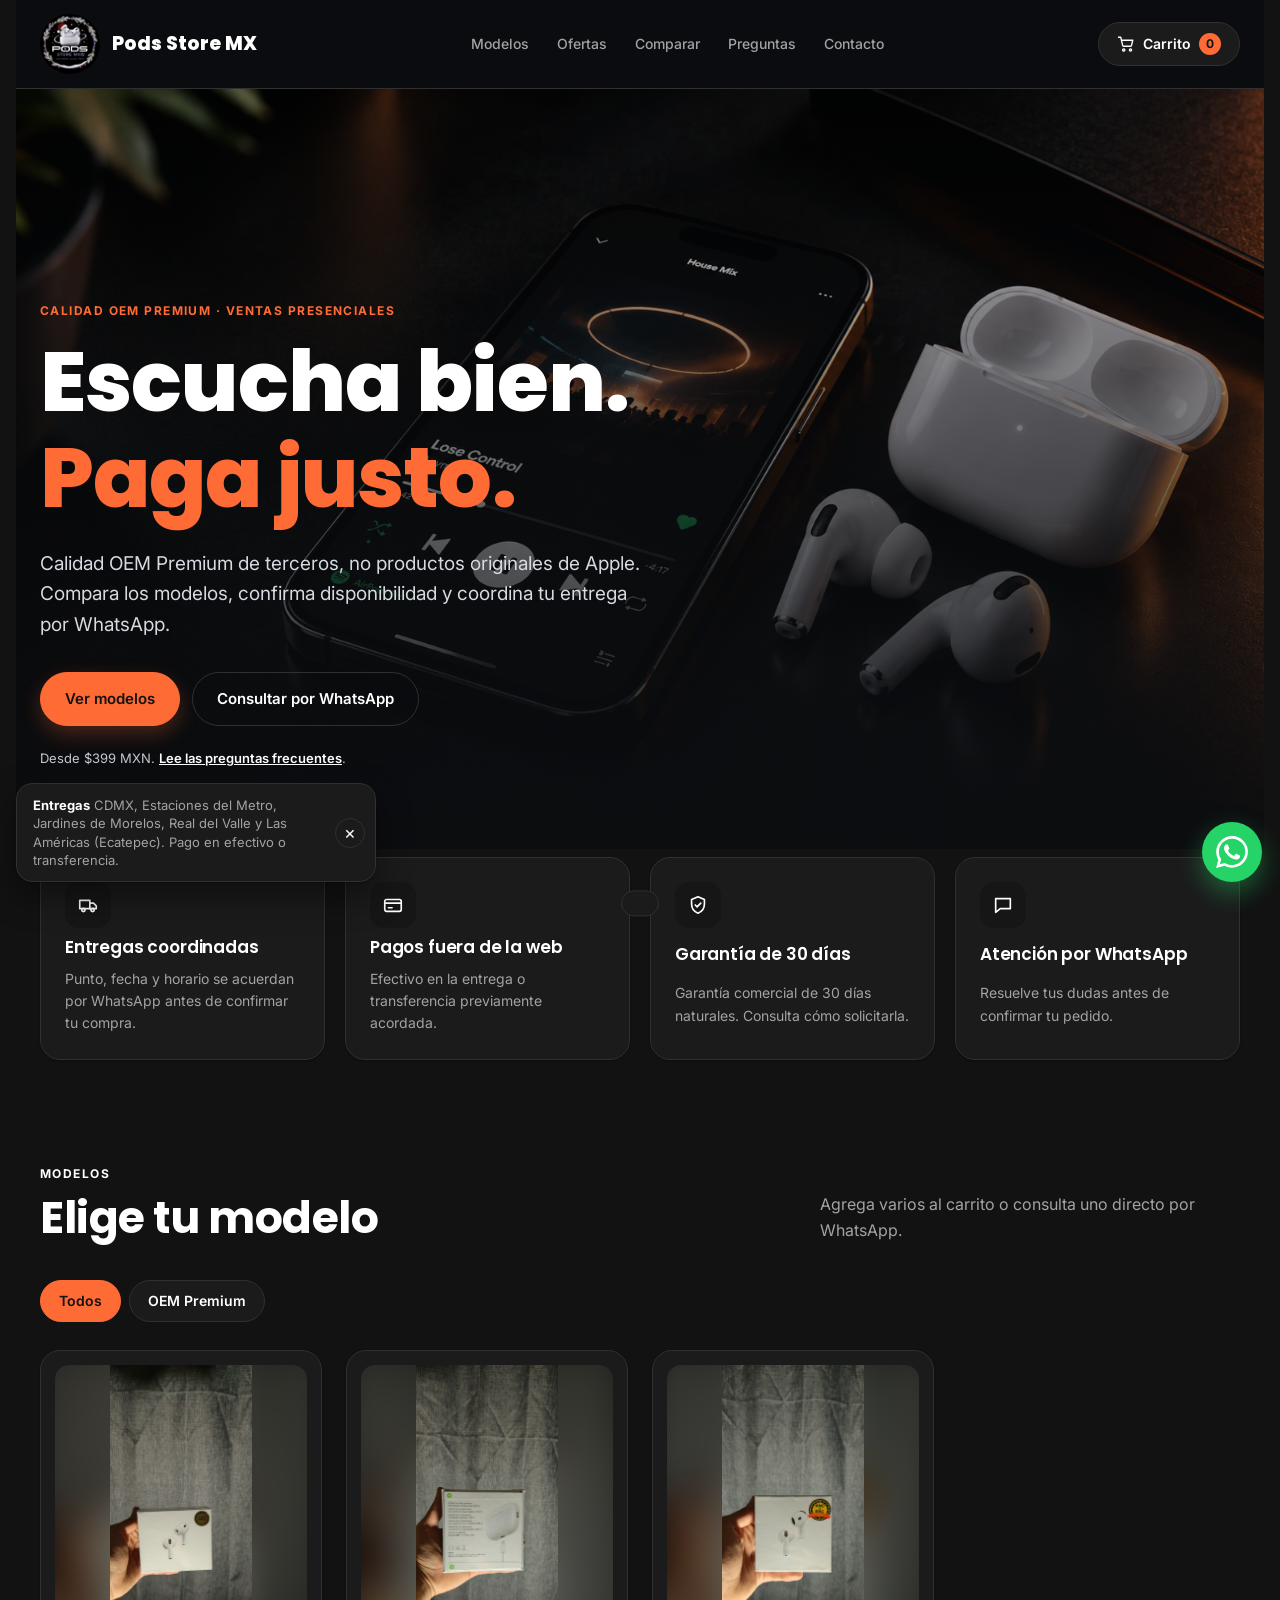
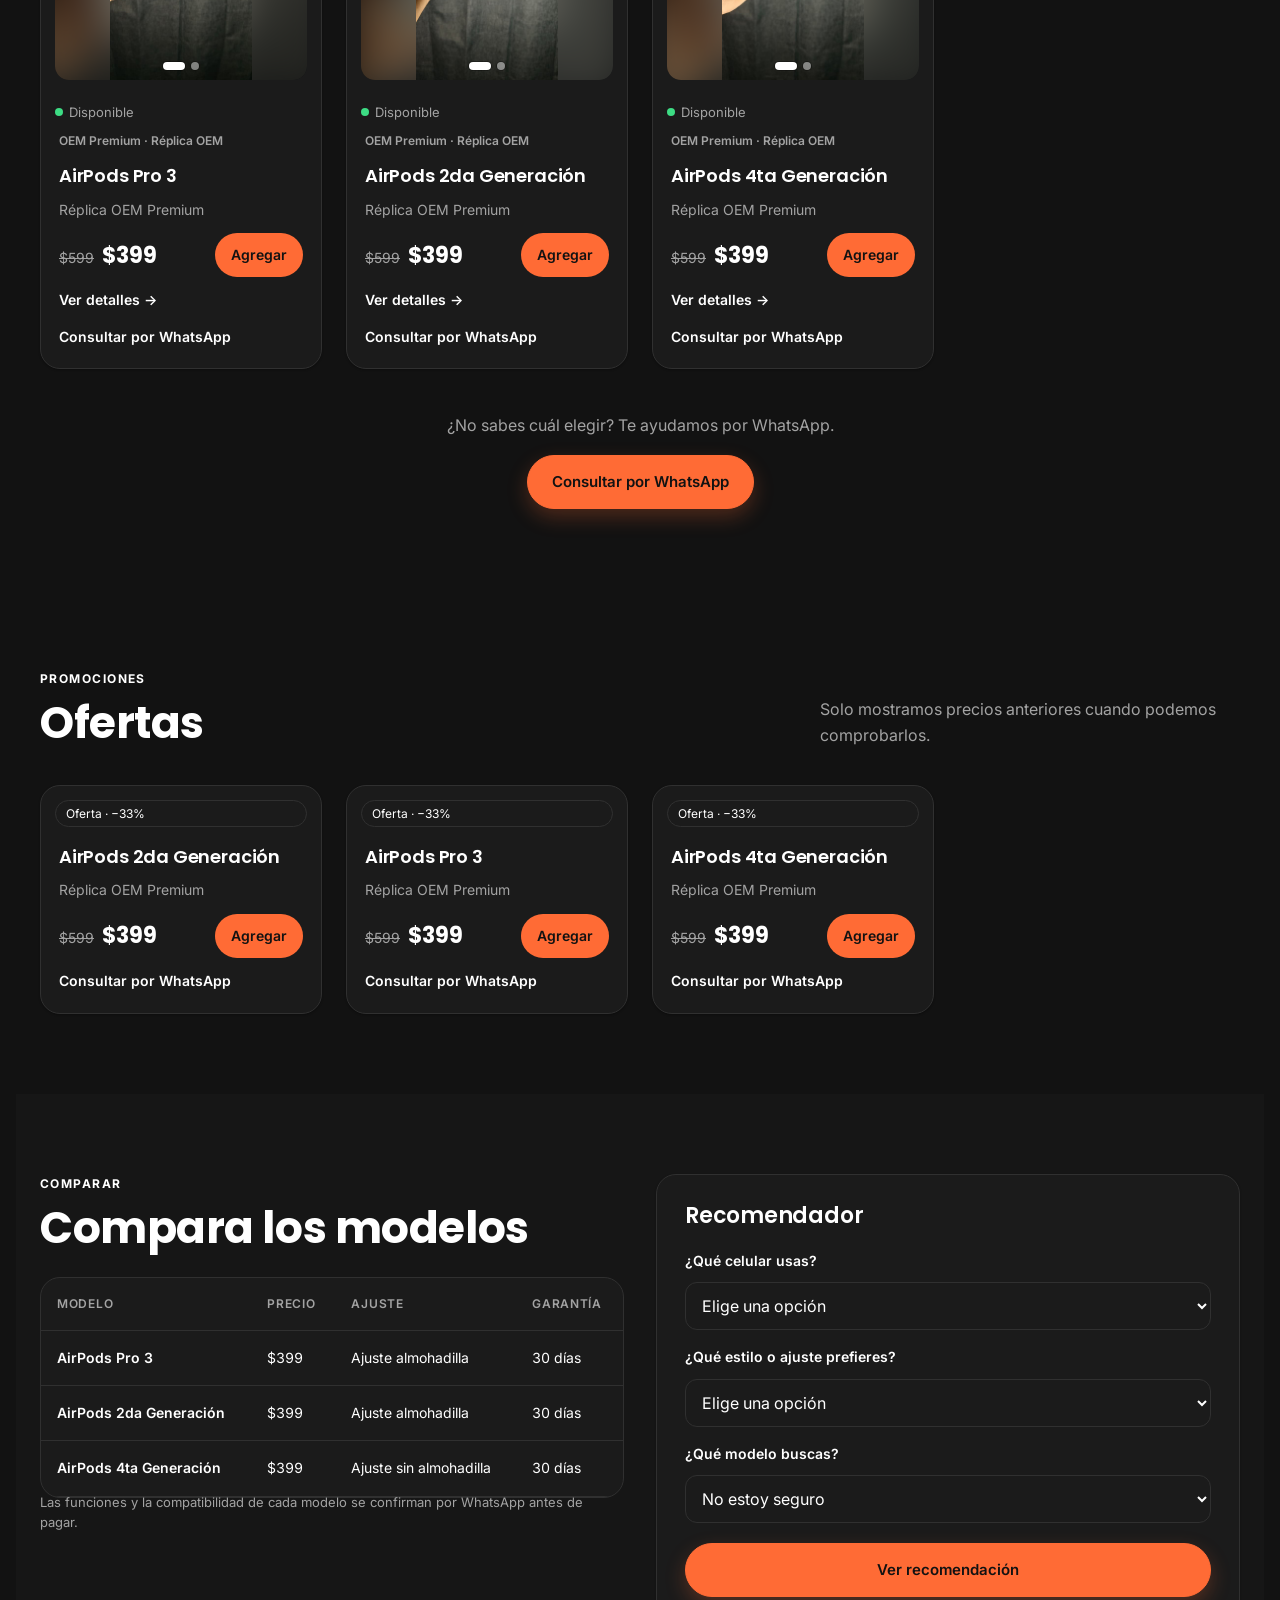
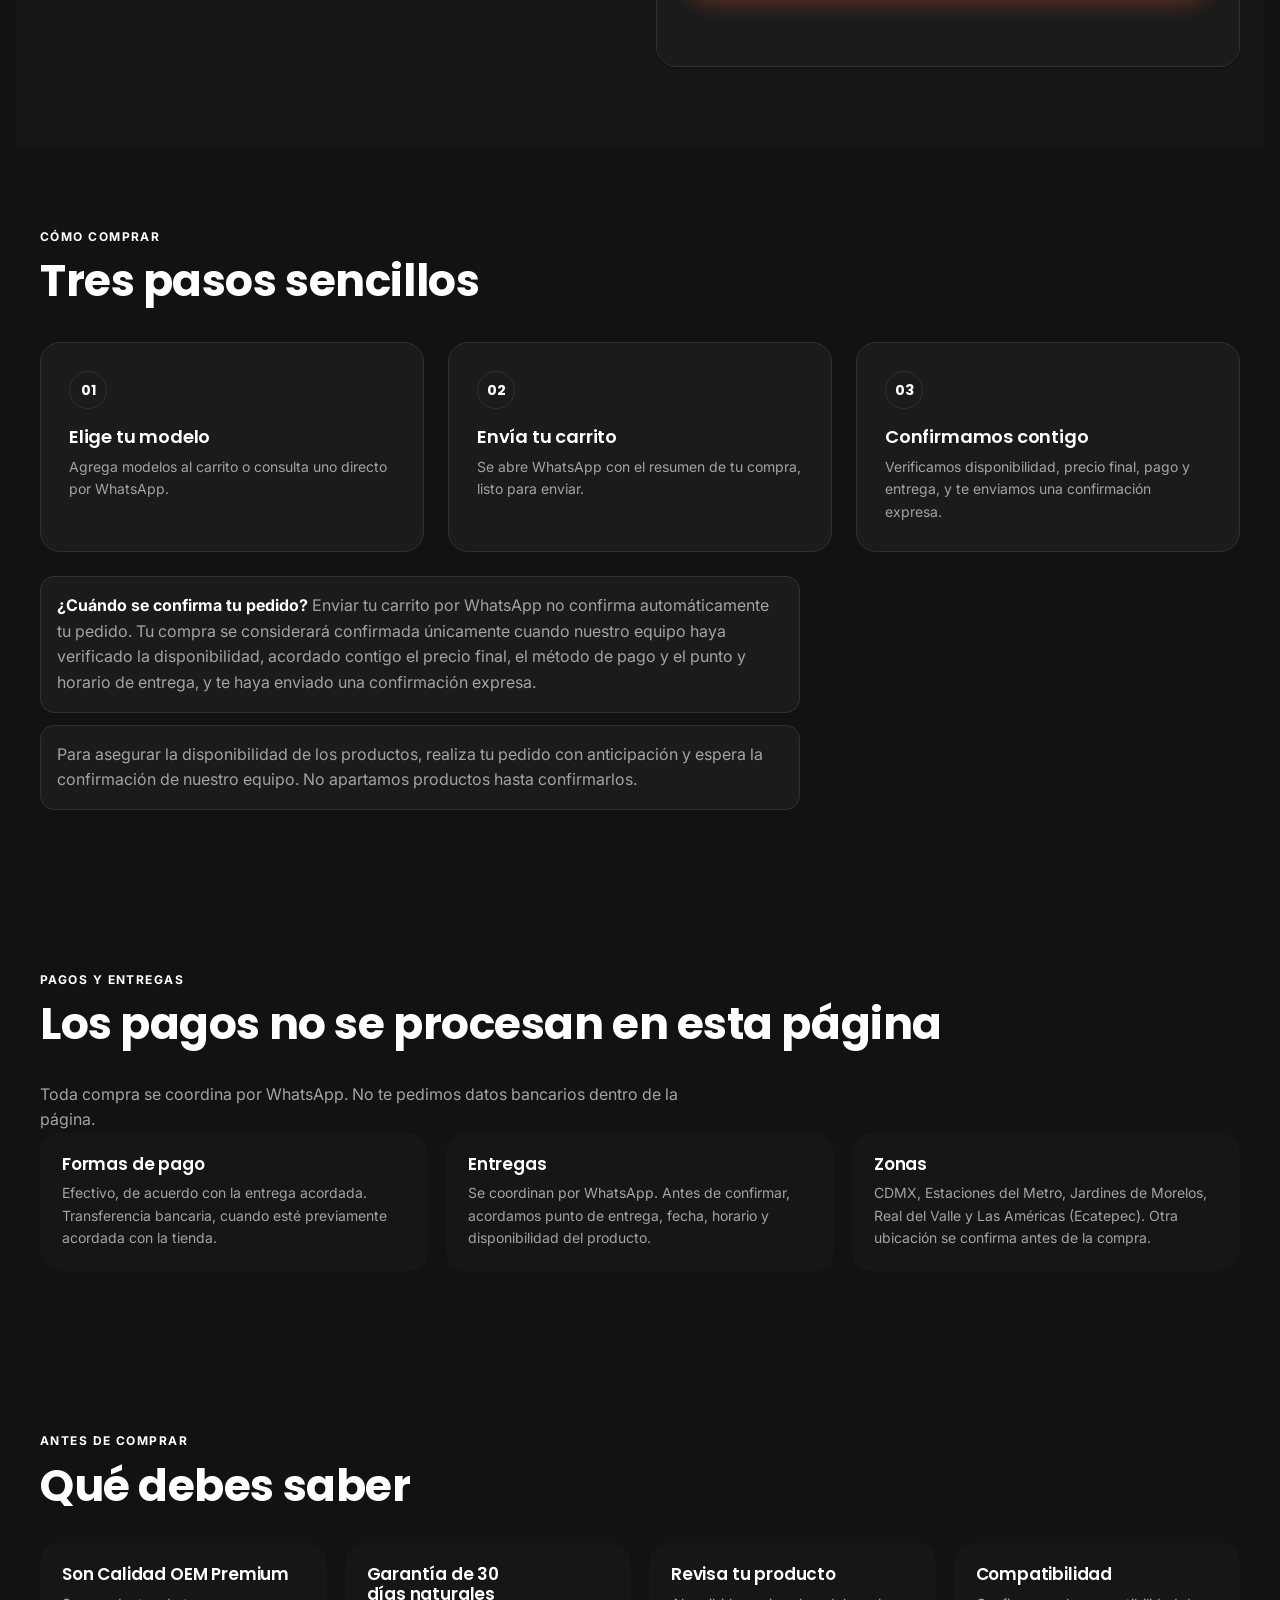
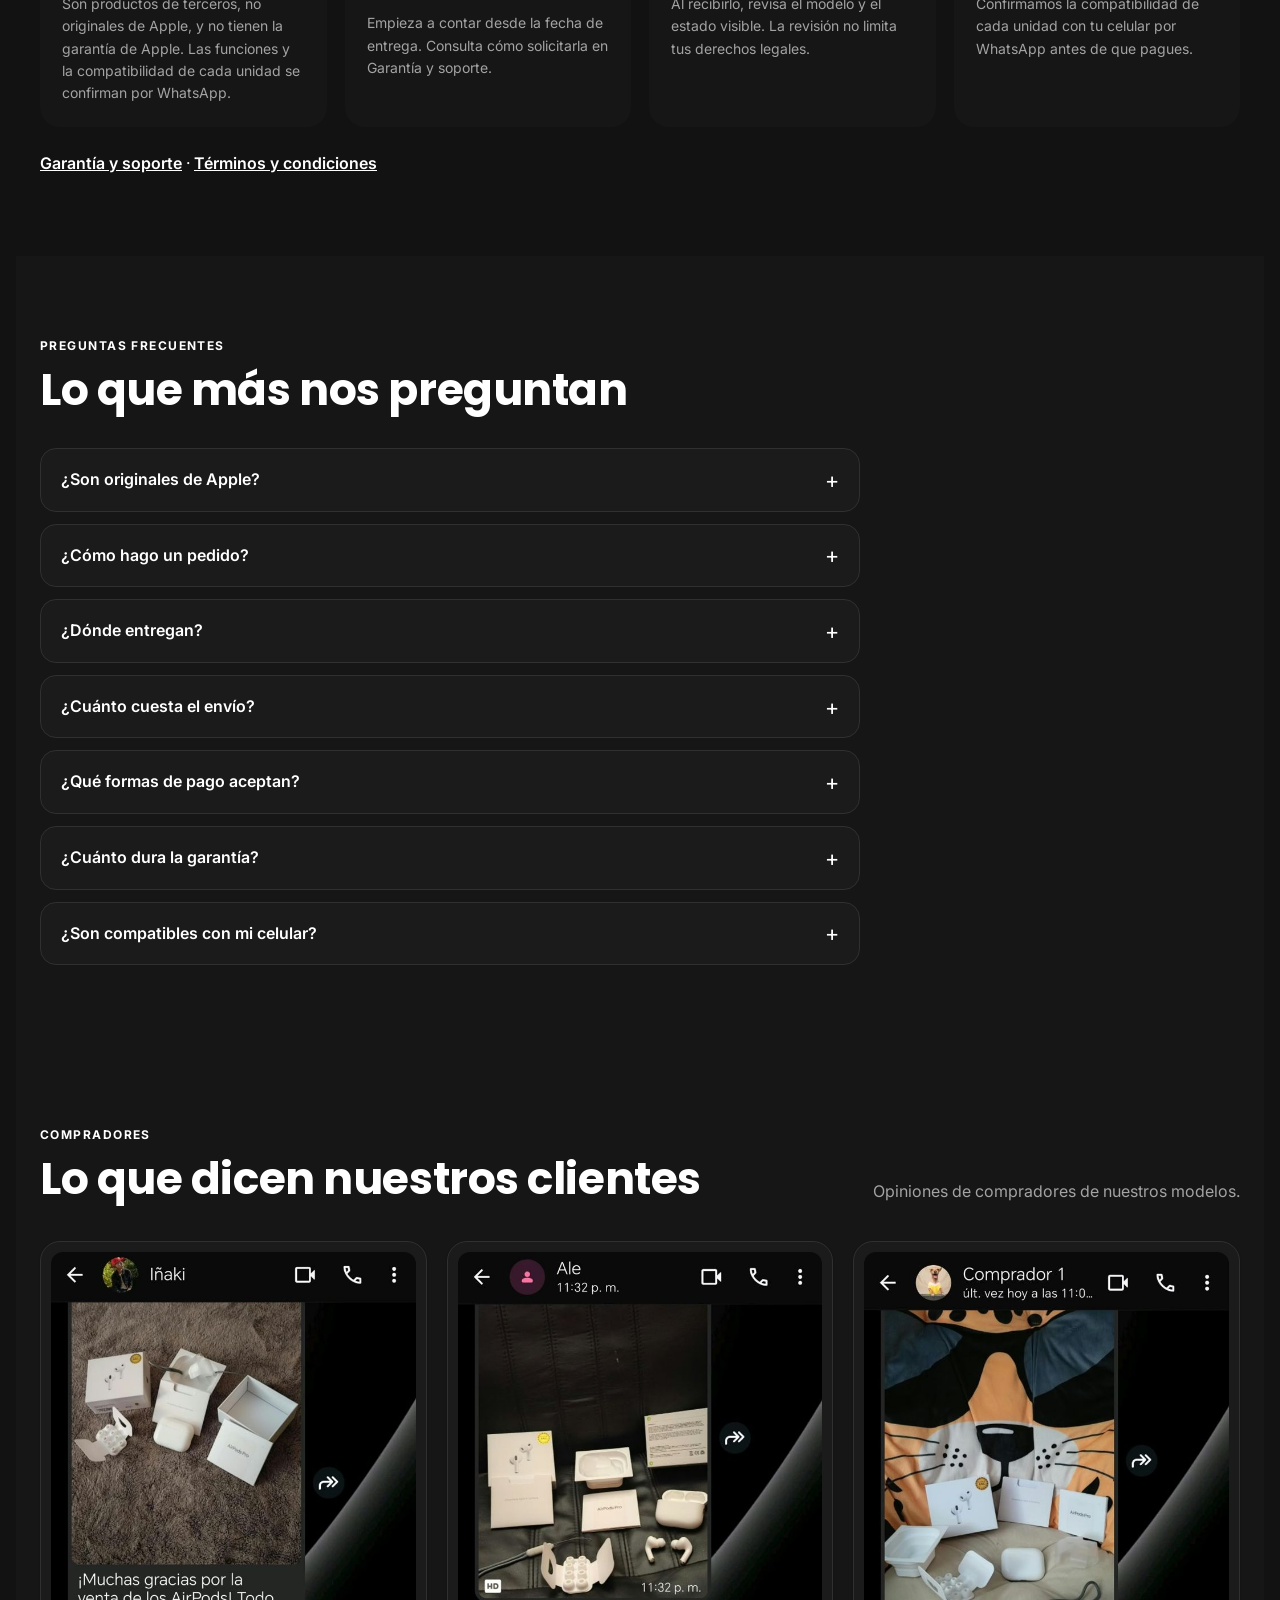
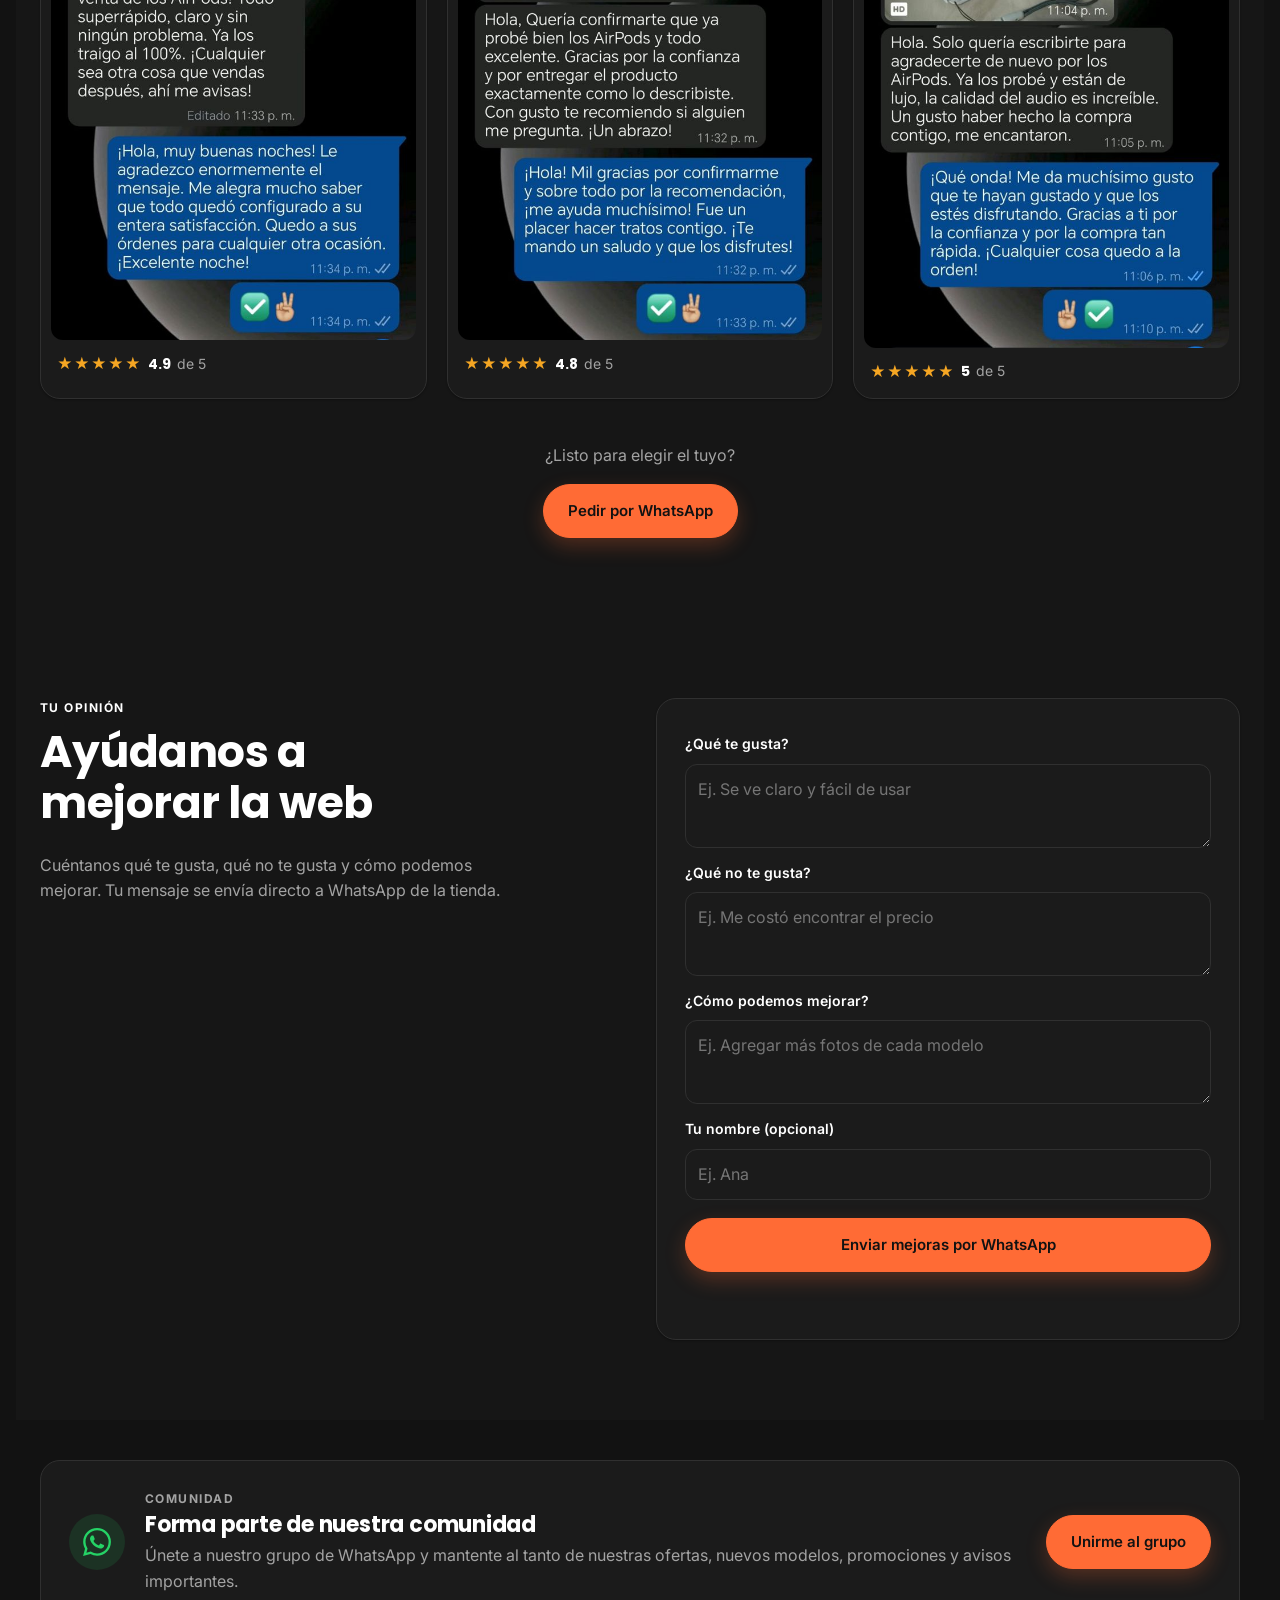
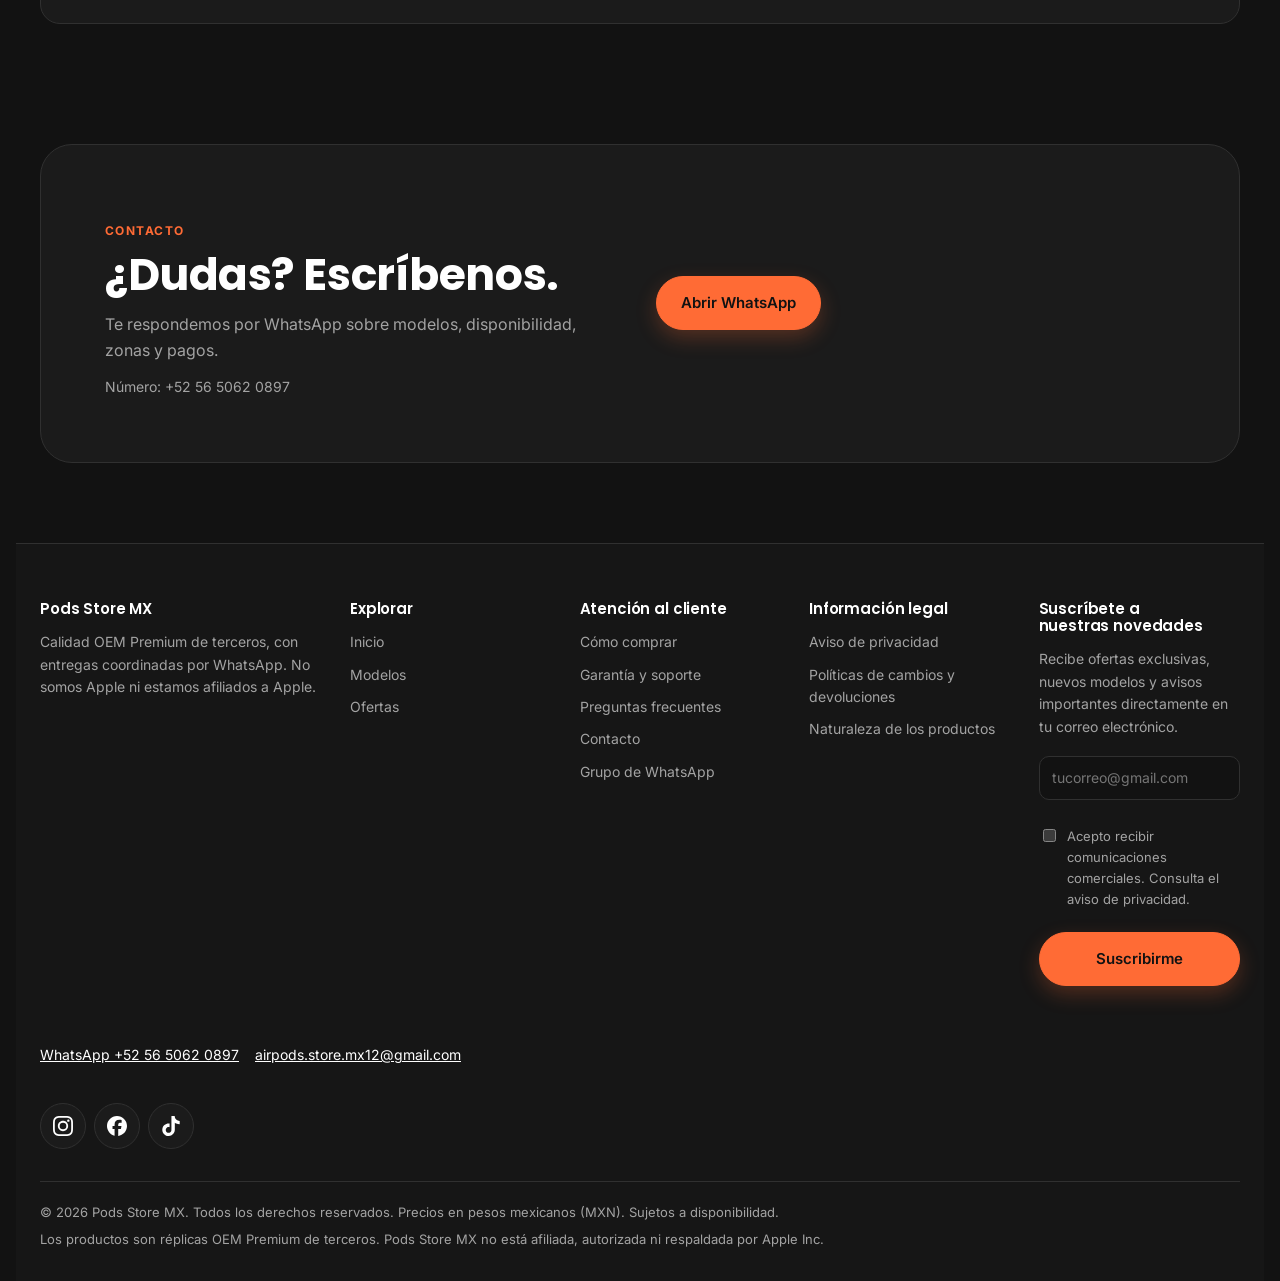
<file: index.html>
<!doctype html>
<html lang="es">
<head>
  <meta charset="utf-8" />
  <meta name="viewport" content="width=device-width, initial-scale=1, viewport-fit=cover" />
  <meta name="description" content="Pods Store MX: réplicas OEM Premium de terceros, con entregas coordinadas por WhatsApp. No son productos originales de Apple." />
  <meta name="robots" content="index, follow" />
  <meta name="theme-color" content="#121212" />
  <meta property="og:type" content="website" />
  <meta property="og:site_name" content="Pods Store MX" />
  <meta property="og:title" content="Pods Store MX | Réplicas OEM Premium con entrega local" />
  <meta property="og:description" content="Pods Store MX: réplicas OEM Premium de terceros, con entregas coordinadas por WhatsApp. No son productos originales de Apple." />
  <meta property="og:image" content="img/products/fondo.png" />
  <title>Pods Store MX | OEM Premium </title>
  <link rel="preconnect" href="https://fonts.googleapis.com" />
  <link rel="preconnect" href="https://fonts.gstatic.com" crossorigin />
  <link href="https://fonts.googleapis.com/css2?family=Inter:wght@400;500;600;700&family=Poppins:wght@600;700;800&display=swap" rel="stylesheet" />
  <link rel="stylesheet" href="css/styles.css" />
  <link rel="icon" type="image/png" href="img/products/favicon.png" />
</head>
<body>

<a class="skip-link" href="#main">Saltar al contenido</a>

<header class="site-header top">
  <div class="wrap bar">
    <a class="brand" href="index.html"><img class="logo" src="img/products/logoNavideño.jpg" alt="" width="40" height="40" />Pods Store MX</a>
    <nav class="links" id="siteNav" aria-label="Principal">
      <a href="#catalogo">Modelos</a>
      <a href="#ofertas">Ofertas</a>
      <a class="js-wholesale" href="#mayoreo" hidden>Mayoreo y menudeo</a>
      <a href="#comparar">Comparar</a>
      <a href="#preguntas">Preguntas</a>
      <a href="#contacto">Contacto</a>
    </nav>
    <button class="cart-btn" id="openCart" aria-haspopup="dialog" aria-label="Abrir carrito"><svg viewBox="0 0 24 24" width="18" height="18" fill="none" stroke="currentColor" stroke-width="1.8" stroke-linecap="round" stroke-linejoin="round" aria-hidden="true"><circle cx="9" cy="20" r="1.5"/><circle cx="18" cy="20" r="1.5"/><path d="M2 3h3l2.6 11.2a1 1 0 0 0 1 .8h9.7a1 1 0 0 0 1-.8L21 7H6"/></svg><span>Carrito</span> <b id="cartCount">0</b></button>
    <button class="menu-btn" type="button" aria-controls="siteNav" aria-expanded="false" aria-label="Abrir menú">
      <span></span><span></span><span></span>
    </button>
  </div>
</header>

<main id="main">
  <section class="hero" id="inicio" aria-labelledby="hero-title">
    <div class="wrap hero-content">
      <p class="eyebrow">Calidad OEM Premium · Ventas presenciales</p>
      <h1 id="hero-title">Escucha bien. <em>Paga justo.</em></h1>
      <p class="lead">Calidad OEM Premium de terceros, no productos originales de Apple. Compara los modelos, confirma disponibilidad y coordina tu entrega por WhatsApp.</p>
      <div class="hero-actions">
        <a class="btn primary" href="#catalogo">Ver modelos</a>
        <a class="btn ghost" data-wa href="#" target="_blank" rel="noopener">Consultar por WhatsApp</a>
      </div>
      <p class="oem-note">Desde <span data-min-price></span> MXN. <a href="#preguntas">Lee las preguntas frecuentes</a>.</p>
    </div>
  </section>

  <section class="benefits" aria-label="Por qué comprar aquí">
    <div class="wrap benefit-grid">
          <article class="benefit">
            <span class="benefit-ico" aria-hidden="true"><svg viewBox="0 0 24 24" fill="none" stroke="currentColor" stroke-width="1.8" stroke-linecap="round" stroke-linejoin="round"><path d="M3 7h11v9H3z"/><path d="M14 10h4l3 3v3h-7"/><circle cx="7" cy="17.5" r="1.8"/><circle cx="17" cy="17.5" r="1.8"/></svg></span>
            <h3>Entregas coordinadas</h3>
            <p>Punto, fecha y horario se acuerdan por WhatsApp antes de confirmar tu compra.</p>
          </article>
          <article class="benefit">
            <span class="benefit-ico" aria-hidden="true"><svg viewBox="0 0 24 24" fill="none" stroke="currentColor" stroke-width="1.8" stroke-linecap="round" stroke-linejoin="round"><rect x="3" y="6" width="18" height="13" rx="2"/><path d="M3 10h18"/><path d="M7 15h4"/></svg></span>
            <h3>Pagos fuera de la web</h3>
            <p>Efectivo en la entrega o transferencia previamente acordada.</p>
          </article>
          <article class="benefit">
            <span class="benefit-ico" aria-hidden="true"><svg viewBox="0 0 24 24" fill="none" stroke="currentColor" stroke-width="1.8" stroke-linecap="round" stroke-linejoin="round"><path d="M12 3l7 3v5c0 4.5-3 8.5-7 10-4-1.5-7-5.5-7-10V6z"/><path d="M9 12l2 2 4-4"/></svg></span>
            <h3>Garantía de 30 días</h3>
            <p>Garantía comercial de 30 días naturales. Consulta cómo solicitarla.</p>
          </article>
          <article class="benefit">
            <span class="benefit-ico" aria-hidden="true"><svg viewBox="0 0 24 24" fill="none" stroke="currentColor" stroke-width="1.8" stroke-linecap="round" stroke-linejoin="round"><path d="M4 5h16v11H9l-5 4z"/></svg></span>
            <h3>Atención por WhatsApp</h3>
            <p>Resuelve tus dudas antes de confirmar tu pedido.</p>
          </article>
    </div>
  </section>

  <section id="catalogo" aria-labelledby="catalogo-title">
    <div class="wrap">
      <div class="sec-head">
        <div>
          <p class="eyebrow">Modelos</p>
          <h2 id="catalogo-title">Elige tu modelo</h2>
        </div>
        <p class="intro">Agrega varios al carrito o consulta uno directo por WhatsApp.</p>
      </div>
      <div class="filters" role="group" aria-label="Filtrar productos" id="filters"></div>
      <div class="grid" id="grid"></div>
      <div class="cta-row">
        <p>¿No sabes cuál elegir? Te ayudamos por WhatsApp.</p>
        <a class="btn primary" data-wa href="#" target="_blank" rel="noopener">Consultar por WhatsApp</a>
      </div>
    </div>
  </section>

  <section id="ofertas" aria-labelledby="ofertas-title" class="offers">
    <div class="wrap">
      <div class="sec-head">
        <div>
          <p class="eyebrow">Promociones</p>
          <h2 id="ofertas-title">Ofertas</h2>
        </div>
        <p class="intro">Solo mostramos precios anteriores cuando podemos comprobarlos.</p>
      </div>
      <div class="grid" id="offersGrid"></div>
    </div>
  </section>

  <section id="mayoreo" class="help" aria-labelledby="mayoreo-title" hidden>
    <div class="wrap">
      <div class="sec-head">
        <div>
          <p class="eyebrow">Modalidad de compra</p>
          <h2 id="mayoreo-title">Mayoreo y menudeo</h2>
        </div>
        <p class="intro">Elige cómo consultar el precio. El precio de mayoreo se aplica según la cantidad.</p>
      </div>
      <div class="mode-toggle" role="group" aria-label="Modalidad">
        <button class="chip" type="button" data-mode="menudeo" aria-pressed="true">Menudeo</button>
        <button class="chip" type="button" data-mode="mayoreo" aria-pressed="false">Mayoreo</button>
      </div>
      <div id="modeMenudeo" class="whole-box">
        <p class="note">Precio individual por pieza.</p>
        <div id="menudeoList"></div>
      </div>
      <div id="modeMayoreo" class="whole-box" hidden>
        <label for="wh-model">Modelo</label>
        <select id="wh-model"></select>
        <label for="wh-qty">Cantidad de piezas</label>
        <input id="wh-qty" type="number" min="1" max="999" value="3" />
        <div class="table-wrap">
          <table class="compare">
            <caption class="sr-only">Precio por cantidad</caption>
            <thead><tr><th scope="col">Cantidad</th><th scope="col">Precio por pieza</th></tr></thead>
            <tbody id="tiersBody"></tbody>
          </table>
        </div>
        <p class="result" id="whResult" role="status" aria-live="polite"></p>
        <a class="btn primary block" id="whWa" href="#" target="_blank" rel="noopener">Cotizar por WhatsApp</a>
      </div>
    </div>
  </section>

  <section id="comparar" class="help" aria-labelledby="comparar-title">
    <div class="wrap help-grid">
      <div>
        <p class="eyebrow">Comparar</p>
        <h2 id="comparar-title">Compara los modelos</h2>
        <div class="table-wrap">
          <table class="compare">
            <caption class="sr-only">Comparativa de modelos</caption>
            <thead>
              <tr><th scope="col">Modelo</th><th scope="col">Precio</th><th scope="col">Ajuste</th><th scope="col">Garantía</th></tr>
            </thead>
            <tbody id="compareBody"></tbody>
          </table>
        </div>
        <p class="note">Las funciones y la compatibilidad de cada modelo se confirman por WhatsApp antes de pagar.</p>
      </div>

      <div class="assist recomendador-box" id="recomendador">
        <h3 id="assist-title">Recomendador</h3>
        <label for="q-device">¿Qué celular usas?</label>
        <select id="q-device">
          <option value="">Elige una opción</option>
          <option value="iphone">iPhone</option>
          <option value="android">Android</option>
        </select>
        <label for="q-style">¿Qué estilo o ajuste prefieres?</label>
        <select id="q-style">
          <option value="">Elige una opción</option>
          <option value="almohadilla">Con almohadilla (ajuste sellado)</option>
          <option value="clasico">Sin almohadilla (estilo clásico)</option>
          <option value="nuevo">Los más nuevos del mercado</option>
        </select>
        <label for="q-model">¿Qué modelo buscas?</label>
        <select id="q-model">
          <option value="">No estoy seguro</option>
          <option value="pro3">Pods Pro Series Plus</option>
          <option value="pro2">Pods Pro Series</option>
          <option value="gen4">Pods Air Series</option>
        </select>
        <button class="btn primary block btn-ver" type="button" id="verRecomendacion">Ver recomendación</button>
        <p class="result" id="assistResult" role="status" aria-live="polite"></p>
      </div>
    </div>
  </section>

  <section id="proceso" aria-labelledby="proceso-title">
    <div class="wrap">
      <p class="eyebrow">Cómo comprar</p>
      <h2 class="steps-title" id="proceso-title">Tres pasos sencillos</h2>
      <div class="steps">
        <article class="step"><span class="n">01</span><h3>Elige tu modelo</h3><p>Agrega modelos al carrito o consulta uno directo por WhatsApp.</p></article>
        <article class="step"><span class="n">02</span><h3>Envía tu carrito</h3><p>Se abre WhatsApp con el resumen de tu compra, listo para enviar.</p></article>
        <article class="step"><span class="n">03</span><h3>Confirmamos contigo</h3><p>Verificamos disponibilidad, precio final, pago y entrega, y te enviamos una confirmación expresa.</p></article>
      </div>
      <div class="callouts">
        <p><strong>¿Cuándo se confirma tu pedido?</strong> Enviar tu carrito por WhatsApp no confirma automáticamente tu pedido. Tu compra se considerará confirmada únicamente cuando nuestro equipo haya verificado la disponibilidad, acordado contigo el precio final, el método de pago y el punto y horario de entrega, y te haya enviado una confirmación expresa.</p>
        <p>Para asegurar la disponibilidad de los productos, realiza tu pedido con anticipación y espera la confirmación de nuestro equipo. No apartamos productos hasta confirmarlos.</p>
      </div>
    </div>
  </section>

  <section id="pagos" class="info" aria-labelledby="pagos-title">
    <div class="wrap">
      <p class="eyebrow">Pagos y entregas</p>
      <h2 id="pagos-title">Los pagos no se procesan en esta página</h2>
      <p class="lead-small">Toda compra se coordina por WhatsApp. No te pedimos datos bancarios dentro de la página.</p>
      <div class="info-grid">
        <article class="info-card">
          <h3>Formas de pago</h3>
          <p>Efectivo, de acuerdo con la entrega acordada. Transferencia bancaria, cuando esté previamente acordada con la tienda.</p>
        </article>
        <article class="info-card">
          <h3>Entregas</h3>
          <p>Se coordinan por WhatsApp. Antes de confirmar, acordamos punto de entrega, fecha, horario y disponibilidad del producto.</p>
        </article>
        <article class="info-card">
          <h3>Zonas</h3>
          <p>CDMX, Estaciones del Metro, Jardines de Morelos, Real del Valle y Las Américas (Ecatepec). Otra ubicación se confirma antes de la compra.</p>
        </article>
      </div>
    </div>
  </section>

  <section class="info" id="informacion" aria-labelledby="info-title">
    <div class="wrap">
      <p class="eyebrow">Antes de comprar</p>
      <h2 id="info-title">Qué debes saber</h2>
      <div class="info-grid">
          <article class="info-card">
            <h3>Son Calidad OEM Premium</h3>
            <p>Son productos de terceros, no originales de Apple, y no tienen la garantía de Apple. Las funciones y la compatibilidad de cada unidad se confirman por WhatsApp.</p>
          </article>
          <article class="info-card">
            <h3>Garantía de 30 días naturales</h3>
            <p>Empieza a contar desde la fecha de entrega. Consulta cómo solicitarla en Garantía y soporte.</p>
          </article>
          <article class="info-card">
            <h3>Revisa tu producto</h3>
            <p>Al recibirlo, revisa el modelo y el estado visible. La revisión no limita tus derechos legales.</p>
          </article>
          <article class="info-card">
            <h3>Compatibilidad</h3>
            <p>Confirmamos la compatibilidad de cada unidad con tu celular por WhatsApp antes de que pagues.</p>
          </article>
      </div>
      <p class="info-link"><a href="garantia.html">Garantía y soporte</a> · <a href="terminos.html">Términos y condiciones</a></p>
    </div>
  </section>

  <section id="preguntas" class="faq" aria-labelledby="faq-title">
    <div class="wrap">
      <p class="eyebrow">Preguntas frecuentes</p>
      <h2 id="faq-title">Lo que más nos preguntan</h2>
      <div class="faq-list">
          <details class="acc">
            <summary>¿Son originales de Apple?</summary>
            <p>No. Son Calidad OEM Premium de terceros. No son productos originales de Apple y no tienen la garantía de Apple.</p>
          </details>
          <details class="acc">
            <summary>¿Cómo hago un pedido?</summary>
            <p>Agrega los modelos al carrito y envíalo por WhatsApp. Tu pedido se confirma cuando te enviemos una confirmación expresa.</p>
          </details>
          <details class="acc">
            <summary>¿Dónde entregan?</summary>
            <p>Las entregas se coordinan por WhatsApp en CDMX, Estaciones del Metro, Jardines de Morelos, Real del Valle y Las Américas (Ecatepec).</p>
          </details>
          <details class="acc">
            <summary>¿Cuánto cuesta el envío?</summary>
            <p>Se confirma por WhatsApp al hacer tu pedido. Cualquier costo de entrega se informa antes de confirmar tu compra.</p>
          </details>
          <details class="acc">
            <summary>¿Qué formas de pago aceptan?</summary>
            <p>Efectivo en la entrega, o transferencia previamente acordada. Los pagos no se procesan en la página.</p>
          </details>
          <details class="acc">
            <summary>¿Cuánto dura la garantía?</summary>
            <p>30 días naturales desde la fecha de entrega. Consulta los pasos en Garantía y soporte.</p>
          </details>
          <details class="acc">
            <summary>¿Son compatibles con mi celular?</summary>
            <p>Confirmamos la compatibilidad de cada unidad con tu celular por WhatsApp antes de que pagues.</p>
          </details>
      </div>
    </div>
  </section>

  <section class="reviews" id="referencias" aria-labelledby="referencias-title">
    <div class="wrap">
      <div class="sec-head">
        <div>
          <p class="eyebrow">Compradores</p>
          <h2 id="referencias-title">Lo que dicen nuestros clientes</h2>
        </div>
        <p class="intro">Opiniones de compradores de nuestros modelos.</p>
      </div>
      <div class="ref-grid" id="refGrid"></div>
      <div class="cta-row">
        <p>¿Listo para elegir el tuyo?</p>
        <a class="btn primary" data-wa href="#" target="_blank" rel="noopener">Pedir por WhatsApp</a>
      </div>
    </div>
  </section>

  <section class="help feedback" id="mejoras" aria-labelledby="mejoras-title">
    <div class="wrap help-grid">
      <div>
        <p class="eyebrow">Tu opinión</p>
        <h2 id="mejoras-title">Ayúdanos a mejorar la web</h2>
        <p class="feedback-intro">Cuéntanos qué te gusta, qué no te gusta y cómo podemos mejorar. Tu mensaje se envía directo a WhatsApp de la tienda.</p>
      </div>
      <form class="assist feedback-form" id="mejorasForm">
        <label for="fb-like">¿Qué te gusta?</label>
        <textarea id="fb-like" placeholder="Ej. Se ve claro y fácil de usar"></textarea>
        <label for="fb-dislike">¿Qué no te gusta?</label>
        <textarea id="fb-dislike" placeholder="Ej. Me costó encontrar el precio"></textarea>
        <label for="fb-improve">¿Cómo podemos mejorar?</label>
        <textarea id="fb-improve" placeholder="Ej. Agregar más fotos de cada modelo"></textarea>
        <label for="fb-name">Tu nombre (opcional)</label>
        <input id="fb-name" autocomplete="name" placeholder="Ej. Ana" />
        <button class="btn primary block" type="submit">Enviar mejoras por WhatsApp</button>
        <p class="result" id="fbResult" role="status" aria-live="polite"></p>
      </form>
    </div>
  </section>

  <section id="comunidad" class="community" aria-labelledby="comunidad-title">
    <div class="wrap">
      <div class="community-box">
        <span class="community-ico" aria-hidden="true">
          <svg viewBox="0 0 24 24" aria-hidden="true" focusable="false"><path d="M17.472 14.382c-.297-.149-1.758-.867-2.03-.967-.273-.099-.471-.148-.67.15-.197.297-.767.966-.94 1.164-.173.199-.347.223-.644.075-.297-.15-1.255-.463-2.39-1.475-.883-.788-1.48-1.761-1.653-2.059-.173-.297-.018-.458.13-.606.134-.133.298-.347.446-.52.149-.174.198-.298.298-.497.099-.198.05-.371-.025-.52-.075-.149-.669-1.612-.916-2.207-.242-.579-.487-.5-.669-.51-.173-.008-.371-.01-.57-.01-.198 0-.52.074-.792.372-.272.297-1.04 1.016-1.04 2.479 0 1.462 1.065 2.875 1.213 3.074.149.198 2.096 3.2 5.077 4.487.709.306 1.262.489 1.694.625.712.227 1.36.195 1.871.118.571-.085 1.758-.719 2.006-1.413.248-.694.248-1.289.173-1.413-.074-.124-.272-.198-.57-.347m-5.421 7.403h-.004a9.87 9.87 0 01-5.031-1.378l-.361-.214-3.741.982.998-3.648-.235-.374a9.86 9.86 0 01-1.51-5.26c.001-5.45 4.436-9.884 9.888-9.884 2.64 0 5.122 1.03 6.988 2.898a9.825 9.825 0 012.893 6.994c-.003 5.45-4.437 9.884-9.885 9.884m8.413-18.297A11.815 11.815 0 0012.05 0C5.495 0 .16 5.335.157 11.892c0 2.096.547 4.142 1.588 5.945L.057 24l6.305-1.654a11.882 11.882 0 005.683 1.448h.005c6.554 0 11.89-5.335 11.893-11.893a11.821 11.821 0 00-3.48-8.413Z"/></svg>
        </span>
        <div>
          <p class="eyebrow">Comunidad</p>
          <h2 id="comunidad-title">Forma parte de nuestra comunidad</h2>
          <p>Únete a nuestro grupo de WhatsApp y mantente al tanto de nuestras ofertas, nuevos modelos, promociones y avisos importantes.</p>
        </div>
        <a class="btn primary" data-group href="#" target="_blank" rel="noopener" hidden>Unirme al grupo</a>
        <p class="soon" id="groupSoon" hidden>Próximamente estará disponible el grupo de WhatsApp.</p>
      </div>
    </div>
  </section>

  <section id="contacto" aria-labelledby="contacto-title">
    <div class="wrap">
      <div class="contact">
        <div>
          <p class="eyebrow">Contacto</p>
          <h2 id="contacto-title">¿Dudas? Escríbenos.</h2>
          <p>Te respondemos por WhatsApp sobre modelos, disponibilidad, zonas y pagos.</p>
          <p class="copy">Número: <span data-phone></span></p>
        </div>
        <div>
          <a class="btn primary" data-wa href="#" target="_blank" rel="noopener">Abrir WhatsApp</a>
        </div>
      </div>
    </div>
  </section>
</main>

<footer class="site-footer">
  <div class="wrap">
    <div class="foot-cols">
      <div class="foot-col foot-brand">
        <h3>Pods Store MX</h3>
        <p>Calidad OEM Premium de terceros, con entregas coordinadas por WhatsApp. No somos Apple ni estamos afiliados a Apple.</p>
      </div>
      <nav class="foot-col" aria-labelledby="foot-explorar">
        <h3 id="foot-explorar">Explorar</h3>
        <a href="index.html">Inicio</a>
        <a href="#catalogo">Modelos</a>
        <a href="#ofertas">Ofertas</a>
        <a class="js-wholesale" href="#mayoreo" hidden>Mayoreo y menudeo</a>
      </nav>
      <nav class="foot-col" aria-labelledby="foot-atencion">
        <h3 id="foot-atencion">Atención al cliente</h3>
        <a href="#proceso">Cómo comprar</a>
        <a href="garantia.html">Garantía y soporte</a>
        <a href="#preguntas">Preguntas frecuentes</a>
        <a href="#contacto">Contacto</a>
        <a data-group href="#" target="_blank" rel="noopener" hidden>Grupo de WhatsApp</a>
      </nav>
      <nav class="foot-col" aria-labelledby="foot-legal">
        <h3 id="foot-legal">Información legal</h3>
        <a href="privacidad.html">Aviso de privacidad</a>
        <a href="terminos.html#devoluciones">Políticas de cambios y devoluciones</a>
        <a href="terminos.html#marca">Naturaleza de los productos</a>
      </nav>
      <form class="foot-col subscribe" id="subForm" novalidate>
        <h3>Suscríbete a nuestras novedades</h3>
        <p>Recibe ofertas exclusivas, nuevos modelos y avisos importantes directamente en tu correo electrónico.</p>
        <label class="sr-only" for="subEmail">Correo electrónico</label>
        <input id="subEmail" type="email" placeholder="tucorreo@gmail.com" autocomplete="email" />
        <label class="check"><input type="checkbox" id="subConsent" /><span>Acepto recibir comunicaciones comerciales. Consulta el <a href="privacidad.html">aviso de privacidad</a>.</span></label>
        <button class="btn primary block" type="submit">Suscribirme</button>
        <p class="sub-msg" id="subMsg" role="status" aria-live="polite"></p>
      </form>
    </div>
    <div class="foot-contact">
      <a data-wa href="#" target="_blank" rel="noopener">WhatsApp <span data-phone></span></a>
      <a data-email href="#" hidden></a>
    </div>
    <div class="foot-social" aria-label="Redes sociales">
          <a
            class="social-link"
            data-social="instagram"
            href="#"
            target="_blank"
            rel="noopener"
            aria-label="Instagram"
            title="Instagram"
            hidden
            ><svg viewBox="0 0 24 24" aria-hidden="true" focusable="false">
              <path
                d="M7.0301.084c-1.2768.0602-2.1487.264-2.911.5634-.7888.3075-1.4575.72-2.1228 1.3877-.6652.6677-1.075 1.3368-1.3802 2.127-.2954.7638-.4956 1.6365-.552 2.914-.0564 1.2775-.0689 1.6882-.0626 4.947.0062 3.2586.0206 3.6671.0825 4.9473.061 1.2765.264 2.1482.5635 2.9107.308.7889.72 1.4573 1.388 2.1228.6679.6655 1.3365 1.0743 2.1285 1.38.7632.295 1.6361.4961 2.9134.552 1.2773.056 1.6884.069 4.9462.0627 3.2578-.0062 3.668-.0207 4.9478-.0814 1.28-.0607 2.147-.2652 2.9098-.5633.7889-.3086 1.4578-.72 2.1228-1.3881.665-.6682 1.0745-1.3378 1.3795-2.1284.2957-.7632.4966-1.636.552-2.9124.056-1.2809.0692-1.6898.063-4.948-.0063-3.2583-.021-3.6668-.0817-4.9465-.0607-1.2797-.264-2.1487-.5633-2.9117-.3084-.7889-.72-1.4568-1.3876-2.1228C21.2982 1.33 20.628.9208 19.8378.6165 19.074.321 18.2017.1197 16.9244.0645 15.6471.0093 15.236-.005 11.977.0014 8.718.0076 8.31.0215 7.0301.0839m.1402 21.6932c-1.17-.0509-1.8053-.2453-2.2287-.408-.5606-.216-.96-.4771-1.3819-.895-.422-.4178-.6811-.8186-.9-1.378-.1644-.4234-.3624-1.058-.4171-2.228-.0595-1.2645-.072-1.6442-.079-4.848-.007-3.2037.0053-3.583.0607-4.848.05-1.169.2456-1.805.408-2.2282.216-.5613.4762-.96.895-1.3816.4188-.4217.8184-.6814 1.3783-.9003.423-.1651 1.0575-.3614 2.227-.4171 1.2655-.06 1.6447-.072 4.848-.079 3.2033-.007 3.5835.005 4.8495.0608 1.169.0508 1.8053.2445 2.228.408.5608.216.96.4754 1.3816.895.4217.4194.6816.8176.9005 1.3787.1653.4217.3617 1.056.4169 2.2263.0602 1.2655.0739 1.645.0796 4.848.0058 3.203-.0055 3.5834-.061 4.848-.051 1.17-.245 1.8055-.408 2.2294-.216.5604-.4763.96-.8954 1.3814-.419.4215-.8181.6811-1.3783.9-.4224.1649-1.0577.3617-2.2262.4174-1.2656.0595-1.6448.072-4.8493.079-3.2045.007-3.5825-.006-4.848-.0608M16.953 5.5864A1.44 1.44 0 1 0 18.39 4.144a1.44 1.44 0 0 0-1.437 1.4424M5.8385 12.012c.0067 3.4032 2.7706 6.1557 6.173 6.1493 3.4026-.0065 6.157-2.7701 6.1506-6.1733-.0065-3.4032-2.771-6.1565-6.174-6.1498-3.403.0067-6.156 2.771-6.1496 6.1738M8 12.0077a4 4 0 1 1 4.008 3.9921A3.9996 3.9996 0 0 1 8 12.0077"
              /></svg
          ></a>
          <a
            class="social-link"
            data-social="facebook"
            href="#"
            target="_blank"
            rel="noopener"
            aria-label="Facebook"
            title="Facebook"
            hidden
            ><svg viewBox="0 0 24 24" aria-hidden="true" focusable="false">
              <path
                d="M9.101 23.691v-7.98H6.627v-3.667h2.474v-1.58c0-4.085 1.848-5.978 5.858-5.978.401 0 .955.042 1.468.103a8.68 8.68 0 0 1 1.141.195v3.325a8.623 8.623 0 0 0-.653-.036 26.805 26.805 0 0 0-.733-.009c-.707 0-1.259.096-1.675.309a1.686 1.686 0 0 0-.679.622c-.258.42-.374.995-.374 1.752v1.297h3.919l-.386 2.103-.287 1.564h-3.246v8.245C19.396 23.238 24 18.179 24 12.044c0-6.627-5.373-12-12-12s-12 5.373-12 12c0 5.628 3.874 10.35 9.101 11.647Z"
              /></svg
          ></a>
          <a
            class="social-link"
            data-social="tiktok"
            href="#"
            target="_blank"
            rel="noopener"
            aria-label="TikTok"
            title="TikTok"
            hidden
            ><svg viewBox="0 0 24 24" aria-hidden="true" focusable="false">
              <path
                d="M12.525.02c1.31-.02 2.61-.01 3.91-.02.08 1.53.63 3.09 1.75 4.17 1.12 1.11 2.7 1.62 4.24 1.79v4.03c-1.44-.05-2.89-.35-4.2-.97-.57-.26-1.1-.59-1.62-.93-.01 2.92.01 5.84-.02 8.75-.08 1.4-.54 2.79-1.35 3.94-1.31 1.92-3.58 3.17-5.91 3.21-1.43.08-2.86-.31-4.08-1.03-2.02-1.19-3.44-3.37-3.65-5.71-.02-.5-.03-1-.01-1.49.18-1.9 1.12-3.72 2.58-4.96 1.66-1.44 3.98-2.13 6.15-1.72.02 1.48-.04 2.96-.04 4.44-.99-.32-2.15-.23-3.02.37-.63.41-1.11 1.04-1.36 1.75-.21.51-.15 1.07-.14 1.61.24 1.64 1.82 3.02 3.5 2.87 1.12-.01 2.19-.66 2.77-1.61.19-.33.4-.67.41-1.06.1-1.79.06-3.57.07-5.36.01-4.03-.01-8.05.02-12.07z"
              /></svg
          ></a>
        </div>
        
    <div class="foot-bottom">
      <p>© <span id="year">2026</span> Pods Store MX. Todos los derechos reservados. Precios en pesos mexicanos (MXN). Sujetos a disponibilidad.</p>
      <p>Los productos son réplicas OEM Premium de terceros. Pods Store MX no está afiliada, autorizada ni respaldada por Apple Inc.</p>
    </div>
  </div>
</footer>

<a class="wa-float" data-wa href="#" target="_blank" rel="noopener" aria-label="Escribir por WhatsApp">
  <svg viewBox="0 0 24 24" aria-hidden="true" focusable="false">
        <path
          d="M17.472 14.382c-.297-.149-1.758-.867-2.03-.967-.273-.099-.471-.148-.67.15-.197.297-.767.966-.94 1.164-.173.199-.347.223-.644.075-.297-.15-1.255-.463-2.39-1.475-.883-.788-1.48-1.761-1.653-2.059-.173-.297-.018-.458.13-.606.134-.133.298-.347.446-.52.149-.174.198-.298.298-.497.099-.198.05-.371-.025-.52-.075-.149-.669-1.612-.916-2.207-.242-.579-.487-.5-.669-.51-.173-.008-.371-.01-.57-.01-.198 0-.52.074-.792.372-.272.297-1.04 1.016-1.04 2.479 0 1.462 1.065 2.875 1.213 3.074.149.198 2.096 3.2 5.077 4.487.709.306 1.262.489 1.694.625.712.227 1.36.195 1.871.118.571-.085 1.758-.719 2.006-1.413.248-.694.248-1.289.173-1.413-.074-.124-.272-.198-.57-.347m-5.421 7.403h-.004a9.87 9.87 0 01-5.031-1.378l-.361-.214-3.741.982.998-3.648-.235-.374a9.86 9.86 0 01-1.51-5.26c.001-5.45 4.436-9.884 9.888-9.884 2.64 0 5.122 1.03 6.988 2.898a9.825 9.825 0 012.893 6.994c-.003 5.45-4.437 9.884-9.885 9.884m8.413-18.297A11.815 11.815 0 0012.05 0C5.495 0 .16 5.335.157 11.892c0 2.096.547 4.142 1.588 5.945L.057 24l6.305-1.654a11.882 11.882 0 005.683 1.448h.005c6.554 0 11.89-5.335 11.893-11.893a11.821 11.821 0 00-3.48-8.413Z"
        />
      </svg>
</a>

<div class="scrim" id="scrim"></div>
<aside class="drawer" id="drawer" role="dialog" aria-modal="true" aria-labelledby="drawerTitle">
  <header class="drawer-head">
    <h3 id="drawerTitle">Tu carrito</h3>
    <button class="close" id="closeCart">Cerrar</button>
  </header>
  <div class="lines" id="lines"></div>
  <div class="total"><span>Total estimado</span><span id="total">$0</span></div>
  <div class="field">
    <label for="name">Tu nombre</label>
    <input id="name" autocomplete="name" placeholder="Ej. Juan Pérez" />
  </div>
  <div class="field">
    <label for="note">Zona de entrega y nota</label>
    <textarea id="note" placeholder="Ej. Real del Valle, por la tarde"></textarea>
  </div>
  <p class="cart-note">Enviar tu carrito por WhatsApp no confirma automáticamente tu pedido. Se confirma únicamente cuando nuestro equipo verifique disponibilidad, precio final, forma de pago y entrega, y te envíe una confirmación expresa.</p>
  <a class="btn primary block" id="sendWa" href="#" target="_blank" rel="noopener" aria-disabled="true">Continuar por WhatsApp</a>
</aside>

<div class="toast" id="toast" role="status" aria-live="polite"></div>

<aside class="notice" id="notice" aria-label="Entregas y pagos">
  <p><strong>Entregas</strong> CDMX, Estaciones del Metro, Jardines de Morelos, Real del Valle y Las Américas (Ecatepec). Pago en efectivo o transferencia.</p>
  <button class="notice-x" id="noticeClose" type="button" aria-label="Cerrar aviso">×</button>
</aside>

<script src="js/config.js"></script>
<script src="js/app.js"></script>
</body>
</html>
</file>
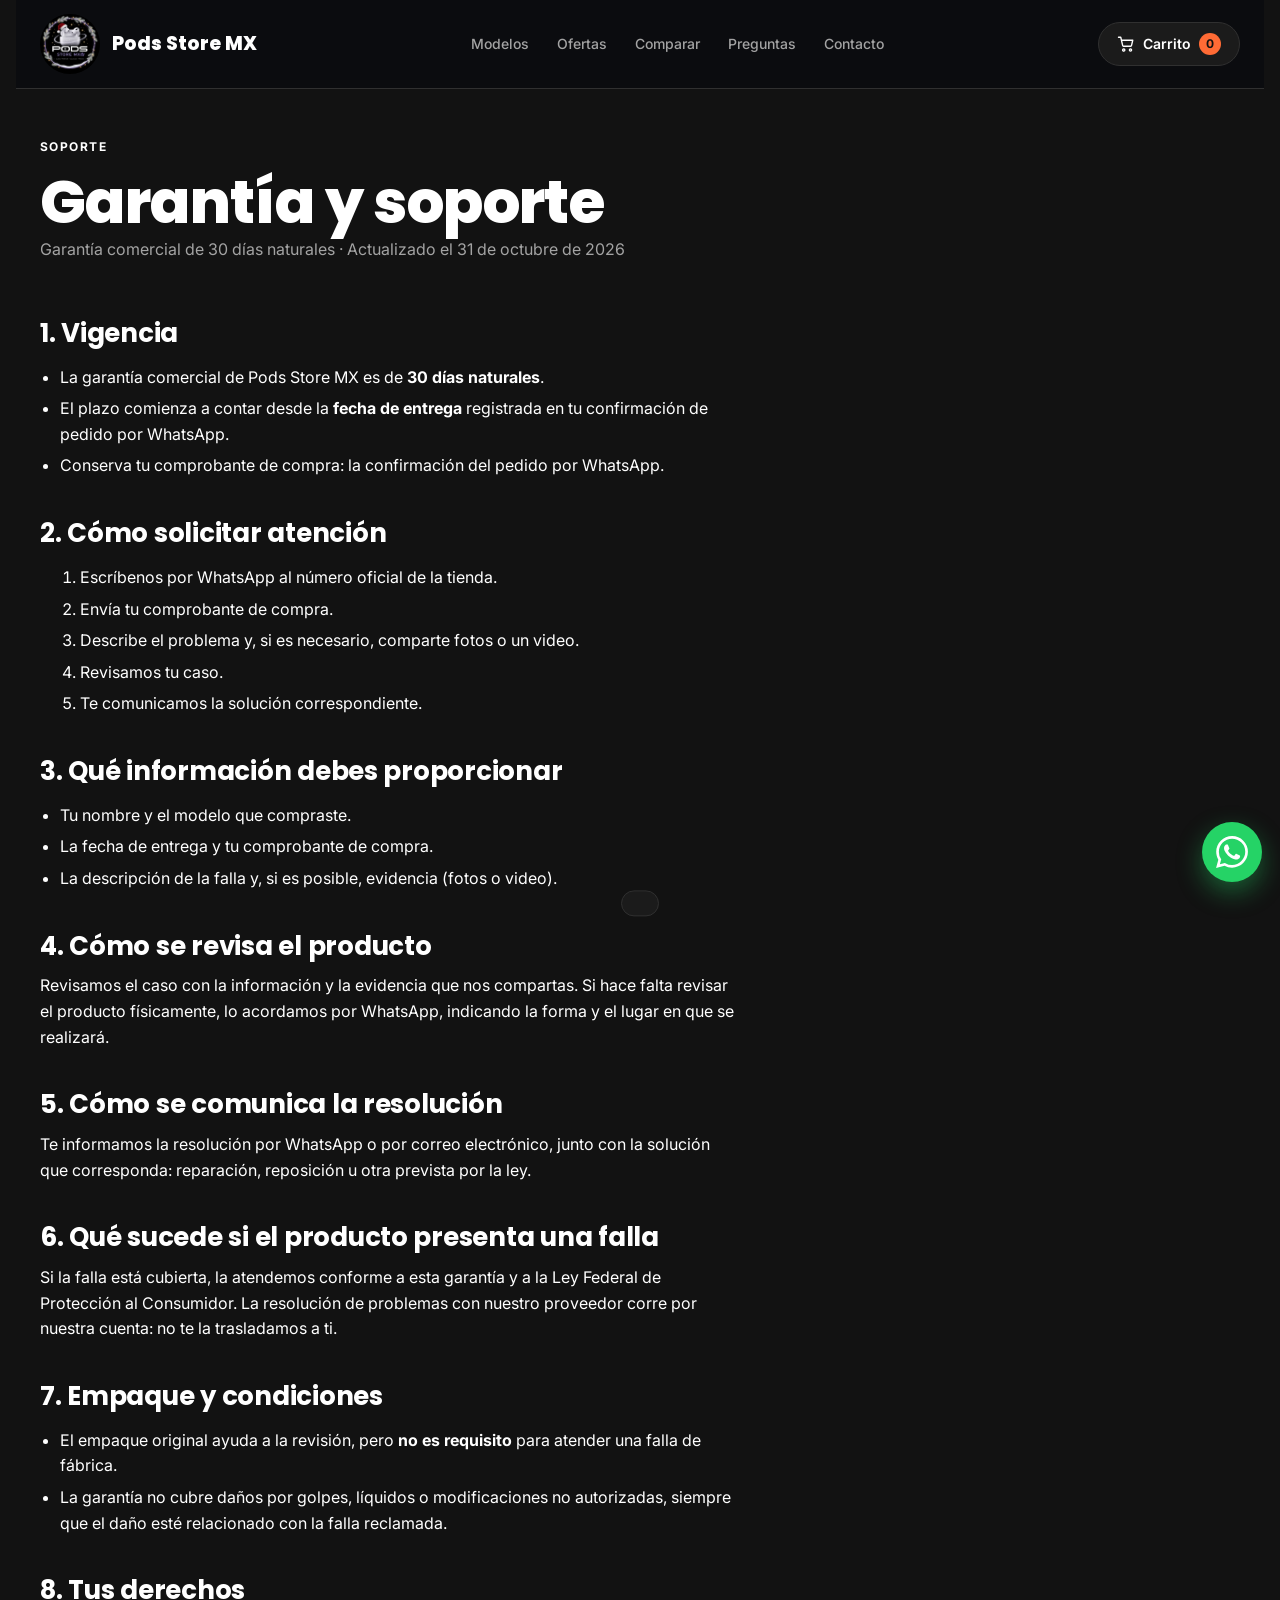
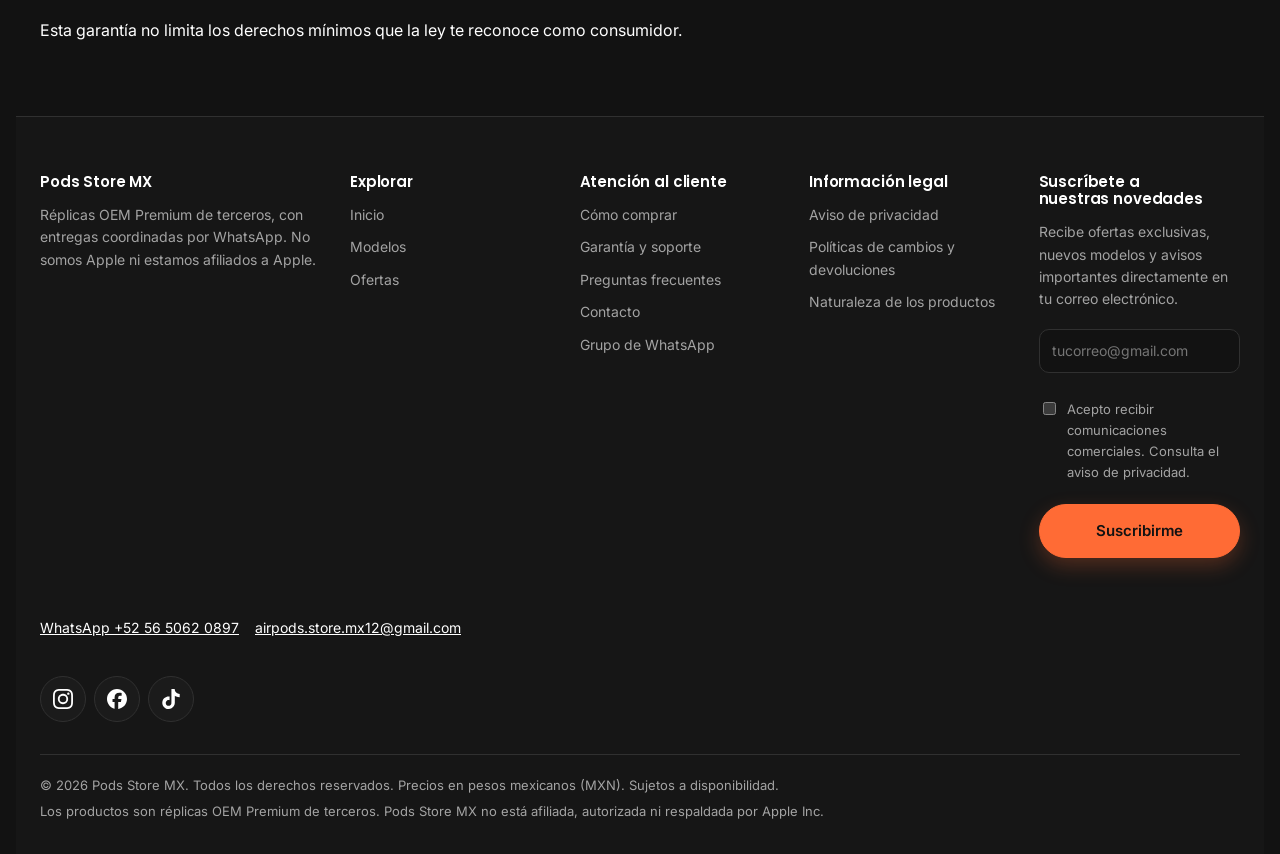
<file: garantia.html>
<!doctype html>
<html lang="es">
<head>
  <meta charset="utf-8" />
  <meta name="viewport" content="width=device-width, initial-scale=1, viewport-fit=cover" />
  <meta name="description" content="Garantía comercial de 30 días naturales y cómo solicitar atención en Pods Store MX." />
  <meta name="robots" content="index, follow" />
  <meta name="theme-color" content="#121212" />
  <meta property="og:type" content="website" />
  <meta property="og:site_name" content="Pods Store MX" />
  <meta property="og:title" content="Garantía y soporte | Pods Store MX" />
  <meta property="og:description" content="Garantía comercial de 30 días naturales y cómo solicitar atención en Pods Store MX." />
  <meta property="og:image" content="img/products/fondo.png" />
  <title>Garantía y soporte | Pods Store MX</title>
  <link rel="preconnect" href="https://fonts.googleapis.com" />
  <link rel="preconnect" href="https://fonts.gstatic.com" crossorigin />
  <link href="https://fonts.googleapis.com/css2?family=Inter:wght@400;500;600;700&family=Poppins:wght@600;700;800&display=swap" rel="stylesheet" />
  <link rel="stylesheet" href="css/styles.css" />
  <link rel="icon" type="image/png" href="img/products/favicon.png" />
</head>
<body>

<a class="skip-link" href="#main">Saltar al contenido</a>

<header class="site-header top">
  <div class="wrap bar">
    <a class="brand" href="index.html"><img class="logo" src="img/products/logoNavideño.jpg" alt="" width="40" height="40" />Pods Store MX</a>
    <nav class="links" id="siteNav" aria-label="Principal">
      <a href="index.html#catalogo">Modelos</a>
      <a href="index.html#ofertas">Ofertas</a>
      <a class="js-wholesale" href="index.html#mayoreo" hidden>Mayoreo y menudeo</a>
      <a href="index.html#comparar">Comparar</a>
      <a href="index.html#preguntas">Preguntas</a>
      <a href="index.html#contacto">Contacto</a>
    </nav>
    <button class="cart-btn" id="openCart" aria-haspopup="dialog" aria-label="Abrir carrito"><svg viewBox="0 0 24 24" width="18" height="18" fill="none" stroke="currentColor" stroke-width="1.8" stroke-linecap="round" stroke-linejoin="round" aria-hidden="true"><circle cx="9" cy="20" r="1.5"/><circle cx="18" cy="20" r="1.5"/><path d="M2 3h3l2.6 11.2a1 1 0 0 0 1 .8h9.7a1 1 0 0 0 1-.8L21 7H6"/></svg><span>Carrito</span> <b id="cartCount">0</b></button>
    <button class="menu-btn" type="button" aria-controls="siteNav" aria-expanded="false" aria-label="Abrir menú">
      <span></span><span></span><span></span>
    </button>
  </div>
</header>

<main id="main">
  <div class="wrap">
    <header class="page-hero">
      <p class="eyebrow">Soporte</p>
      <h1>Garantía y soporte</h1>
      <p class="muted">Garantía comercial de 30 días naturales · Actualizado el 31 de octubre de 2026</p>
    </header>
    <article class="prose">
      <h2 id="vigencia">1. Vigencia</h2>
      <ul>
        <li>La garantía comercial de Pods Store MX es de <strong>30 días naturales</strong>.</li>
        <li>El plazo comienza a contar desde la <strong>fecha de entrega</strong> registrada en tu confirmación de pedido por WhatsApp.</li>
        <li>Conserva tu comprobante de compra: la confirmación del pedido por WhatsApp.</li>
      </ul>

      <h2 id="solicitar">2. Cómo solicitar atención</h2>
      <ol>
        <li>Escríbenos por WhatsApp al número oficial de la tienda.</li>
        <li>Envía tu comprobante de compra.</li>
        <li>Describe el problema y, si es necesario, comparte fotos o un video.</li>
        <li>Revisamos tu caso.</li>
        <li>Te comunicamos la solución correspondiente.</li>
      </ol>

      <h2 id="informacion">3. Qué información debes proporcionar</h2>
      <ul>
        <li>Tu nombre y el modelo que compraste.</li>
        <li>La fecha de entrega y tu comprobante de compra.</li>
        <li>La descripción de la falla y, si es posible, evidencia (fotos o video).</li>
      </ul>

      <h2 id="revision">4. Cómo se revisa el producto</h2>
      <p>Revisamos el caso con la información y la evidencia que nos compartas. Si hace falta revisar el producto físicamente, lo acordamos por WhatsApp, indicando la forma y el lugar en que se realizará.</p>

      <h2 id="resolucion">5. Cómo se comunica la resolución</h2>
      <p>Te informamos la resolución por WhatsApp o por correo electrónico, junto con la solución que corresponda: reparación, reposición u otra prevista por la ley.</p>

      <h2 id="falla">6. Qué sucede si el producto presenta una falla</h2>
      <p>Si la falla está cubierta, la atendemos conforme a esta garantía y a la Ley Federal de Protección al Consumidor. La resolución de problemas con nuestro proveedor corre por nuestra cuenta: no te la trasladamos a ti.</p>

      <h2 id="empaque">7. Empaque y condiciones</h2>
      <ul>
        <li>El empaque original ayuda a la revisión, pero <strong>no es requisito</strong> para atender una falla de fábrica.</li>
        <li>La garantía no cubre daños por golpes, líquidos o modificaciones no autorizadas, siempre que el daño esté relacionado con la falla reclamada.</li>
      </ul>

      <h2 id="derechos">8. Tus derechos</h2>
      <p>Esta garantía no limita los derechos mínimos que la ley te reconoce como consumidor.</p>

    </article>
  </div>
</main>

<footer class="site-footer">
  <div class="wrap">
    <div class="foot-cols">
      <div class="foot-col foot-brand">
        <h3>Pods Store MX</h3>
        <p>Réplicas OEM Premium de terceros, con entregas coordinadas por WhatsApp. No somos Apple ni estamos afiliados a Apple.</p>
      </div>
      <nav class="foot-col" aria-labelledby="foot-explorar">
        <h3 id="foot-explorar">Explorar</h3>
        <a href="index.html">Inicio</a>
        <a href="index.html#catalogo">Modelos</a>
        <a href="index.html#ofertas">Ofertas</a>
        <a class="js-wholesale" href="index.html#mayoreo" hidden>Mayoreo y menudeo</a>
      </nav>
      <nav class="foot-col" aria-labelledby="foot-atencion">
        <h3 id="foot-atencion">Atención al cliente</h3>
        <a href="index.html#proceso">Cómo comprar</a>
        <a href="garantia.html">Garantía y soporte</a>
        <a href="index.html#preguntas">Preguntas frecuentes</a>
        <a href="index.html#contacto">Contacto</a>
        <a data-group href="#" target="_blank" rel="noopener" hidden>Grupo de WhatsApp</a>
      </nav>
      <nav class="foot-col" aria-labelledby="foot-legal">
        <h3 id="foot-legal">Información legal</h3>
        <a href="privacidad.html">Aviso de privacidad</a>
        <a href="terminos.html#devoluciones">Políticas de cambios y devoluciones</a>
        <a href="terminos.html#marca">Naturaleza de los productos</a>
      </nav>
      <form class="foot-col subscribe" id="subForm" novalidate>
        <h3>Suscríbete a nuestras novedades</h3>
        <p>Recibe ofertas exclusivas, nuevos modelos y avisos importantes directamente en tu correo electrónico.</p>
        <label class="sr-only" for="subEmail">Correo electrónico</label>
        <input id="subEmail" type="email" placeholder="tucorreo@gmail.com" autocomplete="email" />
        <label class="check"><input type="checkbox" id="subConsent" /><span>Acepto recibir comunicaciones comerciales. Consulta el <a href="privacidad.html">aviso de privacidad</a>.</span></label>
        <button class="btn primary block" type="submit">Suscribirme</button>
        <p class="sub-msg" id="subMsg" role="status" aria-live="polite"></p>
      </form>
    </div>
    <div class="foot-contact">
      <a data-wa href="#" target="_blank" rel="noopener">WhatsApp <span data-phone></span></a>
      <a data-email href="#" hidden></a>
    </div>
    <div class="foot-social" aria-label="Redes sociales">
          <a
            class="social-link"
            data-social="instagram"
            href="#"
            target="_blank"
            rel="noopener"
            aria-label="Instagram"
            title="Instagram"
            hidden
            ><svg viewBox="0 0 24 24" aria-hidden="true" focusable="false">
              <path
                d="M7.0301.084c-1.2768.0602-2.1487.264-2.911.5634-.7888.3075-1.4575.72-2.1228 1.3877-.6652.6677-1.075 1.3368-1.3802 2.127-.2954.7638-.4956 1.6365-.552 2.914-.0564 1.2775-.0689 1.6882-.0626 4.947.0062 3.2586.0206 3.6671.0825 4.9473.061 1.2765.264 2.1482.5635 2.9107.308.7889.72 1.4573 1.388 2.1228.6679.6655 1.3365 1.0743 2.1285 1.38.7632.295 1.6361.4961 2.9134.552 1.2773.056 1.6884.069 4.9462.0627 3.2578-.0062 3.668-.0207 4.9478-.0814 1.28-.0607 2.147-.2652 2.9098-.5633.7889-.3086 1.4578-.72 2.1228-1.3881.665-.6682 1.0745-1.3378 1.3795-2.1284.2957-.7632.4966-1.636.552-2.9124.056-1.2809.0692-1.6898.063-4.948-.0063-3.2583-.021-3.6668-.0817-4.9465-.0607-1.2797-.264-2.1487-.5633-2.9117-.3084-.7889-.72-1.4568-1.3876-2.1228C21.2982 1.33 20.628.9208 19.8378.6165 19.074.321 18.2017.1197 16.9244.0645 15.6471.0093 15.236-.005 11.977.0014 8.718.0076 8.31.0215 7.0301.0839m.1402 21.6932c-1.17-.0509-1.8053-.2453-2.2287-.408-.5606-.216-.96-.4771-1.3819-.895-.422-.4178-.6811-.8186-.9-1.378-.1644-.4234-.3624-1.058-.4171-2.228-.0595-1.2645-.072-1.6442-.079-4.848-.007-3.2037.0053-3.583.0607-4.848.05-1.169.2456-1.805.408-2.2282.216-.5613.4762-.96.895-1.3816.4188-.4217.8184-.6814 1.3783-.9003.423-.1651 1.0575-.3614 2.227-.4171 1.2655-.06 1.6447-.072 4.848-.079 3.2033-.007 3.5835.005 4.8495.0608 1.169.0508 1.8053.2445 2.228.408.5608.216.96.4754 1.3816.895.4217.4194.6816.8176.9005 1.3787.1653.4217.3617 1.056.4169 2.2263.0602 1.2655.0739 1.645.0796 4.848.0058 3.203-.0055 3.5834-.061 4.848-.051 1.17-.245 1.8055-.408 2.2294-.216.5604-.4763.96-.8954 1.3814-.419.4215-.8181.6811-1.3783.9-.4224.1649-1.0577.3617-2.2262.4174-1.2656.0595-1.6448.072-4.8493.079-3.2045.007-3.5825-.006-4.848-.0608M16.953 5.5864A1.44 1.44 0 1 0 18.39 4.144a1.44 1.44 0 0 0-1.437 1.4424M5.8385 12.012c.0067 3.4032 2.7706 6.1557 6.173 6.1493 3.4026-.0065 6.157-2.7701 6.1506-6.1733-.0065-3.4032-2.771-6.1565-6.174-6.1498-3.403.0067-6.156 2.771-6.1496 6.1738M8 12.0077a4 4 0 1 1 4.008 3.9921A3.9996 3.9996 0 0 1 8 12.0077"
              /></svg
          ></a>
          <a
            class="social-link"
            data-social="facebook"
            href="#"
            target="_blank"
            rel="noopener"
            aria-label="Facebook"
            title="Facebook"
            hidden
            ><svg viewBox="0 0 24 24" aria-hidden="true" focusable="false">
              <path
                d="M9.101 23.691v-7.98H6.627v-3.667h2.474v-1.58c0-4.085 1.848-5.978 5.858-5.978.401 0 .955.042 1.468.103a8.68 8.68 0 0 1 1.141.195v3.325a8.623 8.623 0 0 0-.653-.036 26.805 26.805 0 0 0-.733-.009c-.707 0-1.259.096-1.675.309a1.686 1.686 0 0 0-.679.622c-.258.42-.374.995-.374 1.752v1.297h3.919l-.386 2.103-.287 1.564h-3.246v8.245C19.396 23.238 24 18.179 24 12.044c0-6.627-5.373-12-12-12s-12 5.373-12 12c0 5.628 3.874 10.35 9.101 11.647Z"
              /></svg
          ></a>
          <a
            class="social-link"
            data-social="tiktok"
            href="#"
            target="_blank"
            rel="noopener"
            aria-label="TikTok"
            title="TikTok"
            hidden
            ><svg viewBox="0 0 24 24" aria-hidden="true" focusable="false">
              <path
                d="M12.525.02c1.31-.02 2.61-.01 3.91-.02.08 1.53.63 3.09 1.75 4.17 1.12 1.11 2.7 1.62 4.24 1.79v4.03c-1.44-.05-2.89-.35-4.2-.97-.57-.26-1.1-.59-1.62-.93-.01 2.92.01 5.84-.02 8.75-.08 1.4-.54 2.79-1.35 3.94-1.31 1.92-3.58 3.17-5.91 3.21-1.43.08-2.86-.31-4.08-1.03-2.02-1.19-3.44-3.37-3.65-5.71-.02-.5-.03-1-.01-1.49.18-1.9 1.12-3.72 2.58-4.96 1.66-1.44 3.98-2.13 6.15-1.72.02 1.48-.04 2.96-.04 4.44-.99-.32-2.15-.23-3.02.37-.63.41-1.11 1.04-1.36 1.75-.21.51-.15 1.07-.14 1.61.24 1.64 1.82 3.02 3.5 2.87 1.12-.01 2.19-.66 2.77-1.61.19-.33.4-.67.41-1.06.1-1.79.06-3.57.07-5.36.01-4.03-.01-8.05.02-12.07z"
              /></svg
          ></a>
        </div>
        
    <div class="foot-bottom">
      <p>© <span id="year">2026</span> Pods Store MX. Todos los derechos reservados. Precios en pesos mexicanos (MXN). Sujetos a disponibilidad.</p>
      <p>Los productos son réplicas OEM Premium de terceros. Pods Store MX no está afiliada, autorizada ni respaldada por Apple Inc.</p>
    </div>
  </div>
</footer>

<a class="wa-float" data-wa href="#" target="_blank" rel="noopener" aria-label="Escribir por WhatsApp">
  <svg viewBox="0 0 24 24" aria-hidden="true" focusable="false">
        <path
          d="M17.472 14.382c-.297-.149-1.758-.867-2.03-.967-.273-.099-.471-.148-.67.15-.197.297-.767.966-.94 1.164-.173.199-.347.223-.644.075-.297-.15-1.255-.463-2.39-1.475-.883-.788-1.48-1.761-1.653-2.059-.173-.297-.018-.458.13-.606.134-.133.298-.347.446-.52.149-.174.198-.298.298-.497.099-.198.05-.371-.025-.52-.075-.149-.669-1.612-.916-2.207-.242-.579-.487-.5-.669-.51-.173-.008-.371-.01-.57-.01-.198 0-.52.074-.792.372-.272.297-1.04 1.016-1.04 2.479 0 1.462 1.065 2.875 1.213 3.074.149.198 2.096 3.2 5.077 4.487.709.306 1.262.489 1.694.625.712.227 1.36.195 1.871.118.571-.085 1.758-.719 2.006-1.413.248-.694.248-1.289.173-1.413-.074-.124-.272-.198-.57-.347m-5.421 7.403h-.004a9.87 9.87 0 01-5.031-1.378l-.361-.214-3.741.982.998-3.648-.235-.374a9.86 9.86 0 01-1.51-5.26c.001-5.45 4.436-9.884 9.888-9.884 2.64 0 5.122 1.03 6.988 2.898a9.825 9.825 0 012.893 6.994c-.003 5.45-4.437 9.884-9.885 9.884m8.413-18.297A11.815 11.815 0 0012.05 0C5.495 0 .16 5.335.157 11.892c0 2.096.547 4.142 1.588 5.945L.057 24l6.305-1.654a11.882 11.882 0 005.683 1.448h.005c6.554 0 11.89-5.335 11.893-11.893a11.821 11.821 0 00-3.48-8.413Z"
        />
      </svg>
</a>

<div class="scrim" id="scrim"></div>
<aside class="drawer" id="drawer" role="dialog" aria-modal="true" aria-labelledby="drawerTitle">
  <header class="drawer-head">
    <h3 id="drawerTitle">Tu carrito</h3>
    <button class="close" id="closeCart">Cerrar</button>
  </header>
  <div class="lines" id="lines"></div>
  <div class="total"><span>Total estimado</span><span id="total">$0</span></div>
  <div class="field">
    <label for="name">Tu nombre</label>
    <input id="name" autocomplete="name" placeholder="Ej. Juan Pérez" />
  </div>
  <div class="field">
    <label for="note">Zona de entrega y nota</label>
    <textarea id="note" placeholder="Ej. Real del Valle, por la tarde"></textarea>
  </div>
  <p class="cart-note">Enviar tu carrito por WhatsApp no confirma automáticamente tu pedido. Se confirma únicamente cuando nuestro equipo verifique disponibilidad, precio final, forma de pago y entrega, y te envíe una confirmación expresa.</p>
  <a class="btn primary block" id="sendWa" href="#" target="_blank" rel="noopener" aria-disabled="true">Continuar por WhatsApp</a>
</aside>

<div class="toast" id="toast" role="status" aria-live="polite"></div>

<script src="js/config.js"></script>
<script src="js/app.js"></script>
</body>
</html>
</file>
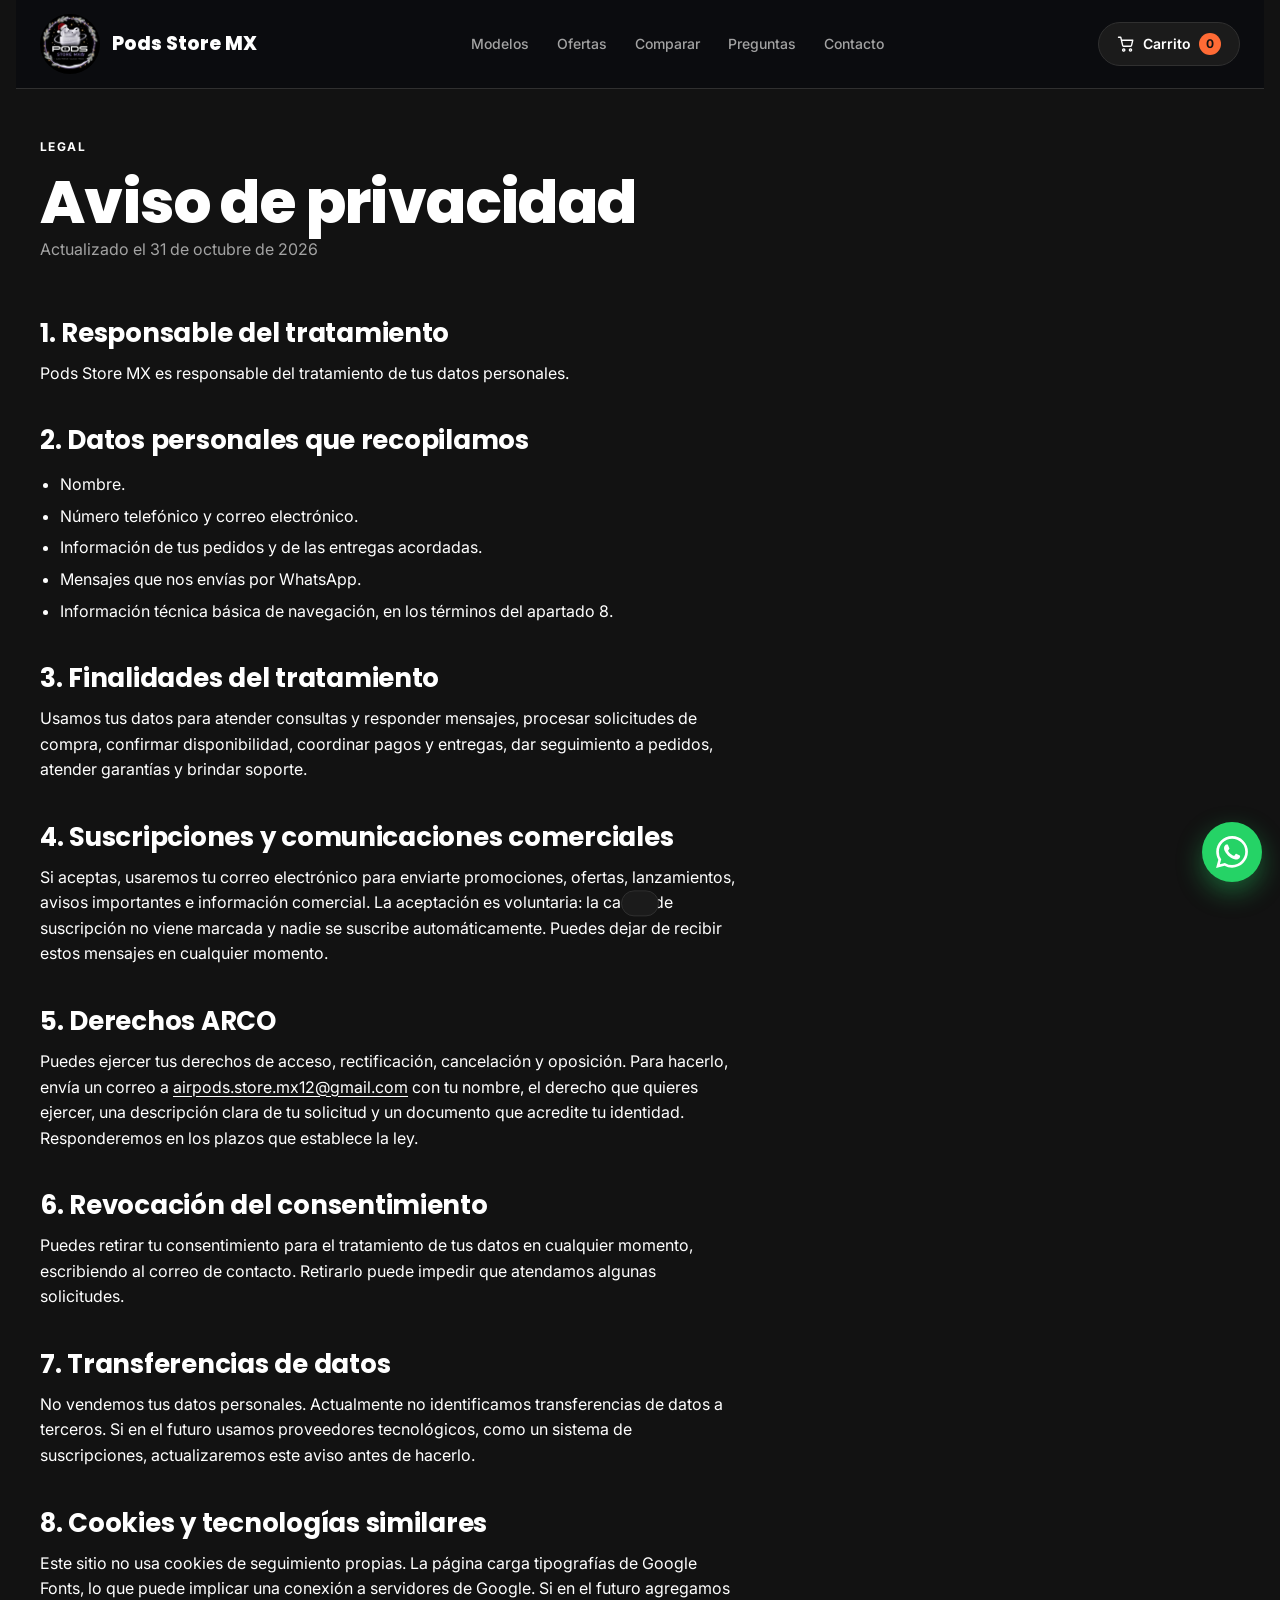
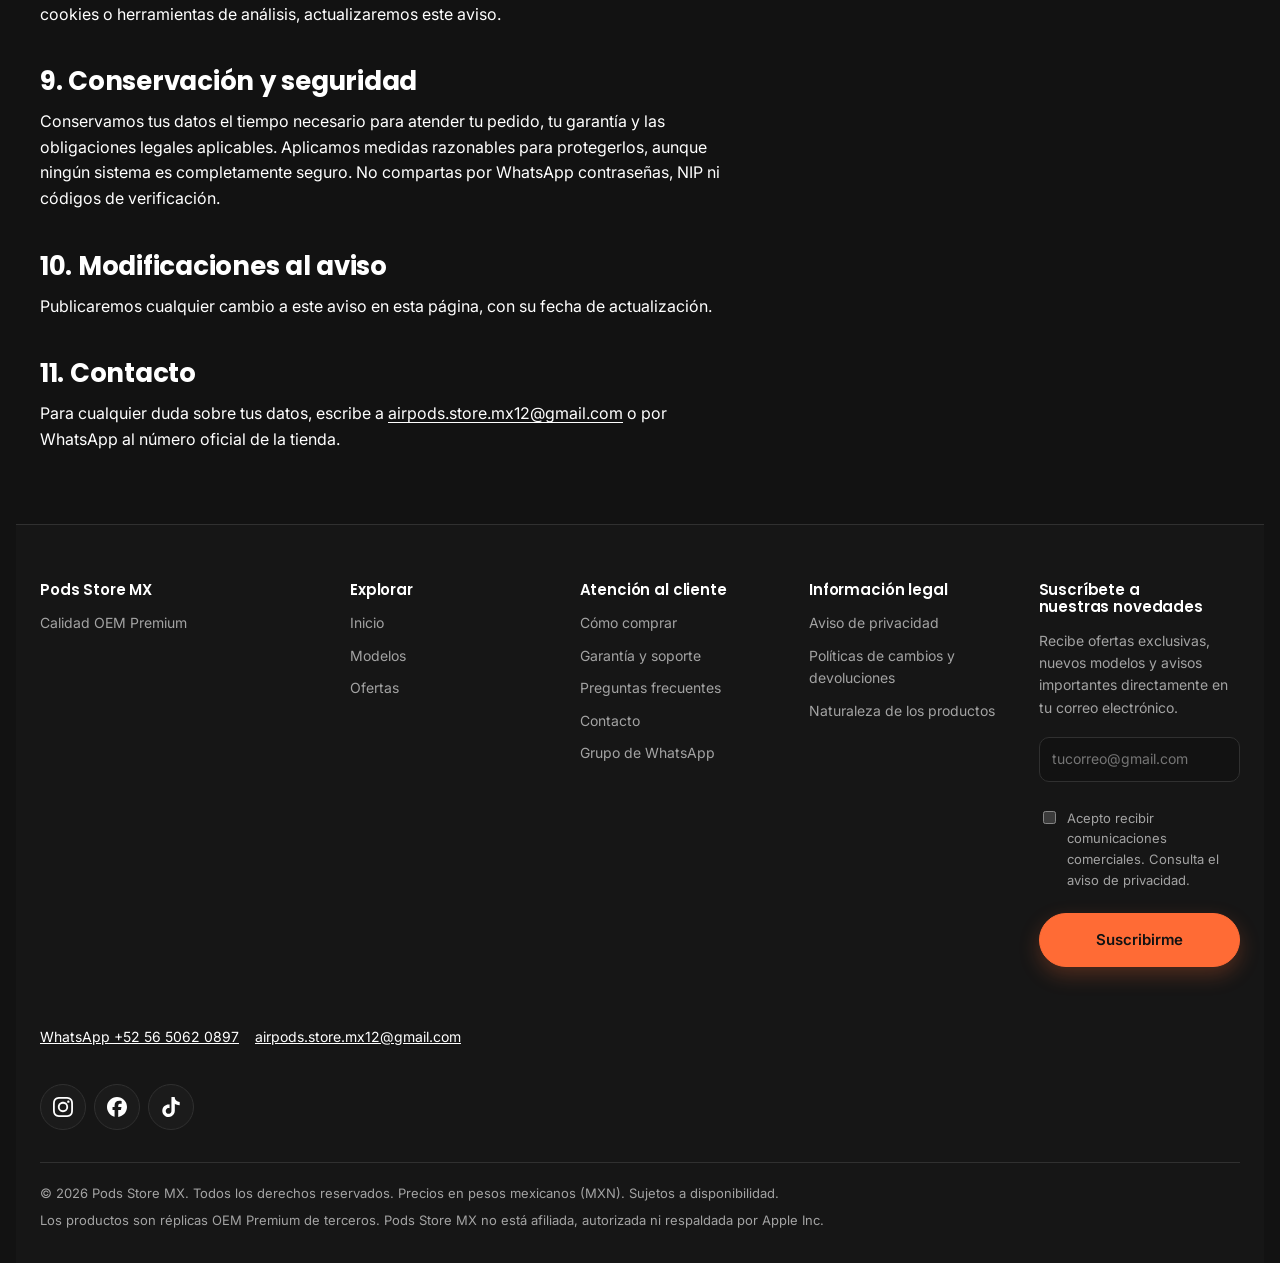
<file: privacidad.html>
<!doctype html>
<html lang="es">
<head>
  <meta charset="utf-8" />
  <meta name="viewport" content="width=device-width, initial-scale=1, viewport-fit=cover" />
  <meta name="description" content="Aviso de privacidad de Pods Store MX, con derechos ARCO y datos de contacto." />
  <meta name="robots" content="index, follow" />
  <meta name="theme-color" content="#121212" />
  <meta property="og:type" content="website" />
  <meta property="og:site_name" content="Pods Store MX" />
  <meta property="og:title" content="Aviso de privacidad | Pods Store MX" />
  <meta property="og:description" content="Aviso de privacidad de Pods Store MX, con derechos ARCO y datos de contacto." />
  <meta property="og:image" content="img/products/fondo.png" />
  <title>Aviso de privacidad | Pods Store MX</title>
  <link rel="preconnect" href="https://fonts.googleapis.com" />
  <link rel="preconnect" href="https://fonts.gstatic.com" crossorigin />
  <link href="https://fonts.googleapis.com/css2?family=Inter:wght@400;500;600;700&family=Poppins:wght@600;700;800&display=swap" rel="stylesheet" />
  <link rel="stylesheet" href="css/styles.css" />
  <link rel="icon" type="image/png" href="img/products/favicon.png" />
</head>
<body>

<a class="skip-link" href="#main">Saltar al contenido</a>

<header class="site-header top">
  <div class="wrap bar">
    <a class="brand" href="index.html"><img class="logo" src="img/products/logoNavideño.jpg" alt="" width="40" height="40" />Pods Store MX</a>
    <nav class="links" id="siteNav" aria-label="Principal">
      <a href="index.html#catalogo">Modelos</a>
      <a href="index.html#ofertas">Ofertas</a>
      <a class="js-wholesale" href="index.html#mayoreo" hidden>Mayoreo y menudeo</a>
      <a href="index.html#comparar">Comparar</a>
      <a href="index.html#preguntas">Preguntas</a>
      <a href="index.html#contacto">Contacto</a>
    </nav>
    <button class="cart-btn" id="openCart" aria-haspopup="dialog" aria-label="Abrir carrito"><svg viewBox="0 0 24 24" width="18" height="18" fill="none" stroke="currentColor" stroke-width="1.8" stroke-linecap="round" stroke-linejoin="round" aria-hidden="true"><circle cx="9" cy="20" r="1.5"/><circle cx="18" cy="20" r="1.5"/><path d="M2 3h3l2.6 11.2a1 1 0 0 0 1 .8h9.7a1 1 0 0 0 1-.8L21 7H6"/></svg><span>Carrito</span> <b id="cartCount">0</b></button>
    <button class="menu-btn" type="button" aria-controls="siteNav" aria-expanded="false" aria-label="Abrir menú">
      <span></span><span></span><span></span>
    </button>
  </div>
</header>

<main id="main">
  <div class="wrap">
    <header class="page-hero">
      <p class="eyebrow">Legal</p>
      <h1>Aviso de privacidad</h1>
      <p class="muted">Actualizado el 31 de octubre de 2026</p>
    </header>
    <article class="prose">
      <h2 id="responsable">1. Responsable del tratamiento</h2>
      <p>Pods Store MX es responsable del tratamiento de tus datos personales.</p>

      <h2 id="datos">2. Datos personales que recopilamos</h2>
      <ul>
        <li>Nombre.</li>
        <li>Número telefónico y correo electrónico.</li>
        <li>Información de tus pedidos y de las entregas acordadas.</li>
        <li>Mensajes que nos envías por WhatsApp.</li>
        <li>Información técnica básica de navegación, en los términos del apartado 8.</li>
      </ul>

      <h2 id="finalidades">3. Finalidades del tratamiento</h2>
      <p>Usamos tus datos para atender consultas y responder mensajes, procesar solicitudes de compra, confirmar disponibilidad, coordinar pagos y entregas, dar seguimiento a pedidos, atender garantías y brindar soporte.</p>

      <h2 id="publicidad">4. Suscripciones y comunicaciones comerciales</h2>
      <p>Si aceptas, usaremos tu correo electrónico para enviarte promociones, ofertas, lanzamientos, avisos importantes e información comercial. La aceptación es voluntaria: la casilla de suscripción no viene marcada y nadie se suscribe automáticamente. Puedes dejar de recibir estos mensajes en cualquier momento.</p>

      <h2 id="arco">5. Derechos ARCO</h2>
      <p>Puedes ejercer tus derechos de acceso, rectificación, cancelación y oposición. Para hacerlo, envía un correo a <a class="data-email-link" href="mailto:airpods.store.mx12@gmail.com">airpods.store.mx12@gmail.com</a> con tu nombre, el derecho que quieres ejercer, una descripción clara de tu solicitud y un documento que acredite tu identidad. Responderemos en los plazos que establece la ley.</p>

      <h2 id="revocacion">6. Revocación del consentimiento</h2>
      <p>Puedes retirar tu consentimiento para el tratamiento de tus datos en cualquier momento, escribiendo al correo de contacto. Retirarlo puede impedir que atendamos algunas solicitudes.</p>

      <h2 id="transferencias">7. Transferencias de datos</h2>
      <p>No vendemos tus datos personales. Actualmente no identificamos transferencias de datos a terceros. Si en el futuro usamos proveedores tecnológicos, como un sistema de suscripciones, actualizaremos este aviso antes de hacerlo.</p>

      <h2 id="cookies">8. Cookies y tecnologías similares</h2>
      <p>Este sitio no usa cookies de seguimiento propias. La página carga tipografías de Google Fonts, lo que puede implicar una conexión a servidores de Google. Si en el futuro agregamos cookies o herramientas de análisis, actualizaremos este aviso.</p>

      <h2 id="conservacion">9. Conservación y seguridad</h2>
      <p>Conservamos tus datos el tiempo necesario para atender tu pedido, tu garantía y las obligaciones legales aplicables. Aplicamos medidas razonables para protegerlos, aunque ningún sistema es completamente seguro. No compartas por WhatsApp contraseñas, NIP ni códigos de verificación.</p>

      <h2 id="modificaciones">10. Modificaciones al aviso</h2>
      <p>Publicaremos cualquier cambio a este aviso en esta página, con su fecha de actualización.</p>

      <h2 id="contacto">11. Contacto</h2>
      <p>Para cualquier duda sobre tus datos, escribe a <a class="data-email-link" href="mailto:airpods.store.mx12@gmail.com">airpods.store.mx12@gmail.com</a> o por WhatsApp al número oficial de la tienda.</p>

    </article>
  </div>
</main>

<footer class="site-footer">
  <div class="wrap">
    <div class="foot-cols">
      <div class="foot-col foot-brand">
        <h3>Pods Store MX</h3>
        <p>Calidad OEM Premium</p>
      </div>
      <nav class="foot-col" aria-labelledby="foot-explorar">
        <h3 id="foot-explorar">Explorar</h3>
        <a href="index.html">Inicio</a>
        <a href="index.html#catalogo">Modelos</a>
        <a href="index.html#ofertas">Ofertas</a>
        <a class="js-wholesale" href="index.html#mayoreo" hidden>Mayoreo y menudeo</a>
      </nav>
      <nav class="foot-col" aria-labelledby="foot-atencion">
        <h3 id="foot-atencion">Atención al cliente</h3>
        <a href="index.html#proceso">Cómo comprar</a>
        <a href="garantia.html">Garantía y soporte</a>
        <a href="index.html#preguntas">Preguntas frecuentes</a>
        <a href="index.html#contacto">Contacto</a>
        <a data-group href="#" target="_blank" rel="noopener" hidden>Grupo de WhatsApp</a>
      </nav>
      <nav class="foot-col" aria-labelledby="foot-legal">
        <h3 id="foot-legal">Información legal</h3>
        <a href="privacidad.html">Aviso de privacidad</a>
        <a href="terminos.html#devoluciones">Políticas de cambios y devoluciones</a>
        <a href="terminos.html#marca">Naturaleza de los productos</a>
      </nav>
      <form class="foot-col subscribe" id="subForm" novalidate>
        <h3>Suscríbete a nuestras novedades</h3>
        <p>Recibe ofertas exclusivas, nuevos modelos y avisos importantes directamente en tu correo electrónico.</p>
        <label class="sr-only" for="subEmail">Correo electrónico</label>
        <input id="subEmail" type="email" placeholder="tucorreo@gmail.com" autocomplete="email" />
        <label class="check"><input type="checkbox" id="subConsent" /><span>Acepto recibir comunicaciones comerciales. Consulta el <a href="privacidad.html">aviso de privacidad</a>.</span></label>
        <button class="btn primary block" type="submit">Suscribirme</button>
        <p class="sub-msg" id="subMsg" role="status" aria-live="polite"></p>
      </form>
    </div>
    <div class="foot-contact">
      <a data-wa href="#" target="_blank" rel="noopener">WhatsApp <span data-phone></span></a>
      <a data-email href="#" hidden></a>
    </div>
    <div class="foot-social" aria-label="Redes sociales">
          <a
            class="social-link"
            data-social="instagram"
            href="#"
            target="_blank"
            rel="noopener"
            aria-label="Instagram"
            title="Instagram"
            hidden
            ><svg viewBox="0 0 24 24" aria-hidden="true" focusable="false">
              <path
                d="M7.0301.084c-1.2768.0602-2.1487.264-2.911.5634-.7888.3075-1.4575.72-2.1228 1.3877-.6652.6677-1.075 1.3368-1.3802 2.127-.2954.7638-.4956 1.6365-.552 2.914-.0564 1.2775-.0689 1.6882-.0626 4.947.0062 3.2586.0206 3.6671.0825 4.9473.061 1.2765.264 2.1482.5635 2.9107.308.7889.72 1.4573 1.388 2.1228.6679.6655 1.3365 1.0743 2.1285 1.38.7632.295 1.6361.4961 2.9134.552 1.2773.056 1.6884.069 4.9462.0627 3.2578-.0062 3.668-.0207 4.9478-.0814 1.28-.0607 2.147-.2652 2.9098-.5633.7889-.3086 1.4578-.72 2.1228-1.3881.665-.6682 1.0745-1.3378 1.3795-2.1284.2957-.7632.4966-1.636.552-2.9124.056-1.2809.0692-1.6898.063-4.948-.0063-3.2583-.021-3.6668-.0817-4.9465-.0607-1.2797-.264-2.1487-.5633-2.9117-.3084-.7889-.72-1.4568-1.3876-2.1228C21.2982 1.33 20.628.9208 19.8378.6165 19.074.321 18.2017.1197 16.9244.0645 15.6471.0093 15.236-.005 11.977.0014 8.718.0076 8.31.0215 7.0301.0839m.1402 21.6932c-1.17-.0509-1.8053-.2453-2.2287-.408-.5606-.216-.96-.4771-1.3819-.895-.422-.4178-.6811-.8186-.9-1.378-.1644-.4234-.3624-1.058-.4171-2.228-.0595-1.2645-.072-1.6442-.079-4.848-.007-3.2037.0053-3.583.0607-4.848.05-1.169.2456-1.805.408-2.2282.216-.5613.4762-.96.895-1.3816.4188-.4217.8184-.6814 1.3783-.9003.423-.1651 1.0575-.3614 2.227-.4171 1.2655-.06 1.6447-.072 4.848-.079 3.2033-.007 3.5835.005 4.8495.0608 1.169.0508 1.8053.2445 2.228.408.5608.216.96.4754 1.3816.895.4217.4194.6816.8176.9005 1.3787.1653.4217.3617 1.056.4169 2.2263.0602 1.2655.0739 1.645.0796 4.848.0058 3.203-.0055 3.5834-.061 4.848-.051 1.17-.245 1.8055-.408 2.2294-.216.5604-.4763.96-.8954 1.3814-.419.4215-.8181.6811-1.3783.9-.4224.1649-1.0577.3617-2.2262.4174-1.2656.0595-1.6448.072-4.8493.079-3.2045.007-3.5825-.006-4.848-.0608M16.953 5.5864A1.44 1.44 0 1 0 18.39 4.144a1.44 1.44 0 0 0-1.437 1.4424M5.8385 12.012c.0067 3.4032 2.7706 6.1557 6.173 6.1493 3.4026-.0065 6.157-2.7701 6.1506-6.1733-.0065-3.4032-2.771-6.1565-6.174-6.1498-3.403.0067-6.156 2.771-6.1496 6.1738M8 12.0077a4 4 0 1 1 4.008 3.9921A3.9996 3.9996 0 0 1 8 12.0077"
              /></svg
          ></a>
          <a
            class="social-link"
            data-social="facebook"
            href="#"
            target="_blank"
            rel="noopener"
            aria-label="Facebook"
            title="Facebook"
            hidden
            ><svg viewBox="0 0 24 24" aria-hidden="true" focusable="false">
              <path
                d="M9.101 23.691v-7.98H6.627v-3.667h2.474v-1.58c0-4.085 1.848-5.978 5.858-5.978.401 0 .955.042 1.468.103a8.68 8.68 0 0 1 1.141.195v3.325a8.623 8.623 0 0 0-.653-.036 26.805 26.805 0 0 0-.733-.009c-.707 0-1.259.096-1.675.309a1.686 1.686 0 0 0-.679.622c-.258.42-.374.995-.374 1.752v1.297h3.919l-.386 2.103-.287 1.564h-3.246v8.245C19.396 23.238 24 18.179 24 12.044c0-6.627-5.373-12-12-12s-12 5.373-12 12c0 5.628 3.874 10.35 9.101 11.647Z"
              /></svg
          ></a>
          <a
            class="social-link"
            data-social="tiktok"
            href="#"
            target="_blank"
            rel="noopener"
            aria-label="TikTok"
            title="TikTok"
            hidden
            ><svg viewBox="0 0 24 24" aria-hidden="true" focusable="false">
              <path
                d="M12.525.02c1.31-.02 2.61-.01 3.91-.02.08 1.53.63 3.09 1.75 4.17 1.12 1.11 2.7 1.62 4.24 1.79v4.03c-1.44-.05-2.89-.35-4.2-.97-.57-.26-1.1-.59-1.62-.93-.01 2.92.01 5.84-.02 8.75-.08 1.4-.54 2.79-1.35 3.94-1.31 1.92-3.58 3.17-5.91 3.21-1.43.08-2.86-.31-4.08-1.03-2.02-1.19-3.44-3.37-3.65-5.71-.02-.5-.03-1-.01-1.49.18-1.9 1.12-3.72 2.58-4.96 1.66-1.44 3.98-2.13 6.15-1.72.02 1.48-.04 2.96-.04 4.44-.99-.32-2.15-.23-3.02.37-.63.41-1.11 1.04-1.36 1.75-.21.51-.15 1.07-.14 1.61.24 1.64 1.82 3.02 3.5 2.87 1.12-.01 2.19-.66 2.77-1.61.19-.33.4-.67.41-1.06.1-1.79.06-3.57.07-5.36.01-4.03-.01-8.05.02-12.07z"
              /></svg
          ></a>
        </div>
        
    <div class="foot-bottom">
      <p>© <span id="year">2026</span> Pods Store MX. Todos los derechos reservados. Precios en pesos mexicanos (MXN). Sujetos a disponibilidad.</p>
      <p>Los productos son réplicas OEM Premium de terceros. Pods Store MX no está afiliada, autorizada ni respaldada por Apple Inc.</p>
    </div>
  </div>
</footer>

<a class="wa-float" data-wa href="#" target="_blank" rel="noopener" aria-label="Escribir por WhatsApp">
  <svg viewBox="0 0 24 24" aria-hidden="true" focusable="false">
        <path
          d="M17.472 14.382c-.297-.149-1.758-.867-2.03-.967-.273-.099-.471-.148-.67.15-.197.297-.767.966-.94 1.164-.173.199-.347.223-.644.075-.297-.15-1.255-.463-2.39-1.475-.883-.788-1.48-1.761-1.653-2.059-.173-.297-.018-.458.13-.606.134-.133.298-.347.446-.52.149-.174.198-.298.298-.497.099-.198.05-.371-.025-.52-.075-.149-.669-1.612-.916-2.207-.242-.579-.487-.5-.669-.51-.173-.008-.371-.01-.57-.01-.198 0-.52.074-.792.372-.272.297-1.04 1.016-1.04 2.479 0 1.462 1.065 2.875 1.213 3.074.149.198 2.096 3.2 5.077 4.487.709.306 1.262.489 1.694.625.712.227 1.36.195 1.871.118.571-.085 1.758-.719 2.006-1.413.248-.694.248-1.289.173-1.413-.074-.124-.272-.198-.57-.347m-5.421 7.403h-.004a9.87 9.87 0 01-5.031-1.378l-.361-.214-3.741.982.998-3.648-.235-.374a9.86 9.86 0 01-1.51-5.26c.001-5.45 4.436-9.884 9.888-9.884 2.64 0 5.122 1.03 6.988 2.898a9.825 9.825 0 012.893 6.994c-.003 5.45-4.437 9.884-9.885 9.884m8.413-18.297A11.815 11.815 0 0012.05 0C5.495 0 .16 5.335.157 11.892c0 2.096.547 4.142 1.588 5.945L.057 24l6.305-1.654a11.882 11.882 0 005.683 1.448h.005c6.554 0 11.89-5.335 11.893-11.893a11.821 11.821 0 00-3.48-8.413Z"
        />
      </svg>
</a>

<div class="scrim" id="scrim"></div>
<aside class="drawer" id="drawer" role="dialog" aria-modal="true" aria-labelledby="drawerTitle">
  <header class="drawer-head">
    <h3 id="drawerTitle">Tu carrito</h3>
    <button class="close" id="closeCart">Cerrar</button>
  </header>
  <div class="lines" id="lines"></div>
  <div class="total"><span>Total estimado</span><span id="total">$0</span></div>
  <div class="field">
    <label for="name">Tu nombre</label>
    <input id="name" autocomplete="name" placeholder="Ej. Juan Pérez" />
  </div>
  <div class="field">
    <label for="note">Zona de entrega y nota</label>
    <textarea id="note" placeholder="Ej. Real del Valle, por la tarde"></textarea>
  </div>
  <p class="cart-note">Enviar tu carrito por WhatsApp no confirma automáticamente tu pedido. Se confirma únicamente cuando nuestro equipo verifique disponibilidad, precio final, forma de pago y entrega, y te envíe una confirmación expresa.</p>
  <a class="btn primary block" id="sendWa" href="#" target="_blank" rel="noopener" aria-disabled="true">Continuar por WhatsApp</a>
</aside>

<div class="toast" id="toast" role="status" aria-live="polite"></div>

<script src="js/config.js"></script>
<script src="js/app.js"></script>
</body>
</html>
</file>
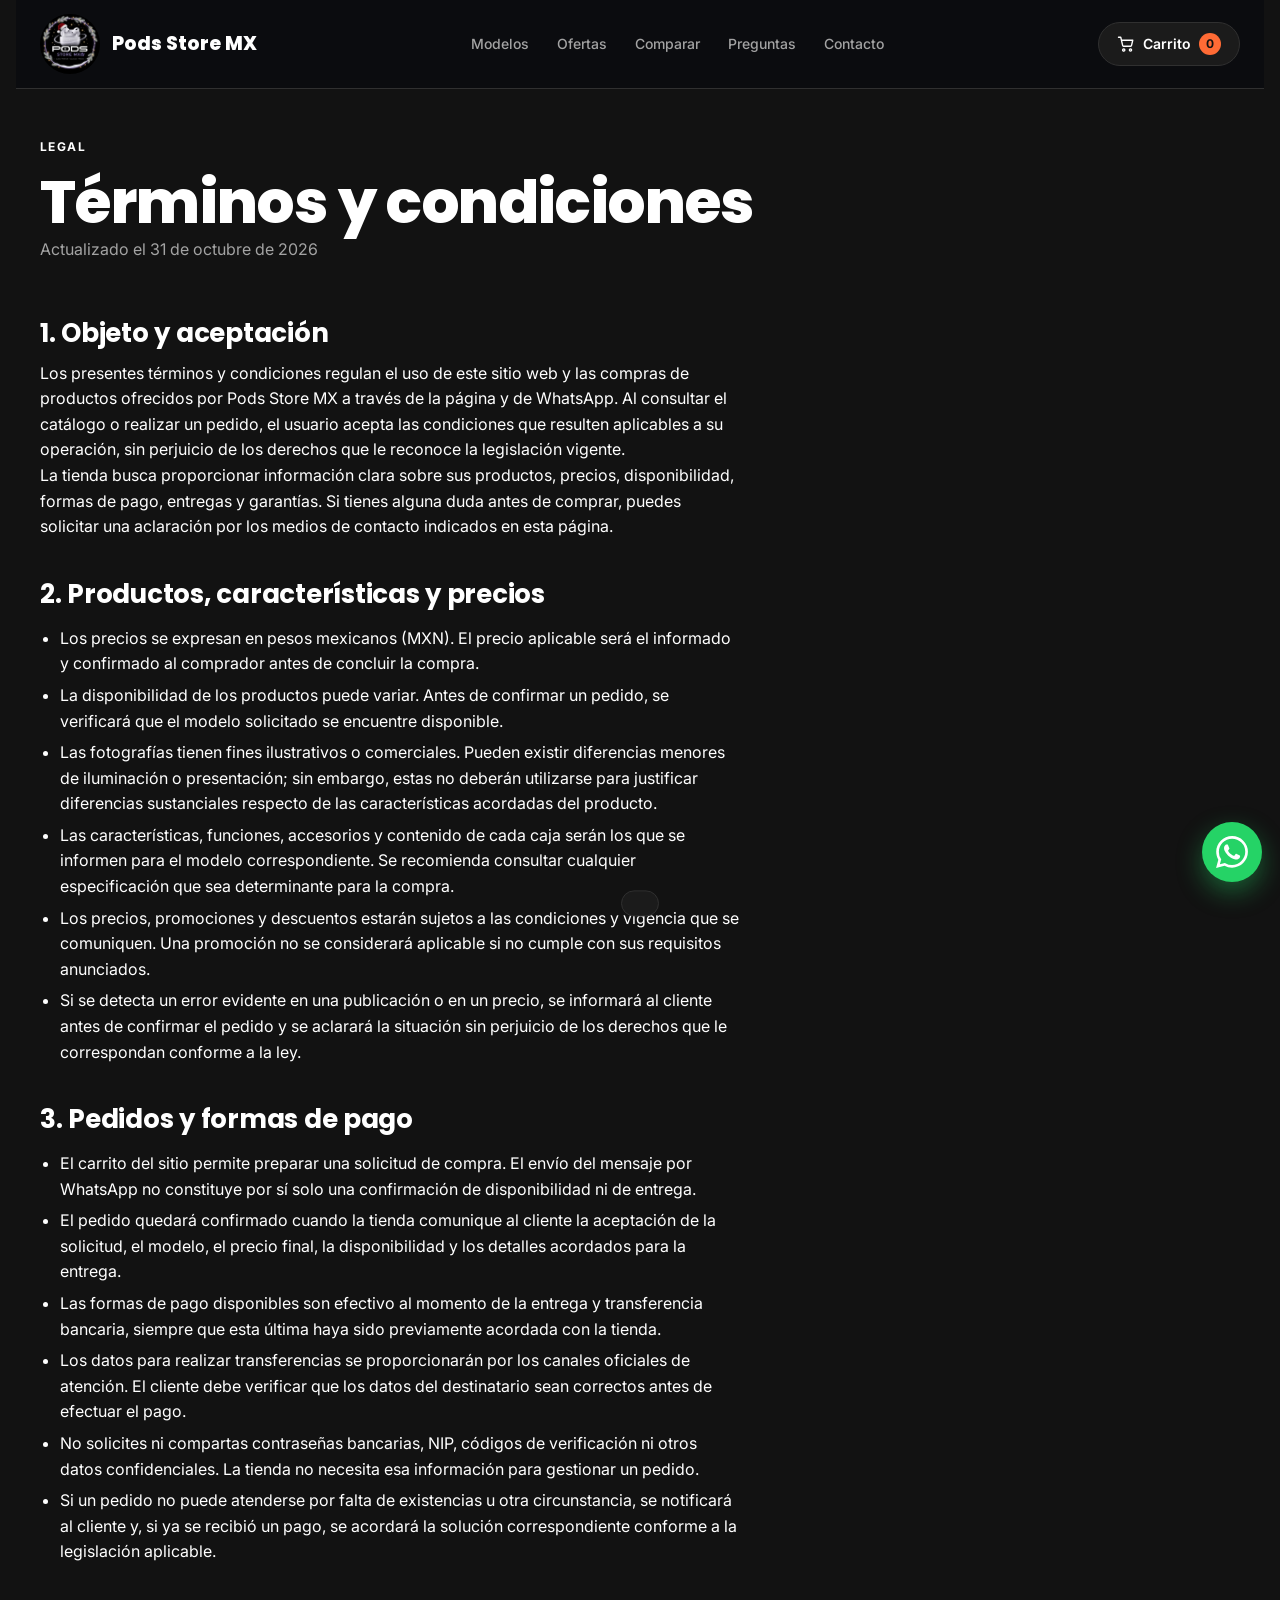
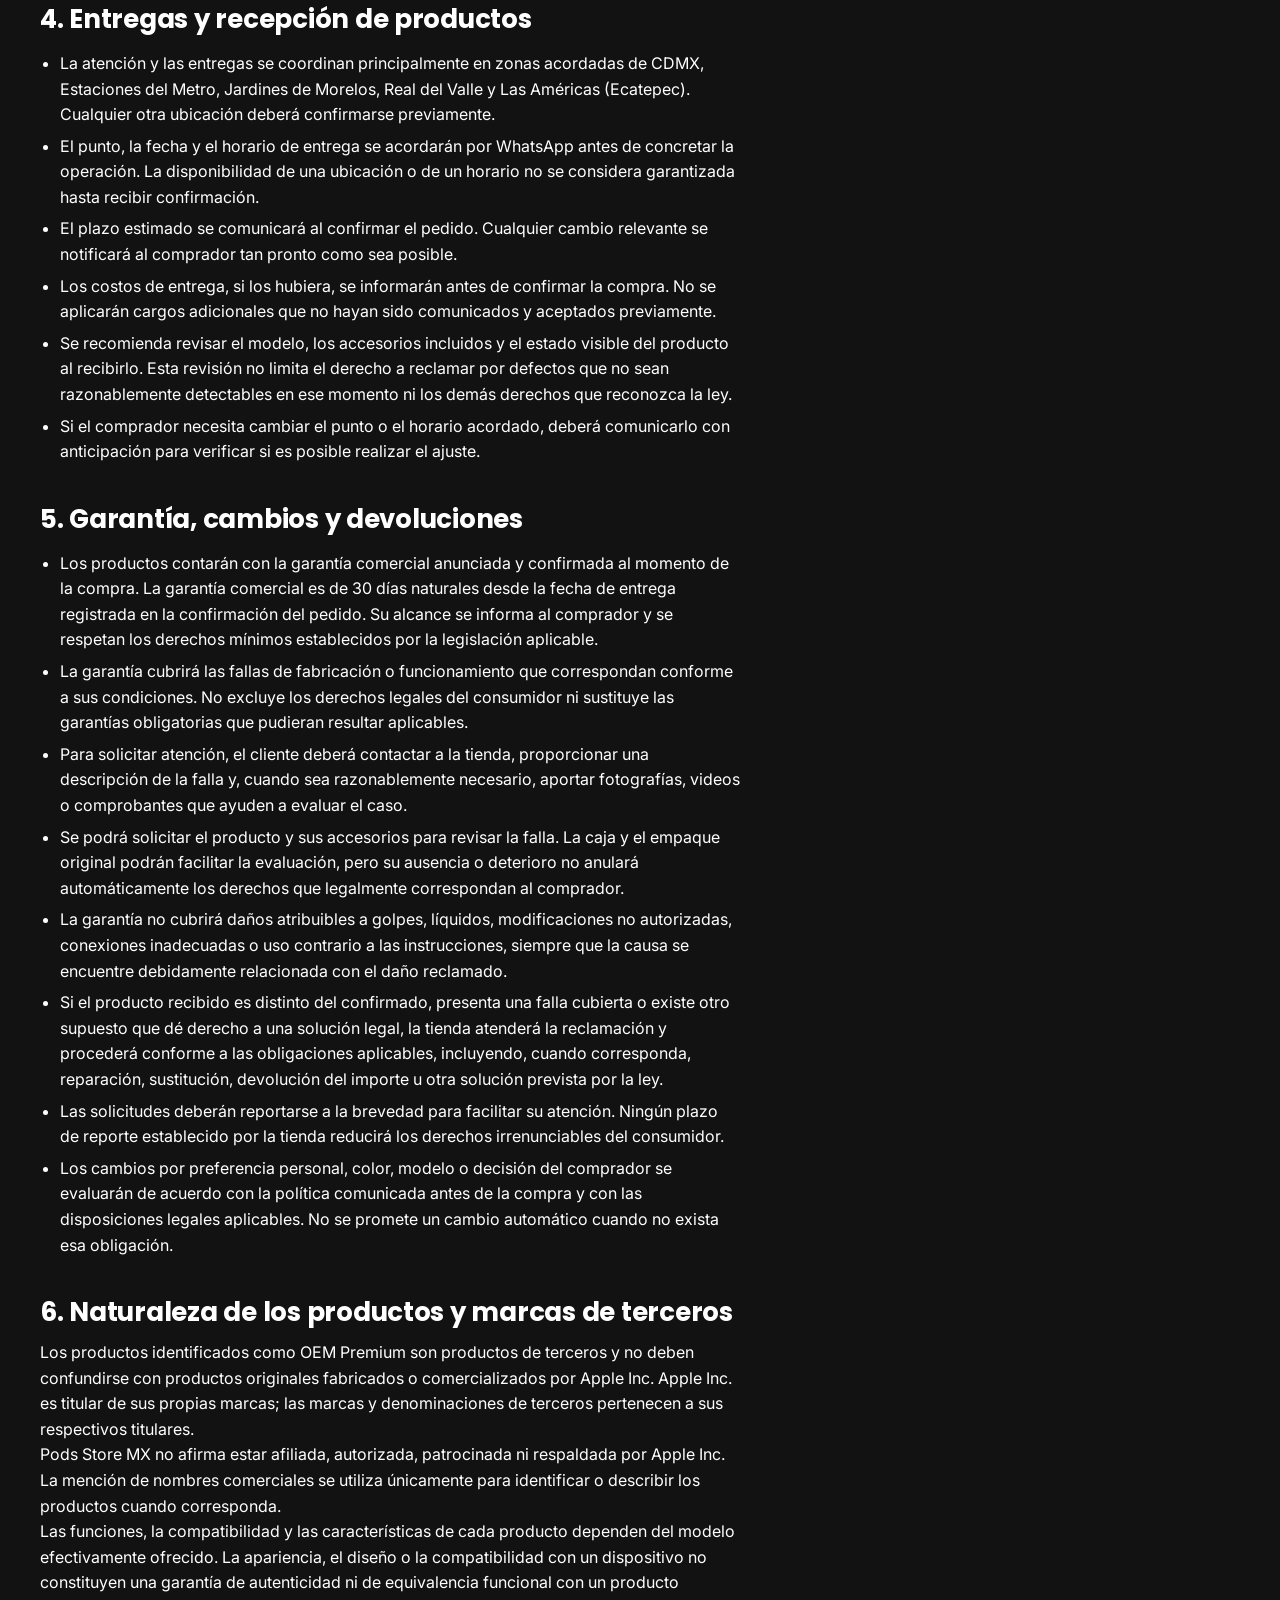
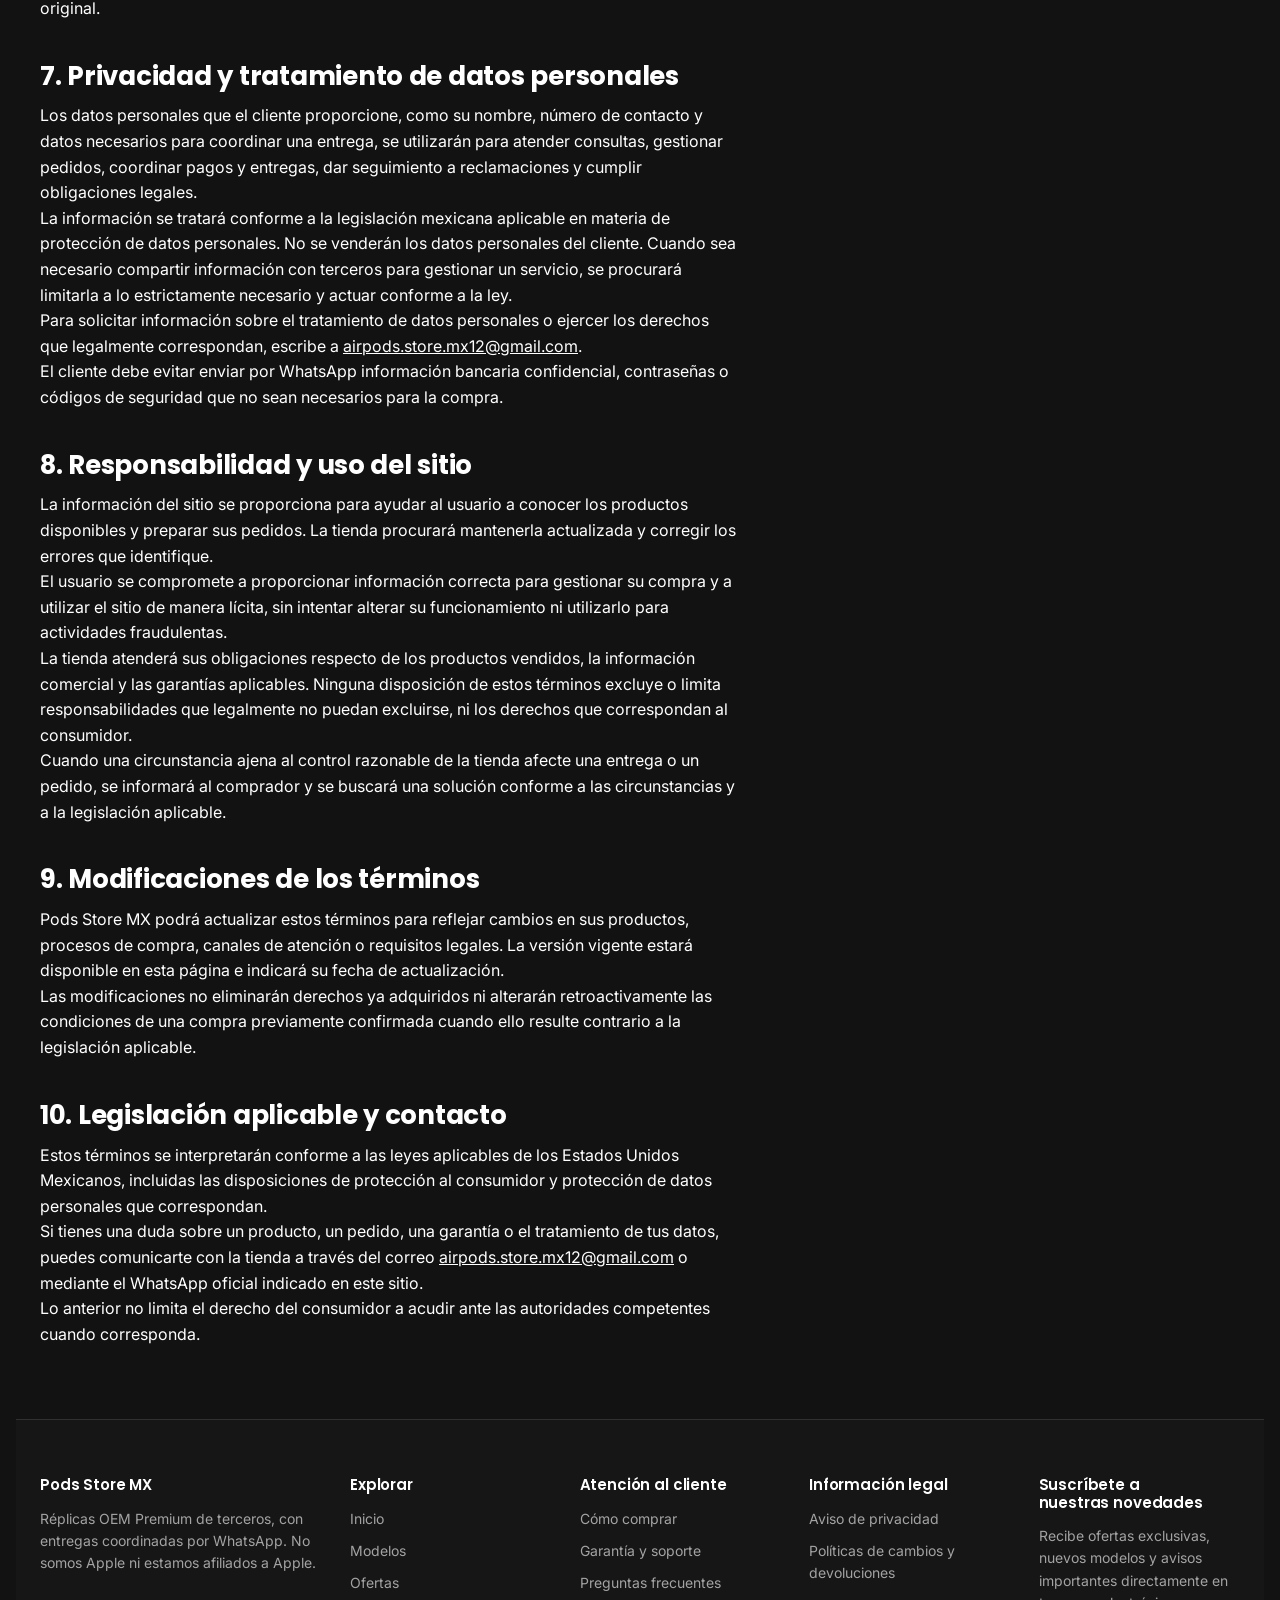
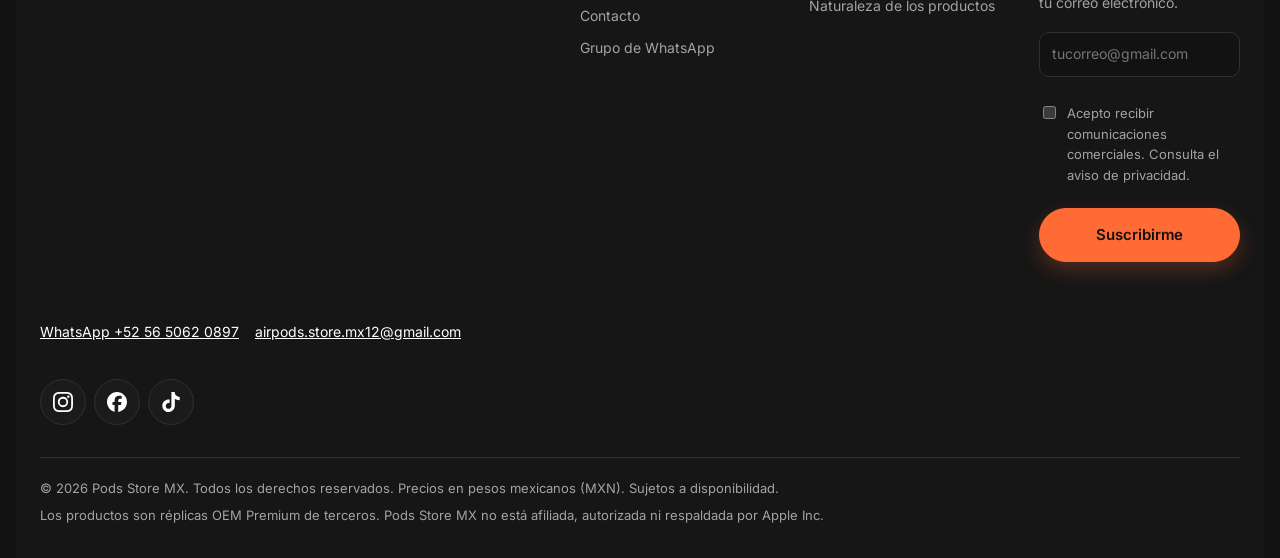
<file: terminos.html>
<!doctype html>
<html lang="es">
<head>
  <meta charset="utf-8" />
  <meta name="viewport" content="width=device-width, initial-scale=1, viewport-fit=cover" />
  <meta name="description" content="Términos y condiciones de compra de Pods Store MX." />
  <meta name="robots" content="index, follow" />
  <meta name="theme-color" content="#121212" />
  <meta property="og:type" content="website" />
  <meta property="og:site_name" content="Pods Store MX" />
  <meta property="og:title" content="Términos y condiciones | Pods Store MX" />
  <meta property="og:description" content="Términos y condiciones de compra de Pods Store MX." />
  <meta property="og:image" content="img/products/fondo.png" />
  <title>Términos y condiciones | Pods Store MX</title>
  <link rel="preconnect" href="https://fonts.googleapis.com" />
  <link rel="preconnect" href="https://fonts.gstatic.com" crossorigin />
  <link href="https://fonts.googleapis.com/css2?family=Inter:wght@400;500;600;700&family=Poppins:wght@600;700;800&display=swap" rel="stylesheet" />
  <link rel="stylesheet" href="css/styles.css" />
  <link rel="icon" type="image/png" href="img/products/favicon.png" />
</head>
<body>

<a class="skip-link" href="#main">Saltar al contenido</a>

<header class="site-header top">
  <div class="wrap bar">
    <a class="brand" href="index.html"><img class="logo" src="img/products/logoNavideño.jpg" alt="" width="40" height="40" />Pods Store MX</a>
    <nav class="links" id="siteNav" aria-label="Principal">
      <a href="index.html#catalogo">Modelos</a>
      <a href="index.html#ofertas">Ofertas</a>
      <a class="js-wholesale" href="index.html#mayoreo" hidden>Mayoreo y menudeo</a>
      <a href="index.html#comparar">Comparar</a>
      <a href="index.html#preguntas">Preguntas</a>
      <a href="index.html#contacto">Contacto</a>
    </nav>
    <button class="cart-btn" id="openCart" aria-haspopup="dialog" aria-label="Abrir carrito"><svg viewBox="0 0 24 24" width="18" height="18" fill="none" stroke="currentColor" stroke-width="1.8" stroke-linecap="round" stroke-linejoin="round" aria-hidden="true"><circle cx="9" cy="20" r="1.5"/><circle cx="18" cy="20" r="1.5"/><path d="M2 3h3l2.6 11.2a1 1 0 0 0 1 .8h9.7a1 1 0 0 0 1-.8L21 7H6"/></svg><span>Carrito</span> <b id="cartCount">0</b></button>
    <button class="menu-btn" type="button" aria-controls="siteNav" aria-expanded="false" aria-label="Abrir menú">
      <span></span><span></span><span></span>
    </button>
  </div>
</header>

<main id="main">
  <div class="wrap">
    <header class="page-hero">
      <p class="eyebrow">Legal</p>
      <h1>Términos y condiciones</h1>
      <p class="muted">Actualizado el 31 de octubre de 2026</p>
    </header>
    <article class="prose">

      <h2 id="objeto">1. Objeto y aceptación</h2>
      <p>Los presentes términos y condiciones regulan el uso de este sitio web y las compras de productos ofrecidos por Pods Store MX a través de la página y de WhatsApp. Al consultar el catálogo o realizar un pedido, el usuario acepta las condiciones que resulten aplicables a su operación, sin perjuicio de los derechos que le reconoce la legislación vigente.</p>
      <p>La tienda busca proporcionar información clara sobre sus productos, precios, disponibilidad, formas de pago, entregas y garantías. Si tienes alguna duda antes de comprar, puedes solicitar una aclaración por los medios de contacto indicados en esta página.</p>

      <h2 id="productos">2. Productos, características y precios</h2>
      <ul>
        <li>Los precios se expresan en pesos mexicanos (MXN). El precio aplicable será el informado y confirmado al comprador antes de concluir la compra.</li>
        <li>La disponibilidad de los productos puede variar. Antes de confirmar un pedido, se verificará que el modelo solicitado se encuentre disponible.</li>
        <li>Las fotografías tienen fines ilustrativos o comerciales. Pueden existir diferencias menores de iluminación o presentación; sin embargo, estas no deberán utilizarse para justificar diferencias sustanciales respecto de las características acordadas del producto.</li>
        <li>Las características, funciones, accesorios y contenido de cada caja serán los que se informen para el modelo correspondiente. Se recomienda consultar cualquier especificación que sea determinante para la compra.</li>
        <li>Los precios, promociones y descuentos estarán sujetos a las condiciones y vigencia que se comuniquen. Una promoción no se considerará aplicable si no cumple con sus requisitos anunciados.</li>
        <li>Si se detecta un error evidente en una publicación o en un precio, se informará al cliente antes de confirmar el pedido y se aclarará la situación sin perjuicio de los derechos que le correspondan conforme a la ley.</li>
      </ul>

      <h2 id="pedidos">3. Pedidos y formas de pago</h2>
      <ul>
        <li>El carrito del sitio permite preparar una solicitud de compra. El envío del mensaje por WhatsApp no constituye por sí solo una confirmación de disponibilidad ni de entrega.</li>
        <li>El pedido quedará confirmado cuando la tienda comunique al cliente la aceptación de la solicitud, el modelo, el precio final, la disponibilidad y los detalles acordados para la entrega.</li>
        <li>Las formas de pago disponibles son efectivo al momento de la entrega y transferencia bancaria, siempre que esta última haya sido previamente acordada con la tienda.</li>
        <li>Los datos para realizar transferencias se proporcionarán por los canales oficiales de atención. El cliente debe verificar que los datos del destinatario sean correctos antes de efectuar el pago.</li>
        <li>No solicites ni compartas contraseñas bancarias, NIP, códigos de verificación ni otros datos confidenciales. La tienda no necesita esa información para gestionar un pedido.</li>
        <li>Si un pedido no puede atenderse por falta de existencias u otra circunstancia, se notificará al cliente y, si ya se recibió un pago, se acordará la solución correspondiente conforme a la legislación aplicable.</li>
      </ul>

      <h2 id="entregas">4. Entregas y recepción de productos</h2>
      <ul>
        <li>La atención y las entregas se coordinan principalmente en zonas acordadas de CDMX, Estaciones del Metro, Jardines de Morelos, Real del Valle y Las Américas (Ecatepec). Cualquier otra ubicación deberá confirmarse previamente.</li>
        <li>El punto, la fecha y el horario de entrega se acordarán por WhatsApp antes de concretar la operación. La disponibilidad de una ubicación o de un horario no se considera garantizada hasta recibir confirmación.</li>
        <li>El plazo estimado se comunicará al confirmar el pedido. Cualquier cambio relevante se notificará al comprador tan pronto como sea posible.</li>
        <li>Los costos de entrega, si los hubiera, se informarán antes de confirmar la compra. No se aplicarán cargos adicionales que no hayan sido comunicados y aceptados previamente.</li>
        <li>Se recomienda revisar el modelo, los accesorios incluidos y el estado visible del producto al recibirlo. Esta revisión no limita el derecho a reclamar por defectos que no sean razonablemente detectables en ese momento ni los demás derechos que reconozca la ley.</li>
        <li>Si el comprador necesita cambiar el punto o el horario acordado, deberá comunicarlo con anticipación para verificar si es posible realizar el ajuste.</li>
      </ul>

      <h2 id="devoluciones">5. Garantía, cambios y devoluciones</h2>
      <ul>
        <li>Los productos contarán con la garantía comercial anunciada y confirmada al momento de la compra. La garantía comercial es de 30 días naturales desde la fecha de entrega registrada en la confirmación del pedido. Su alcance se informa al comprador y se respetan los derechos mínimos establecidos por la legislación aplicable.</li>
        <li>La garantía cubrirá las fallas de fabricación o funcionamiento que correspondan conforme a sus condiciones. No excluye los derechos legales del consumidor ni sustituye las garantías obligatorias que pudieran resultar aplicables.</li>
        <li>Para solicitar atención, el cliente deberá contactar a la tienda, proporcionar una descripción de la falla y, cuando sea razonablemente necesario, aportar fotografías, videos o comprobantes que ayuden a evaluar el caso.</li>
        <li>Se podrá solicitar el producto y sus accesorios para revisar la falla. La caja y el empaque original podrán facilitar la evaluación, pero su ausencia o deterioro no anulará automáticamente los derechos que legalmente correspondan al comprador.</li>
        <li>La garantía no cubrirá daños atribuibles a golpes, líquidos, modificaciones no autorizadas, conexiones inadecuadas o uso contrario a las instrucciones, siempre que la causa se encuentre debidamente relacionada con el daño reclamado.</li>
        <li>Si el producto recibido es distinto del confirmado, presenta una falla cubierta o existe otro supuesto que dé derecho a una solución legal, la tienda atenderá la reclamación y procederá conforme a las obligaciones aplicables, incluyendo, cuando corresponda, reparación, sustitución, devolución del importe u otra solución prevista por la ley.</li>
        <li>Las solicitudes deberán reportarse a la brevedad para facilitar su atención. Ningún plazo de reporte establecido por la tienda reducirá los derechos irrenunciables del consumidor.</li>
        <li>Los cambios por preferencia personal, color, modelo o decisión del comprador se evaluarán de acuerdo con la política comunicada antes de la compra y con las disposiciones legales aplicables. No se promete un cambio automático cuando no exista esa obligación.</li>
      </ul>

      <h2 id="marca">6. Naturaleza de los productos y marcas de terceros</h2>
      <p>Los productos identificados como OEM Premium son productos de terceros y no deben confundirse con productos originales fabricados o comercializados por Apple Inc. Apple Inc. es titular de sus propias marcas; las marcas y denominaciones de terceros pertenecen a sus respectivos titulares.</p>
      <p>Pods Store MX no afirma estar afiliada, autorizada, patrocinada ni respaldada por Apple Inc. La mención de nombres comerciales se utiliza únicamente para identificar o describir los productos cuando corresponda.</p>
      <p>Las funciones, la compatibilidad y las características de cada producto dependen del modelo efectivamente ofrecido. La apariencia, el diseño o la compatibilidad con un dispositivo no constituyen una garantía de autenticidad ni de equivalencia funcional con un producto original.</p>

      <h2 id="privacidad">7. Privacidad y tratamiento de datos personales</h2>
      <p>Los datos personales que el cliente proporcione, como su nombre, número de contacto y datos necesarios para coordinar una entrega, se utilizarán para atender consultas, gestionar pedidos, coordinar pagos y entregas, dar seguimiento a reclamaciones y cumplir obligaciones legales.</p>
      <p>La información se tratará conforme a la legislación mexicana aplicable en materia de protección de datos personales. No se venderán los datos personales del cliente. Cuando sea necesario compartir información con terceros para gestionar un servicio, se procurará limitarla a lo estrictamente necesario y actuar conforme a la ley.</p>
      <p>Para solicitar información sobre el tratamiento de datos personales o ejercer los derechos que legalmente correspondan, escribe a <a href="mailto:airpods.store.mx12@gmail.com">airpods.store.mx12@gmail.com</a>.</p>
      <p>El cliente debe evitar enviar por WhatsApp información bancaria confidencial, contraseñas o códigos de seguridad que no sean necesarios para la compra.</p>

      <h2 id="responsabilidad">8. Responsabilidad y uso del sitio</h2>
      <p>La información del sitio se proporciona para ayudar al usuario a conocer los productos disponibles y preparar sus pedidos. La tienda procurará mantenerla actualizada y corregir los errores que identifique.</p>
      <p>El usuario se compromete a proporcionar información correcta para gestionar su compra y a utilizar el sitio de manera lícita, sin intentar alterar su funcionamiento ni utilizarlo para actividades fraudulentas.</p>
      <p>La tienda atenderá sus obligaciones respecto de los productos vendidos, la información comercial y las garantías aplicables. Ninguna disposición de estos términos excluye o limita responsabilidades que legalmente no puedan excluirse, ni los derechos que correspondan al consumidor.</p>
      <p>Cuando una circunstancia ajena al control razonable de la tienda afecte una entrega o un pedido, se informará al comprador y se buscará una solución conforme a las circunstancias y a la legislación aplicable.</p>

      <h2 id="cambios">9. Modificaciones de los términos</h2>
      <p>Pods Store MX podrá actualizar estos términos para reflejar cambios en sus productos, procesos de compra, canales de atención o requisitos legales. La versión vigente estará disponible en esta página e indicará su fecha de actualización.</p>
      <p>Las modificaciones no eliminarán derechos ya adquiridos ni alterarán retroactivamente las condiciones de una compra previamente confirmada cuando ello resulte contrario a la legislación aplicable.</p>

      <h2 id="ley">10. Legislación aplicable y contacto</h2>
      <p>Estos términos se interpretarán conforme a las leyes aplicables de los Estados Unidos Mexicanos, incluidas las disposiciones de protección al consumidor y protección de datos personales que correspondan.</p>
      <p>Si tienes una duda sobre un producto, un pedido, una garantía o el tratamiento de tus datos, puedes comunicarte con la tienda a través del correo <a href="mailto:airpods.store.mx12@gmail.com">airpods.store.mx12@gmail.com</a> o mediante el WhatsApp oficial indicado en este sitio.</p>
      <p>Lo anterior no limita el derecho del consumidor a acudir ante las autoridades competentes cuando corresponda.</p>
    
    </article>
  </div>
</main>

<footer class="site-footer">
  <div class="wrap">
    <div class="foot-cols">
      <div class="foot-col foot-brand">
        <h3>Pods Store MX</h3>
        <p>Réplicas OEM Premium de terceros, con entregas coordinadas por WhatsApp. No somos Apple ni estamos afiliados a Apple.</p>
      </div>
      <nav class="foot-col" aria-labelledby="foot-explorar">
        <h3 id="foot-explorar">Explorar</h3>
        <a href="index.html">Inicio</a>
        <a href="index.html#catalogo">Modelos</a>
        <a href="index.html#ofertas">Ofertas</a>
        <a class="js-wholesale" href="index.html#mayoreo" hidden>Mayoreo y menudeo</a>
      </nav>
      <nav class="foot-col" aria-labelledby="foot-atencion">
        <h3 id="foot-atencion">Atención al cliente</h3>
        <a href="index.html#proceso">Cómo comprar</a>
        <a href="garantia.html">Garantía y soporte</a>
        <a href="index.html#preguntas">Preguntas frecuentes</a>
        <a href="index.html#contacto">Contacto</a>
        <a data-group href="#" target="_blank" rel="noopener" hidden>Grupo de WhatsApp</a>
      </nav>
      <nav class="foot-col" aria-labelledby="foot-legal">
        <h3 id="foot-legal">Información legal</h3>
        <a href="privacidad.html">Aviso de privacidad</a>
        <a href="terminos.html#devoluciones">Políticas de cambios y devoluciones</a>
        <a href="terminos.html#marca">Naturaleza de los productos</a>
      </nav>
      <form class="foot-col subscribe" id="subForm" novalidate>
        <h3>Suscríbete a nuestras novedades</h3>
        <p>Recibe ofertas exclusivas, nuevos modelos y avisos importantes directamente en tu correo electrónico.</p>
        <label class="sr-only" for="subEmail">Correo electrónico</label>
        <input id="subEmail" type="email" placeholder="tucorreo@gmail.com" autocomplete="email" />
        <label class="check"><input type="checkbox" id="subConsent" /><span>Acepto recibir comunicaciones comerciales. Consulta el <a href="privacidad.html">aviso de privacidad</a>.</span></label>
        <button class="btn primary block" type="submit">Suscribirme</button>
        <p class="sub-msg" id="subMsg" role="status" aria-live="polite"></p>
      </form>
    </div>
    <div class="foot-contact">
      <a data-wa href="#" target="_blank" rel="noopener">WhatsApp <span data-phone></span></a>
      <a data-email href="#" hidden></a>
    </div>
    <div class="foot-social" aria-label="Redes sociales">
          <a
            class="social-link"
            data-social="instagram"
            href="#"
            target="_blank"
            rel="noopener"
            aria-label="Instagram"
            title="Instagram"
            hidden
            ><svg viewBox="0 0 24 24" aria-hidden="true" focusable="false">
              <path
                d="M7.0301.084c-1.2768.0602-2.1487.264-2.911.5634-.7888.3075-1.4575.72-2.1228 1.3877-.6652.6677-1.075 1.3368-1.3802 2.127-.2954.7638-.4956 1.6365-.552 2.914-.0564 1.2775-.0689 1.6882-.0626 4.947.0062 3.2586.0206 3.6671.0825 4.9473.061 1.2765.264 2.1482.5635 2.9107.308.7889.72 1.4573 1.388 2.1228.6679.6655 1.3365 1.0743 2.1285 1.38.7632.295 1.6361.4961 2.9134.552 1.2773.056 1.6884.069 4.9462.0627 3.2578-.0062 3.668-.0207 4.9478-.0814 1.28-.0607 2.147-.2652 2.9098-.5633.7889-.3086 1.4578-.72 2.1228-1.3881.665-.6682 1.0745-1.3378 1.3795-2.1284.2957-.7632.4966-1.636.552-2.9124.056-1.2809.0692-1.6898.063-4.948-.0063-3.2583-.021-3.6668-.0817-4.9465-.0607-1.2797-.264-2.1487-.5633-2.9117-.3084-.7889-.72-1.4568-1.3876-2.1228C21.2982 1.33 20.628.9208 19.8378.6165 19.074.321 18.2017.1197 16.9244.0645 15.6471.0093 15.236-.005 11.977.0014 8.718.0076 8.31.0215 7.0301.0839m.1402 21.6932c-1.17-.0509-1.8053-.2453-2.2287-.408-.5606-.216-.96-.4771-1.3819-.895-.422-.4178-.6811-.8186-.9-1.378-.1644-.4234-.3624-1.058-.4171-2.228-.0595-1.2645-.072-1.6442-.079-4.848-.007-3.2037.0053-3.583.0607-4.848.05-1.169.2456-1.805.408-2.2282.216-.5613.4762-.96.895-1.3816.4188-.4217.8184-.6814 1.3783-.9003.423-.1651 1.0575-.3614 2.227-.4171 1.2655-.06 1.6447-.072 4.848-.079 3.2033-.007 3.5835.005 4.8495.0608 1.169.0508 1.8053.2445 2.228.408.5608.216.96.4754 1.3816.895.4217.4194.6816.8176.9005 1.3787.1653.4217.3617 1.056.4169 2.2263.0602 1.2655.0739 1.645.0796 4.848.0058 3.203-.0055 3.5834-.061 4.848-.051 1.17-.245 1.8055-.408 2.2294-.216.5604-.4763.96-.8954 1.3814-.419.4215-.8181.6811-1.3783.9-.4224.1649-1.0577.3617-2.2262.4174-1.2656.0595-1.6448.072-4.8493.079-3.2045.007-3.5825-.006-4.848-.0608M16.953 5.5864A1.44 1.44 0 1 0 18.39 4.144a1.44 1.44 0 0 0-1.437 1.4424M5.8385 12.012c.0067 3.4032 2.7706 6.1557 6.173 6.1493 3.4026-.0065 6.157-2.7701 6.1506-6.1733-.0065-3.4032-2.771-6.1565-6.174-6.1498-3.403.0067-6.156 2.771-6.1496 6.1738M8 12.0077a4 4 0 1 1 4.008 3.9921A3.9996 3.9996 0 0 1 8 12.0077"
              /></svg
          ></a>
          <a
            class="social-link"
            data-social="facebook"
            href="#"
            target="_blank"
            rel="noopener"
            aria-label="Facebook"
            title="Facebook"
            hidden
            ><svg viewBox="0 0 24 24" aria-hidden="true" focusable="false">
              <path
                d="M9.101 23.691v-7.98H6.627v-3.667h2.474v-1.58c0-4.085 1.848-5.978 5.858-5.978.401 0 .955.042 1.468.103a8.68 8.68 0 0 1 1.141.195v3.325a8.623 8.623 0 0 0-.653-.036 26.805 26.805 0 0 0-.733-.009c-.707 0-1.259.096-1.675.309a1.686 1.686 0 0 0-.679.622c-.258.42-.374.995-.374 1.752v1.297h3.919l-.386 2.103-.287 1.564h-3.246v8.245C19.396 23.238 24 18.179 24 12.044c0-6.627-5.373-12-12-12s-12 5.373-12 12c0 5.628 3.874 10.35 9.101 11.647Z"
              /></svg
          ></a>
          <a
            class="social-link"
            data-social="tiktok"
            href="#"
            target="_blank"
            rel="noopener"
            aria-label="TikTok"
            title="TikTok"
            hidden
            ><svg viewBox="0 0 24 24" aria-hidden="true" focusable="false">
              <path
                d="M12.525.02c1.31-.02 2.61-.01 3.91-.02.08 1.53.63 3.09 1.75 4.17 1.12 1.11 2.7 1.62 4.24 1.79v4.03c-1.44-.05-2.89-.35-4.2-.97-.57-.26-1.1-.59-1.62-.93-.01 2.92.01 5.84-.02 8.75-.08 1.4-.54 2.79-1.35 3.94-1.31 1.92-3.58 3.17-5.91 3.21-1.43.08-2.86-.31-4.08-1.03-2.02-1.19-3.44-3.37-3.65-5.71-.02-.5-.03-1-.01-1.49.18-1.9 1.12-3.72 2.58-4.96 1.66-1.44 3.98-2.13 6.15-1.72.02 1.48-.04 2.96-.04 4.44-.99-.32-2.15-.23-3.02.37-.63.41-1.11 1.04-1.36 1.75-.21.51-.15 1.07-.14 1.61.24 1.64 1.82 3.02 3.5 2.87 1.12-.01 2.19-.66 2.77-1.61.19-.33.4-.67.41-1.06.1-1.79.06-3.57.07-5.36.01-4.03-.01-8.05.02-12.07z"
              /></svg
          ></a>
        </div>
        
    <div class="foot-bottom">
      <p>© <span id="year">2026</span> Pods Store MX. Todos los derechos reservados. Precios en pesos mexicanos (MXN). Sujetos a disponibilidad.</p>
      <p>Los productos son réplicas OEM Premium de terceros. Pods Store MX no está afiliada, autorizada ni respaldada por Apple Inc.</p>
    </div>
  </div>
</footer>

<a class="wa-float" data-wa href="#" target="_blank" rel="noopener" aria-label="Escribir por WhatsApp">
  <svg viewBox="0 0 24 24" aria-hidden="true" focusable="false">
        <path
          d="M17.472 14.382c-.297-.149-1.758-.867-2.03-.967-.273-.099-.471-.148-.67.15-.197.297-.767.966-.94 1.164-.173.199-.347.223-.644.075-.297-.15-1.255-.463-2.39-1.475-.883-.788-1.48-1.761-1.653-2.059-.173-.297-.018-.458.13-.606.134-.133.298-.347.446-.52.149-.174.198-.298.298-.497.099-.198.05-.371-.025-.52-.075-.149-.669-1.612-.916-2.207-.242-.579-.487-.5-.669-.51-.173-.008-.371-.01-.57-.01-.198 0-.52.074-.792.372-.272.297-1.04 1.016-1.04 2.479 0 1.462 1.065 2.875 1.213 3.074.149.198 2.096 3.2 5.077 4.487.709.306 1.262.489 1.694.625.712.227 1.36.195 1.871.118.571-.085 1.758-.719 2.006-1.413.248-.694.248-1.289.173-1.413-.074-.124-.272-.198-.57-.347m-5.421 7.403h-.004a9.87 9.87 0 01-5.031-1.378l-.361-.214-3.741.982.998-3.648-.235-.374a9.86 9.86 0 01-1.51-5.26c.001-5.45 4.436-9.884 9.888-9.884 2.64 0 5.122 1.03 6.988 2.898a9.825 9.825 0 012.893 6.994c-.003 5.45-4.437 9.884-9.885 9.884m8.413-18.297A11.815 11.815 0 0012.05 0C5.495 0 .16 5.335.157 11.892c0 2.096.547 4.142 1.588 5.945L.057 24l6.305-1.654a11.882 11.882 0 005.683 1.448h.005c6.554 0 11.89-5.335 11.893-11.893a11.821 11.821 0 00-3.48-8.413Z"
        />
      </svg>
</a>

<div class="scrim" id="scrim"></div>
<aside class="drawer" id="drawer" role="dialog" aria-modal="true" aria-labelledby="drawerTitle">
  <header class="drawer-head">
    <h3 id="drawerTitle">Tu carrito</h3>
    <button class="close" id="closeCart">Cerrar</button>
  </header>
  <div class="lines" id="lines"></div>
  <div class="total"><span>Total estimado</span><span id="total">$0</span></div>
  <div class="field">
    <label for="name">Tu nombre</label>
    <input id="name" autocomplete="name" placeholder="Ej. Juan Pérez" />
  </div>
  <div class="field">
    <label for="note">Zona de entrega y nota</label>
    <textarea id="note" placeholder="Ej. Real del Valle, por la tarde"></textarea>
  </div>
  <p class="cart-note">Enviar tu carrito por WhatsApp no confirma automáticamente tu pedido. Se confirma únicamente cuando nuestro equipo verifique disponibilidad, precio final, forma de pago y entrega, y te envíe una confirmación expresa.</p>
  <a class="btn primary block" id="sendWa" href="#" target="_blank" rel="noopener" aria-disabled="true">Continuar por WhatsApp</a>
</aside>

<div class="toast" id="toast" role="status" aria-live="polite"></div>

<script src="js/config.js"></script>
<script src="js/app.js"></script>
</body>
</html>
</file>
<file: css/styles.css>
/* =========================================================
   Pods Store MX · hoja de estilos
   Paleta oscura: fondos negros, texto blanco, naranja solo para llamadas a la
   acción y verde solo para WhatsApp.
   ========================================================= */

:root {
  --bg: #0b0d10;
  --soft: #12151a;
  --surface: #1a1e25;
  --ink: #ffffff;
  --on-ink: #0b0d10;
  --on-accent: #0b0d10;
  --muted: #a4aab4;
  --line: #262b33;
  --accent: #ff6b35;
  --accent-hover: #ff8052;
  --wa: #25d366;
  --radius: 20px;
  --shadow-sm: 0 1px 2px rgba(0, 0, 0, 0.3);
  --shadow: 0 1px 2px rgba(0, 0, 0, 0.3), 0 14px 34px rgba(0, 0, 0, 0.45);
  --display: "Poppins", system-ui, -apple-system, "Segoe UI", sans-serif;
  --body: "Inter", system-ui, -apple-system, "Segoe UI", sans-serif;
  color-scheme: dark;
}

/* ===== Base ===== */
* {
  box-sizing: border-box;
}
html {
  scroll-behavior: smooth;
  scroll-padding-top: 88px;
}
body {
  margin: 0;
  background: var(--bg);
  color: var(--ink);
  font-family: var(--body);
  font-size: 16px;
  line-height: 1.6;
  padding-left: max(16px, env(safe-area-inset-left, 0px));
  padding-right: max(16px, env(safe-area-inset-right, 0px));
  overflow-x: hidden;
  -webkit-font-smoothing: antialiased;
}
img {
  max-width: 100%;
  display: block;
}
a {
  color: inherit;
}
button {
  font: inherit;
}
:focus-visible {
  outline: 3px solid var(--accent);
  outline-offset: 3px;
  border-radius: 8px;
}
[id] {
  scroll-margin-top: 88px;
}

.wrap {
  max-width: 1200px;
  margin: 0 auto;
}
.bar {
  display: flex;
  align-items: center;
  justify-content: space-between;
  gap: 16px;
}
h1,
h2,
h3 {
  font-family: var(--display);
  line-height: 1.15;
  margin: 0;
  letter-spacing: -0.01em;
  text-wrap: balance;
}
h1 {
  font-weight: 800;
}
h2 {
  font-weight: 700;
}
h3 {
  font-weight: 600;
}
p {
  margin: 0;
}
.eyebrow {
  font-size: 12px;
  font-weight: 700;
  letter-spacing: 0.12em;
  text-transform: uppercase;
  color: var(--ink);
  margin: 0;
}
.muted {
  color: var(--muted);
}

section {
  padding-block: 80px;
}
@media (max-width: 640px) {
  section {
    padding-block: 56px;
  }
}

.sr-only {
  position: absolute;
  width: 1px;
  height: 1px;
  padding: 0;
  margin: -1px;
  overflow: hidden;
  clip: rect(0, 0, 0, 0);
  white-space: nowrap;
  border: 0;
}
.skip-link {
  position: absolute;
  left: 16px;
  top: -60px;
  z-index: 100;
  background: var(--ink);
  color: var(--on-ink);
  padding: 10px 14px;
  border-radius: 10px;
  text-decoration: none;
  font-weight: 600;
}
.skip-link:focus {
  top: 12px;
}

/* ===== Botones ===== */
.btn {
  display: inline-flex;
  align-items: center;
  justify-content: center;
  gap: 10px;
  font-weight: 600;
  font-size: 15px;
  min-height: 48px;
  padding: 14px 24px;
  border-radius: 999px;
  text-decoration: none;
  border: 1.5px solid transparent;
  cursor: pointer;
  transition:
    transform 0.2s ease,
    background-color 0.2s ease,
    color 0.2s ease,
    box-shadow 0.2s ease;
}
.btn:hover {
  transform: translateY(-1px);
}
.btn.primary {
  background: var(--accent);
  border-color: var(--accent);
  color: var(--on-accent);
  box-shadow: 0 8px 20px rgba(255, 107, 53, 0.25);
}
.btn.primary:hover {
  background: var(--accent-hover);
  border-color: var(--accent-hover);
}
.btn.ghost {
  background: transparent;
  color: var(--ink);
  border-color: var(--line);
}
.btn.ghost:hover {
  background: var(--ink);
  color: var(--on-ink);
  border-color: var(--ink);
}
.btn.block {
  width: 100%;
}
.btn[aria-disabled="true"] {
  opacity: 0.45;
  pointer-events: none;
}

/* ===== Barra de anuncio ===== */
.announce {
  background: var(--ink);
  color: var(--on-ink);
  text-align: center;
  font-size: 13px;
  font-weight: 500;
  padding: 9px 16px;
}

/* ===== Encabezado ===== */
header.top {
  position: sticky;
  top: env(safe-area-inset-top, 0px);
  z-index: 20;
  background: rgba(11, 13, 16, 0.92);
  backdrop-filter: blur(12px);
  border-bottom: 1px solid var(--line);
}
header.top .bar {
  padding-block: 14px;
}
.brand {
  font-family: var(--display);
  font-weight: 800;
  font-size: 18px;
  text-decoration: none;
  white-space: nowrap;
}
.brand span {
  color: var(--accent);
}
.links {
  display: flex;
  gap: 28px;
  font-size: 14px;
  font-weight: 500;
}
.links a {
  text-decoration: none;
  color: var(--muted);
}
.links a:hover {
  color: var(--ink);
}
.cart-btn {
  display: inline-flex;
  align-items: center;
  gap: 8px;
  white-space: nowrap;
  text-decoration: none;
  background: var(--ink);
  color: var(--on-ink);
  border: 0;
  border-radius: 999px;
  padding: 10px 18px;
  font-weight: 600;
  font-size: 14px;
  cursor: pointer;
}
.cart-btn b {
  background: var(--accent);
  color: var(--on-accent);
  border-radius: 999px;
  min-width: 22px;
  height: 22px;
  display: inline-grid;
  place-items: center;
  font-size: 12px;
  padding: 0 6px;
}

/* Menú hamburguesa (aparece en móvil) */
.menu-btn {
  display: none;
  width: 44px;
  height: 44px;
  border: 1px solid var(--line);
  border-radius: 12px;
  background: var(--surface);
  cursor: pointer;
  flex-direction: column;
  justify-content: center;
  align-items: center;
  gap: 5px;
}
.menu-btn span {
  display: block;
  width: 18px;
  height: 2px;
  background: var(--ink);
  border-radius: 2px;
  transition:
    transform 0.2s ease,
    opacity 0.2s ease;
}
.menu-open .menu-btn span:nth-child(1) {
  transform: translateY(7px) rotate(45deg);
}
.menu-open .menu-btn span:nth-child(2) {
  opacity: 0;
}
.menu-open .menu-btn span:nth-child(3) {
  transform: translateY(-7px) rotate(-45deg);
}

@media (max-width: 900px) {
  .links {
    display: none;
  }
  .menu-btn {
    display: inline-flex;
  }
  .menu-open .links {
    display: flex;
    flex-direction: column;
    gap: 0;
    position: absolute;
    top: 100%;
    left: 0;
    right: 0;
    background: var(--surface);
    border-bottom: 1px solid var(--line);
    padding: 8px 16px 16px;
    box-shadow: 0 12px 24px rgba(16, 24, 40, 0.08);
  }
  .menu-open .links a {
    padding: 14px 4px;
    border-top: 1px solid var(--line);
    font-size: 16px;
    color: var(--ink);
  }
}

/* ===== Portada ===== */
.hero {
  padding-block: clamp(48px, 8vw, 104px);
}
.hero-grid {
  display: grid;
  grid-template-columns: repeat(auto-fit, minmax(min(100%, 360px), 1fr));
  gap: 48px;
  align-items: center;
}
.hero-text {
  min-width: 0;
}
.hero h1 {
  font-size: clamp(40px, 6vw, 72px);
  font-weight: 800;
  max-width: 14ch;
  margin-top: 14px;
}
.hero h1 em {
  font-style: normal;
  color: var(--accent);
}
.lead {
  font-size: clamp(16px, 1.8vw, 19px);
  color: var(--muted);
  max-width: 50ch;
  margin: 22px 0 32px;
}
.hero-actions {
  display: flex;
  flex-wrap: wrap;
  gap: 12px;
}
.hero-fig {
  margin: 0;
  min-width: 0;
  border-radius: 32px;
  overflow: hidden;
  aspect-ratio: 4 / 5;
  background: var(--soft);
  box-shadow: var(--shadow);
}
.hero-fig img {
  width: 100%;
  height: 100%;
  object-fit: contain;
  padding: 16px;
}
.oem-note {
  font-size: 13px;
  color: var(--muted);
  margin-top: 22px;
}
.oem-note a {
  color: var(--ink);
  font-weight: 600;
}

/* ===== Beneficios ===== */
.benefit-grid {
  display: grid;
  grid-template-columns: repeat(auto-fit, minmax(min(100%, 230px), 1fr));
  gap: 20px;
}
.benefit {
  background: var(--surface);
  border: 1px solid var(--line);
  border-radius: var(--radius);
  padding: 24px;
  display: grid;
  gap: 10px;
  box-shadow: var(--shadow-sm);
  min-width: 0;
}
.benefit-ico {
  width: 46px;
  height: 46px;
  border-radius: 14px;
  background: var(--soft);
  color: var(--ink);
  display: grid;
  place-items: center;
}
.benefit-ico svg {
  width: 22px;
  height: 22px;
}
.benefit h3 {
  font-size: 17px;
}
.benefit p {
  font-size: 14px;
  color: var(--muted);
}

/* ===== Encabezados de sección ===== */
.sec-head {
  display: flex;
  flex-wrap: wrap;
  align-items: end;
  justify-content: space-between;
  gap: 16px;
  margin-bottom: 36px;
}
.sec-head h2 {
  font-size: clamp(28px, 4vw, 44px);
  margin-top: 10px;
}
.sec-head .intro {
  max-width: 42ch;
  color: var(--muted);
}
.cta-row {
  display: flex;
  flex-wrap: wrap;
  align-items: center;
  justify-content: center;
  gap: 16px;
  margin-top: 44px;
  text-align: center;
}
.cta-row p {
  color: var(--muted);
  width: 100%;
}

/* ===== Filtros ===== */
.filters {
  display: flex;
  flex-wrap: wrap;
  gap: 8px;
  margin-bottom: 28px;
}
.chip {
  font-size: 14px;
  font-weight: 600;
  padding: 9px 18px;
  border-radius: 999px;
  cursor: pointer;
  background: var(--surface);
  color: var(--ink);
  border: 1px solid var(--line);
  transition:
    border-color 0.2s,
    background-color 0.2s;
}
.chip:hover {
  border-color: var(--ink);
}
.chip[aria-pressed="true"] {
  background: var(--ink);
  color: var(--on-ink);
  border-color: var(--ink);
}

/* ===== Catálogo ===== */
.grid {
  display: grid;
  grid-template-columns: repeat(auto-fill, minmax(min(100%, 270px), 1fr));
  gap: 24px;
}
.card {
  background: var(--surface);
  border: 1px solid var(--line);
  border-radius: var(--radius);
  padding: 14px 14px 20px;
  display: flex;
  flex-direction: column;
  gap: 12px;
  min-width: 0;
  box-shadow: var(--shadow-sm);
  transition:
    transform 0.25s ease,
    box-shadow 0.25s ease;
}
.card:hover {
  transform: translateY(-4px);
  box-shadow: var(--shadow);
}
.card-img {
  position: relative;
  aspect-ratio: 4 / 5;
  border-radius: 14px;
  overflow: hidden;
  background: var(--soft);
}
.slides {
  position: absolute;
  inset: 0;
}
.slides img {
  position: absolute;
  inset: 0;
  width: 100%;
  height: 100%;
  object-fit: contain;
  padding: 6px;
  opacity: 0;
  transition: opacity 0.8s ease;
}
.slides img.on {
  opacity: 1;
}
.dots {
  position: absolute;
  left: 0;
  right: 0;
  bottom: 10px;
  display: flex;
  justify-content: center;
  gap: 6px;
  z-index: 1;
}
.dot {
  width: 8px;
  height: 8px;
  padding: 0;
  border: 0;
  border-radius: 999px;
  cursor: pointer;
  background: rgba(255, 255, 255, 0.45);
  box-shadow: 0 0 0 1px rgba(0, 0, 0, 0.3);
  transition:
    width 0.3s ease,
    background-color 0.3s ease;
}
.dot.on {
  width: 22px;
  background: var(--ink);
}
.card .tag {
  font-size: 12px;
  font-weight: 600;
  color: var(--muted);
  padding: 0 4px;
}
.card h3 {
  font-size: 18px;
  padding: 0 4px;
}
.card h3 a {
  color: inherit;
  text-decoration: none;
}
.card h3 a:hover {
  text-decoration: underline;
}
.card > p:not(.tag) {
  font-size: 14px;
  color: var(--muted);
  padding: 0 4px;
}
.card-foot {
  margin-top: auto;
  display: flex;
  align-items: center;
  justify-content: space-between;
  gap: 10px;
  padding: 0 4px;
}
.price {
  font-family: var(--display);
  font-weight: 700;
  font-size: 22px;
  font-variant-numeric: tabular-nums;
  color: var(--ink);
}
.add {
  font-weight: 600;
  font-size: 14px;
  padding: 11px 16px;
  border-radius: 999px;
  border: 0;
  cursor: pointer;
  background: var(--accent);
  color: var(--on-accent);
  transition: background-color 0.2s ease;
}
.add:hover {
  background: var(--accent-hover);
}
.add.done {
  background: var(--ink);
  color: var(--on-ink);
}
.card-links {
  display: flex;
  flex-wrap: wrap;
  gap: 14px;
  padding: 0 4px;
}
.details-link {
  font-size: 14px;
  font-weight: 600;
  color: var(--ink);
  text-decoration: none;
}
.details-link:hover {
  text-decoration: underline;
}

/* ===== Prueba social ===== */
.reviews {
  background: var(--soft);
}
.ref-grid {
  display: grid;
  grid-template-columns: repeat(auto-fit, minmax(min(100%, 240px), 1fr));
  gap: 20px;
}
.shot {
  margin: 0;
  background: var(--surface);
  border: 1px solid var(--line);
  border-radius: var(--radius);
  padding: 10px;
  box-shadow: var(--shadow-sm);
  min-width: 0;
}
.shot img {
  width: 100%;
  height: auto;
  border-radius: 12px;
}
.rating {
  display: flex;
  align-items: center;
  gap: 6px;
  padding: 12px 6px 4px;
  font-size: 14px;
  color: var(--muted);
}
.rating strong {
  color: var(--ink);
  font-family: var(--display);
}
.stars {
  color: #f5a623;
  letter-spacing: 1px;
  font-size: 15px;
}
.empty-slot {
  margin: 0;
  padding: 28px;
  border-radius: var(--radius);
  border: 1px dashed var(--line);
  background: var(--surface);
  color: var(--muted);
  grid-column: 1 / -1;
}

/* ===== Comparar y recomendador ===== */
.help {
  background: var(--soft);
}
.help-grid {
  display: grid;
  grid-template-columns: repeat(auto-fit, minmax(min(100%, 340px), 1fr));
  gap: 32px;
  align-items: start;
}
.help h2 {
  font-size: clamp(28px, 4vw, 44px);
  margin: 10px 0 24px;
}
.table-wrap {
  overflow-x: auto;
  background: var(--surface);
  border: 1px solid var(--line);
  border-radius: var(--radius);
}
.compare {
  width: 100%;
  border-collapse: collapse;
  font-size: 14px;
  min-width: 440px;
}
.compare th,
.compare td {
  text-align: left;
  padding: 16px;
  border-bottom: 1px solid var(--line);
}
.compare thead th {
  font-size: 12px;
  text-transform: uppercase;
  letter-spacing: 0.06em;
  color: var(--muted);
  font-weight: 600;
}
.compare tbody th a {
  color: var(--ink);
  font-weight: 600;
  text-decoration: none;
}
.compare tbody th a:hover {
  text-decoration: underline;
}
.compare td {
  font-variant-numeric: tabular-nums;
}
.note {
  font-size: 13px;
  color: var(--muted);
  margin-top: 14px;
}
.assist {
  background: var(--surface);
  border: 1px solid var(--line);
  border-radius: var(--radius);
  padding: 28px;
  display: grid;
  gap: 10px;
  box-shadow: var(--shadow-sm);
  min-width: 0;
}
.assist h3 {
  font-size: 22px;
  margin-bottom: 6px;
}
.assist label {
  font-size: 14px;
  font-weight: 600;
  margin-top: 6px;
}
.assist select {
  font: inherit;
  color: var(--ink);
  background: var(--surface);
  border: 1px solid var(--line);
  border-radius: 12px;
  padding: 12px;
  width: 100%;
}
.assist .btn {
  margin-top: 10px;
}
.result {
  font-size: 15px;
  min-height: 1.5em;
  margin-top: 8px;
}

/* ===== Cómo comprar ===== */
.steps-title {
  font-size: clamp(28px, 4vw, 44px);
  margin: 10px 0 36px;
}
.steps {
  display: grid;
  grid-template-columns: repeat(auto-fit, minmax(min(100%, 240px), 1fr));
  gap: 24px;
}
.step {
  background: var(--surface);
  border: 1px solid var(--line);
  border-radius: var(--radius);
  padding: 28px;
  min-width: 0;
}
.step .n {
  font-family: var(--display);
  font-weight: 700;
  font-size: 14px;
  width: 38px;
  height: 38px;
  border-radius: 50%;
  background: var(--ink);
  color: var(--on-ink);
  display: grid;
  place-items: center;
}
.step h3 {
  font-size: 18px;
  margin: 18px 0 8px;
}
.step p {
  font-size: 14px;
  color: var(--muted);
}

/* ===== Qué debes saber y preguntas ===== */
.info h2,
.faq h2 {
  font-size: clamp(28px, 4vw, 44px);
  margin: 10px 0 32px;
}
.info-grid {
  display: grid;
  grid-template-columns: repeat(auto-fit, minmax(min(100%, 230px), 1fr));
  gap: 18px;
}
.info-card {
  background: var(--soft);
  border-radius: var(--radius);
  padding: 22px;
  min-width: 0;
}
.info-card h3 {
  font-size: 17px;
  margin-bottom: 8px;
}
.info-card p {
  font-size: 14px;
  color: var(--muted);
}
.info-link {
  margin-top: 24px;
}
.info-link a {
  font-weight: 600;
  color: var(--ink);
}
.faq {
  background: var(--soft);
}
.faq-list {
  max-width: 820px;
  display: grid;
  gap: 12px;
}
.acc {
  background: var(--surface);
  border: 1px solid var(--line);
  border-radius: 16px;
  padding: 0 20px;
}
.acc summary {
  cursor: pointer;
  font-weight: 600;
  padding: 18px 0;
  list-style: none;
  display: flex;
  justify-content: space-between;
  align-items: center;
  gap: 16px;
}
.acc summary::-webkit-details-marker {
  display: none;
}
.acc summary::after {
  content: "+";
  font-size: 22px;
  font-weight: 400;
  line-height: 1;
}
.acc[open] summary::after {
  content: "−";
}
.acc p {
  padding-bottom: 18px;
  color: var(--muted);
  font-size: 15px;
}
.acc a {
  color: var(--ink);
  font-weight: 600;
}

/* ===== Contacto ===== */
.contact {
  background: var(--surface);
  color: var(--ink);
  border: 1px solid var(--line);
  border-radius: 32px;
  padding: clamp(32px, 5vw, 64px);
  display: grid;
  grid-template-columns: repeat(auto-fit, minmax(min(100%, 300px), 1fr));
  gap: 32px;
  align-items: center;
}
.contact h2 {
  font-size: clamp(28px, 4vw, 44px);
  margin-top: 10px;
}
.contact p {
  color: var(--muted);
  margin-top: 12px;
}
.contact .eyebrow {
  color: var(--accent);
}
.contact .copy {
  font-size: 14px;
}
.contact .btn {
  justify-self: start;
}

/* ===== Pie de página ===== */
.site-footer {
  background: var(--soft);
  border-top: 1px solid var(--line);
  padding-block: 56px 32px;
  font-size: 14px;
}
.foot-cols {
  display: grid;
  grid-template-columns: repeat(auto-fit, minmax(min(100%, 170px), 1fr));
  gap: 28px 24px;
}
.foot-col {
  display: flex;
  flex-direction: column;
  gap: 10px;
  min-width: 0;
}
.foot-col h3 {
  font-size: 15px;
  margin-bottom: 4px;
}
.foot-col a {
  text-decoration: none;
  color: var(--muted);
  overflow-wrap: anywhere;
}
.foot-col a:hover {
  color: var(--ink);
  text-decoration: underline;
}
.foot-social {
  display: flex;
  flex-wrap: wrap;
  gap: 8px;
  margin-top: 36px;
}
.foot-social a {
  text-decoration: none;
  color: var(--ink);
  font-weight: 600;
  font-size: 14px;
  border: 1px solid var(--line);
  background: var(--surface);
  border-radius: 999px;
  padding: 8px 16px;
}
.foot-social a:hover {
  border-color: var(--ink);
}
.foot-bottom {
  margin-top: 32px;
  padding-top: 20px;
  border-top: 1px solid var(--line);
  display: grid;
  gap: 6px;
  font-size: 13px;
  color: var(--muted);
}
.foot-bottom p {
  margin: 0;
}

/* ===== Botón flotante de WhatsApp ===== */
.wa-float {
  position: fixed;
  right: max(18px, env(safe-area-inset-right, 0px));
  bottom: max(18px, env(safe-area-inset-bottom, 0px));
  z-index: 35;
  width: 60px;
  height: 60px;
  border-radius: 50%;
  background: var(--wa);
  display: grid;
  place-items: center;
  box-shadow: 0 10px 26px rgba(37, 211, 102, 0.4);
  transition: transform 0.2s ease;
  animation: wa-pulse 2.6s ease-out infinite;
}
.wa-float:hover {
  transform: scale(1.06);
}
.wa-float svg {
  width: 32px;
  height: 32px;
  fill: #ffffff;
}
@keyframes wa-pulse {
  0% {
    box-shadow:
      0 0 0 0 rgba(37, 211, 102, 0.55),
      0 10px 26px rgba(37, 211, 102, 0.4);
  }
  70% {
    box-shadow:
      0 0 0 18px rgba(37, 211, 102, 0),
      0 10px 26px rgba(37, 211, 102, 0.4);
  }
  100% {
    box-shadow:
      0 0 0 0 rgba(37, 211, 102, 0),
      0 10px 26px rgba(37, 211, 102, 0.4);
  }
}

/* ===== Carrito ===== */
.scrim {
  position: fixed;
  inset: 0;
  background: rgba(17, 20, 24, 0.45);
  opacity: 0;
  pointer-events: none;
  transition: opacity 0.25s;
  z-index: 40;
}
.scrim.open {
  opacity: 1;
  pointer-events: auto;
}
.drawer {
  position: fixed;
  top: 0;
  right: 0;
  bottom: 0;
  width: min(420px, 100%);
  background: var(--surface);
  z-index: 50;
  transform: translateX(105%);
  transition: transform 0.35s cubic-bezier(0.2, 0.7, 0.2, 1);
  display: flex;
  flex-direction: column;
  padding: max(20px, env(safe-area-inset-top, 0px))
    max(20px, env(safe-area-inset-right, 0px))
    max(20px, env(safe-area-inset-bottom, 0px))
    max(20px, env(safe-area-inset-left, 0px));
}
.drawer.open {
  transform: none;
}
.drawer-head {
  display: flex;
  justify-content: space-between;
  align-items: center;
  margin-bottom: 14px;
}
.drawer-head h3 {
  font-size: 22px;
}
.close {
  background: none;
  border: 1px solid var(--line);
  color: var(--ink);
  border-radius: 999px;
  padding: 6px 14px;
  cursor: pointer;
}
.lines {
  flex: 1;
  overflow-y: auto;
  display: flex;
  flex-direction: column;
  gap: 12px;
  min-height: 0;
}
.line {
  display: flex;
  justify-content: space-between;
  gap: 12px;
  padding-bottom: 12px;
  border-bottom: 1px solid var(--line);
}
.line small {
  color: var(--muted);
  display: block;
}
.num {
  font-variant-numeric: tabular-nums;
}
.qty {
  display: flex;
  align-items: center;
  gap: 8px;
  margin-top: 6px;
}
.qty button {
  width: 30px;
  height: 30px;
  border-radius: 50%;
  border: 1px solid var(--line);
  background: var(--surface);
  color: var(--ink);
  cursor: pointer;
}
.empty {
  color: var(--muted);
  margin: auto;
  text-align: center;
}
.total {
  display: flex;
  justify-content: space-between;
  font-family: var(--display);
  font-size: 20px;
  font-weight: 700;
  padding-block: 16px 14px;
  border-top: 1px solid var(--ink);
}
.field {
  display: grid;
  gap: 6px;
  margin-bottom: 12px;
}
.field label {
  font-size: 13px;
  font-weight: 600;
}
.field input,
.field textarea {
  font: inherit;
  color: var(--ink);
  background: var(--surface);
  border: 1px solid var(--line);
  border-radius: 12px;
  padding: 11px 12px;
  width: 100%;
}
.field textarea {
  min-height: 72px;
  resize: vertical;
}

.toast {
  position: fixed;
  left: 50%;
  bottom: max(20px, env(safe-area-inset-bottom, 0px));
  transform: translate(-50%, 140%);
  background: var(--ink);
  color: var(--on-ink);
  padding: 12px 18px;
  border-radius: 999px;
  font-weight: 600;
  font-size: 14px;
  max-width: calc(100% - 32px);
  z-index: 60;
  transition: transform 0.35s cubic-bezier(0.2, 0.7, 0.2, 1);
}
.toast.show {
  transform: translate(-50%, 0);
}

/* ===== Página de producto ===== */
.announce + header.top + main .crumbs {
  font-size: 13px;
  color: var(--muted);
  padding-block: 24px 8px;
  display: flex;
  flex-wrap: wrap;
  gap: 6px;
}
.crumbs {
  font-size: 13px;
  color: var(--muted);
  padding-block: 24px 8px;
  display: flex;
  flex-wrap: wrap;
  gap: 6px;
}
.crumbs a {
  color: var(--muted);
  text-decoration: none;
}
.crumbs a:hover {
  color: var(--ink);
  text-decoration: underline;
}
.crumbs span[aria-current] {
  color: var(--ink);
}

.product {
  padding-block: 16px 64px;
}
.pdp {
  display: grid;
  grid-template-columns: repeat(auto-fit, minmax(min(100%, 340px), 1fr));
  gap: 48px;
  align-items: start;
}
.gallery {
  min-width: 0;
  display: grid;
  gap: 14px;
}
.main-img {
  aspect-ratio: 4 / 5;
  border-radius: 28px;
  overflow: hidden;
  background: var(--soft);
}
.main-img img {
  width: 100%;
  height: 100%;
  object-fit: contain;
  padding: 12px;
}
.thumbs {
  display: grid;
  grid-template-columns: repeat(auto-fill, minmax(76px, 1fr));
  gap: 10px;
}
.thumb {
  padding: 0;
  border: 2px solid transparent;
  border-radius: 14px;
  overflow: hidden;
  cursor: pointer;
  aspect-ratio: 1;
  background: var(--soft);
}
.thumb.on {
  border-color: var(--ink);
}
.thumb img {
  width: 100%;
  height: 100%;
  object-fit: cover;
}

.buy {
  min-width: 0;
  display: flex;
  flex-direction: column;
  gap: 14px;
}
.buy h1 {
  font-size: clamp(32px, 4.6vw, 48px);
}
.buy .tag {
  font-size: 12px;
  font-weight: 700;
  letter-spacing: 0.1em;
  text-transform: uppercase;
  color: var(--muted);
  margin: 0;
}
.buy .price {
  font-family: var(--display);
  font-size: 30px;
  font-weight: 700;
  margin: 0;
}
.buy .muted {
  margin: -8px 0 0;
  font-size: 13px;
}
.qty-row {
  display: flex;
  align-items: center;
  justify-content: space-between;
  gap: 12px;
}
.qty-row label {
  font-weight: 600;
}
.qty-box {
  display: flex;
  align-items: center;
  border: 1px solid var(--line);
  border-radius: 999px;
  overflow: hidden;
  background: var(--surface);
}
.qty-box button {
  width: 44px;
  height: 44px;
  border: 0;
  background: transparent;
  color: var(--ink);
  font-size: 18px;
  cursor: pointer;
}
.qty-box input {
  width: 48px;
  text-align: center;
  border: 0;
  background: transparent;
  color: var(--ink);
  font: inherit;
  font-weight: 700;
  -moz-appearance: textfield;
}
.buy .btn.ghost {
  border-color: var(--line);
}
.buy .btn.ghost:hover {
  background: var(--soft);
  color: var(--ink);
  border-color: var(--line);
}
.note {
  font-size: 13px;
  color: var(--muted);
  margin: -6px 0 0;
  min-height: 1em;
}
.desc {
  margin-top: 6px;
}
.acc + .acc {
  margin-top: 0;
}
.buy .acc {
  border-radius: 0;
  border-width: 0 0 1px 0;
  padding: 0;
  background: transparent;
}
.buy .acc:first-of-type {
  border-top: 1px solid var(--line);
}
.buy .acc summary {
  padding: 16px 0;
}
.buy .acc p {
  padding-bottom: 16px;
}
.buy .acc a {
  color: var(--ink);
}

.related {
  background: var(--soft);
  border-top: 1px solid var(--line);
}
.related h2 {
  font-size: clamp(28px, 4vw, 40px);
  margin: 0 0 32px;
}

/* ===== Páginas de texto (términos) ===== */
.page-hero {
  padding-block: 48px 16px;
}
.page-hero h1 {
  font-size: clamp(36px, 6vw, 60px);
  margin-top: 12px;
}
.back {
  font-size: 14px;
  color: var(--muted);
  text-decoration: none;
  font-weight: 500;
}
.back:hover {
  color: var(--ink);
}
.prose {
  max-width: 70ch;
  padding-bottom: 72px;
}
.prose h2 {
  font-size: clamp(22px, 3vw, 26px);
  margin: 40px 0 12px;
}
.prose ul {
  padding-left: 20px;
}
.prose li {
  margin-bottom: 6px;
}
.prose .updated {
  color: var(--muted);
  font-size: 14px;
}
.prose .placeholder {
  background: rgba(255, 107, 53, 0.18);
  padding: 0 4px;
  border-radius: 4px;
}

/* ===== Movimiento reducido ===== */
@media (prefers-reduced-motion: reduce) {
  html {
    scroll-behavior: auto;
  }
  *,
  *::before,
  *::after {
    transition: none !important;
    animation: none !important;
  }
}

/* ===== Ajustes finales: portada con fondo, logo, aviso flotante ===== */
/* Logo tal cual viene (el círculo naranja ya está en la imagen) */
.brand {
  display: inline-flex;
  flex-direction: row;
  align-items: center;
  gap: 12px;
  font-size: 19px;
}
.brand .logo {
  width: 60px;
  height: 60px;
  object-fit: cover;
  flex: none;
  border-radius: 50%;
  border: 0;
  box-shadow: none;
}
@media (max-width: 640px) {
  .brand {
    font-size: 16px;
    gap: 10px;
  }
  .brand .logo {
    width: 48px;
    height: 48px;
  }
}
.hero {
  position: relative;
  isolation: isolate;
  display: flex;
  align-items: flex-end;
  min-height: min(88vh, 760px);
  padding-top: clamp(120px, 20vh, 200px);
  padding-bottom: 0;
  background: var(--bg) url("../img/products/fondo.png") center / cover
    no-repeat;
}
.hero::before {
  content: "";
  position: absolute;
  inset: 0;
  z-index: -1;
  background: linear-gradient(
    180deg,
    rgba(11, 13, 16, 0.15) 0%,
    rgba(11, 13, 16, 0.6) 50%,
    rgba(11, 13, 16, 0.97) 100%
  );
}
.hero-content {
  padding-bottom: clamp(40px, 7vw, 80px);
}
.hero h1 {
  font-size: clamp(40px, 7vw, 84px);
  max-width: 14ch;
}
.hero .eyebrow {
  color: var(--accent);
}
.hero .lead {
  color: #d6dae1;
}
.hero .oem-note {
  color: #c3c8d0;
}
.hero .oem-note a {
  color: var(--ink);
}

.notice {
  position: fixed;
  left: max(16px, env(safe-area-inset-left, 0px));
  bottom: max(18px, env(safe-area-inset-bottom, 0px));
  z-index: 30;
  display: flex;
  align-items: center;
  gap: 12px;
  max-width: min(360px, calc(100% - 100px));
  background: var(--surface);
  border: 1px solid var(--line);
  border-radius: 16px;
  padding: 12px 10px 12px 16px;
  box-shadow: var(--shadow);
  font-size: 13px;
  color: var(--muted);
  line-height: 1.4;
}
.notice[hidden] {
  display: none;
}
.notice strong {
  color: var(--ink);
}
.notice-x {
  flex: none;
  width: 30px;
  height: 30px;
  border-radius: 50%;
  border: 1px solid var(--line);
  background: transparent;
  color: var(--ink);
  font-size: 18px;
  line-height: 1;
  cursor: pointer;
}
.notice-x:hover {
  border-color: var(--ink);
}

/* Fotos de modelo completas: el marco sigue la proporción de la foto y no recorta */
.slides img,
.main-img img {
  object-fit: contain;
}
.main-img {
  background: var(--soft);
}

/* Encabezado compacto en celular, sin desbordar 390 px */
@media (max-width: 480px) {
  header.top .bar {
    gap: 8px;
  }
  .brand {
    font-size: 15px;
    gap: 8px;
    min-width: 0;
    overflow: hidden;
    text-overflow: ellipsis;
  }
  .brand .logo {
    width: 34px;
    height: 34px;
    border-radius: 10px;
  }
  .cart-btn {
    padding: 9px 12px;
    font-size: 13px;
  }
  .menu-btn {
    width: 40px;
    height: 40px;
  }
}

/* Ajustes de color (sin blanco sólido) y alineación de la portada */
.hero-content {
  width: 100%;
}
.cart-btn {
  background: var(--surface);
  color: var(--ink);
  border: 1px solid var(--line);
}
.chip[aria-pressed="true"] {
  background: var(--accent);
  color: var(--on-accent);
  border-color: var(--accent);
}
.toast {
  background: var(--surface);
  color: var(--ink);
  border: 1px solid var(--line);
}
.add.done {
  background: var(--surface);
  color: var(--ink);
  border: 1px solid var(--ink);
}
.step .n {
  background: var(--surface);
  color: var(--ink);
  border: 1px solid var(--line);
}
.btn.ghost:hover {
  background: var(--surface);
  color: var(--ink);
  border-color: var(--ink);
}
.skip-link {
  background: var(--accent);
  color: var(--on-accent);
}

/* Fotos de modelo: fondo borroso con la misma foto + foto nítida completa */
.card-img,
.main-img {
  background: #0b0d10;
}
.card-img::before,
.main-img::before {
  content: "";
  position: absolute;
  inset: -24px;
  z-index: 0;
  background: var(--bg, none) center / cover no-repeat;
  filter: blur(22px) brightness(0.5) saturate(1.1);
}
.slides {
  z-index: 1;
}
.slides img {
  padding: 0;
}
.main-img {
  position: relative;
  isolation: isolate;
}
.main-img img {
  position: relative;
  z-index: 1;
  padding: 0;
}
.card-img {
  aspect-ratio: 4 / 5;
}

/* ===== Celular: portada completa y espaciado cómodo ===== */
@media (max-width: 640px) {
  body {
    font-size: 15px;
    line-height: 1.6;
  }

  /* La foto se muestra completa a todo el ancho (proporción 1672 x 941), sin recortes */
  .hero {
    margin: 0 -16px;
    padding: calc(100vw * 0.5628) 20px 0;
    min-height: 0;
    background: var(--bg) url("../img/products/fondo.png") center top / 100%
      auto no-repeat;
  }
  .hero::before {
    background: linear-gradient(
      180deg,
      transparent 0,
      transparent calc(100vw * 0.5628 - 120px),
      var(--bg) calc(100vw * 0.5628 + 10px)
    );
  }
  .hero-content {
    padding-bottom: 56px;
  }
  .hero h1 {
    font-size: 40px;
    max-width: none;
    margin-top: 12px;
  }
  .hero .lead {
    font-size: 16px;
    margin: 18px 0 24px;
  }
  .hero-actions {
    flex-direction: column;
  }
  .hero-actions .btn {
    width: 100%;
  }
  .oem-note {
    margin-top: 18px;
  }

  section {
    padding-block: 52px;
  }
  .sec-head {
    margin-bottom: 26px;
    gap: 12px;
  }
  .sec-head h2,
  .help h2,
  .info h2,
  .faq h2,
  .steps-title,
  .contact h2 {
    font-size: 30px;
  }
  .sec-head .intro {
    max-width: none;
  }
  .eyebrow {
    margin-bottom: 4px;
  }

  .benefit {
    padding: 20px;
  }
  .benefit p,
  .info-card p,
  .step p {
    line-height: 1.6;
  }

  .filters {
    gap: 8px;
    margin-bottom: 22px;
  }
  .chip {
    padding: 9px 16px;
  }

  .grid {
    grid-template-columns: 1fr;
    gap: 18px;
  }
  .card {
    padding: 12px 12px 18px;
    gap: 10px;
  }
  .card h3 {
    font-size: 19px;
    line-height: 1.3;
  }
  .card > p:not(.tag) {
    line-height: 1.55;
  }
  .card-foot {
    margin-top: 4px;
  }
  .card-links {
    gap: 10px 18px;
  }

  .cta-row {
    margin-top: 32px;
    gap: 12px;
  }
  .cta-row .btn {
    width: 100%;
  }

  .help-grid {
    gap: 26px;
  }
  .assist {
    padding: 22px;
  }
  .compare th,
  .compare td {
    padding: 12px;
  }
  .note {
    line-height: 1.5;
  }

  .steps {
    gap: 16px;
  }
  .step {
    padding: 22px;
  }

  .info-grid {
    gap: 14px;
  }
  .info-card {
    padding: 18px;
  }

  .acc summary {
    font-size: 15px;
    padding: 16px 0;
  }
  .acc p {
    font-size: 14px;
  }

  .ref-grid {
    gap: 16px;
  }
  .shot {
    padding: 8px;
  }

  .contact {
    padding: 28px 22px;
    gap: 22px;
    border-radius: 24px;
  }
  .contact .btn {
    width: 100%;
    justify-self: stretch;
  }

  .foot-cols {
    grid-template-columns: 1fr 1fr;
    gap: 26px 16px;
  }
  .foot-bottom {
    font-size: 12px;
  }

  .notice {
    font-size: 12px;
    max-width: calc(100% - 96px);
    padding: 10px 8px 10px 12px;
  }

  /* Ficha de producto */
  .pdp {
    gap: 28px;
  }
  .main-img {
    aspect-ratio: 4 / 5;
    border-radius: 22px;
  }
  .buy {
    gap: 12px;
  }
  .buy h1 {
    font-size: 32px;
  }
  .buy .price {
    font-size: 26px;
  }
  .buy .btn {
    width: 100%;
  }
  .related {
    padding-block: 48px;
  }
  .related h2 {
    font-size: 26px;
    margin-bottom: 22px;
  }
}

/* Tarjetas sin carrusel (modelos relacionados): la foto va encima del fondo borroso */
.card-img {
  position: relative;
}
.card-img > img {
  position: absolute;
  inset: 0;
  width: 100%;
  height: 100%;
  object-fit: contain;
  z-index: 1;
  padding: 6px;
}
.card-img::before {
  z-index: 0;
}

/* Apartado de mejoras (opiniones de visitantes que se envían por WhatsApp) */
.feedback-form {
  display: grid;
  gap: 8px;
}
.feedback-form label {
  font-size: 14px;
  font-weight: 600;
  margin-top: 6px;
}
.feedback-form textarea,
.feedback-form input {
  font: inherit;
  color: var(--ink);
  background: var(--surface);
  border: 1px solid var(--line);
  border-radius: 12px;
  padding: 12px;
  width: 100%;
}
.feedback-form textarea {
  min-height: 84px;
  resize: vertical;
}
.feedback-form .btn {
  margin-top: 10px;
}
.feedback-intro {
  margin: 14px 0 0;
  color: var(--muted);
  max-width: 46ch;
}
/* Redes sociales: íconos oficiales (aparecen cuando la URL está en config.js) */
.foot-social .social-link {
  width: 46px;
  height: 46px;
  padding: 0;
  border-radius: 50%;
  display: inline-grid;
  place-items: center;
  background: var(--surface);
  border: 1px solid var(--line);
  color: var(--ink);
  text-decoration: none;
  transition:
    border-color 0.2s ease,
    background-color 0.2s ease,
    transform 0.2s ease;
}
.foot-social .social-link:hover {
  border-color: var(--accent);
  background: var(--accent);
  transform: translateY(-2px);
}
.foot-social .social-link svg {
  width: 20px;
  height: 20px;
  fill: currentColor;
}
.foot-social .social-link[hidden] {
  display: none;
}

/* =========================================================
   REDISEÑO Pods Store MX · paleta oscura premium y componentes nuevos
   ========================================================= */
:root {
  --bg: #121212;
  --soft: #161616;
  --surface: #1b1b1b;
  --line: #303030;
  --ink: #ffffff;
  --muted: #a3a3a3;
  --on-ink: #121212;
  --on-accent: #121212;
}
body { background: var(--bg); }
[hidden] { display: none !important; }

.site-header {
  position: sticky;
  top: 0;
  z-index: 50;
  background: rgba(18, 18, 18, 0.92);
  backdrop-filter: blur(10px);
  -webkit-backdrop-filter: blur(10px);
  border-bottom: 1px solid var(--line);
}

/* Disponibilidad */
.avail {
  display: inline-flex;
  align-items: center;
  gap: 6px;
  font-size: 13px;
  color: var(--muted);
}
.avail i {
  width: 8px;
  height: 8px;
  border-radius: 50%;
  background: #3ddc84;
  display: inline-block;
}
.avail.off i { background: #6b6b6b; }

.card-meta {
  display: flex;
  justify-content: space-between;
  align-items: center;
  gap: 8px;
  flex-wrap: wrap;
  margin: 10px 0 4px;
}

/* Ofertas */
.offer-badge {
  display: inline-block;
  font-size: 12px;
  color: var(--ink);
  border: 1px solid var(--line);
  border-radius: 999px;
  padding: 3px 10px;
  margin-bottom: 8px;
}
.price-wrap {
  display: flex;
  align-items: baseline;
  gap: 8px;
  flex-wrap: wrap;
}
.price-old {
  color: var(--muted);
  text-decoration: line-through;
  font-size: 14px;
}

/* Mayoreo y menudeo */
.mode-toggle {
  display: flex;
  gap: 8px;
  margin: 0 0 16px;
}
.whole-box {
  display: grid;
  gap: 12px;
  max-width: 720px;
  background: var(--surface);
  border: 1px solid var(--line);
  border-radius: 16px;
  padding: 20px;
}
.whole-box label { font-size: 14px; color: var(--muted); }
.whole-box select,
.whole-box input {
  background: var(--bg);
  color: var(--ink);
  border: 1px solid var(--line);
  border-radius: 10px;
  padding: 10px 12px;
  font: inherit;
}
.list-row {
  display: flex;
  justify-content: space-between;
  align-items: center;
  gap: 12px;
  padding: 14px 0;
  border-bottom: 1px solid var(--line);
}
.table-wrap { overflow-x: auto; }

/* Beneficios, pasos y avisos */
.benefits { padding: 8px 0 24px; }
.callouts {
  display: grid;
  gap: 12px;
  margin-top: 24px;
  max-width: 760px;
}
.callouts p {
  margin: 0;
  background: var(--surface);
  border: 1px solid var(--line);
  border-radius: 14px;
  padding: 16px;
  color: var(--muted);
}
.callouts strong { color: var(--ink); }
.lead-small { color: var(--muted); max-width: 640px; }

/* Carrito */
.cart-note {
  font-size: 13px;
  color: var(--muted);
  line-height: 1.5;
}
.remove {
  background: none;
  border: 1px solid var(--line);
  color: var(--muted);
  border-radius: 8px;
  padding: 4px 10px;
  font: inherit;
  font-size: 13px;
  cursor: pointer;
}
.remove:hover { color: var(--ink); border-color: var(--muted); }

/* Casillas */
.check {
  display: flex;
  gap: 8px;
  align-items: flex-start;
  font-size: 13px;
  color: var(--muted);
  cursor: pointer;
}
.check input { margin-top: 3px; accent-color: var(--accent); }

/* Comunidad de WhatsApp */
.community { padding: 40px 0; }
.community-box {
  display: flex;
  gap: 20px;
  align-items: center;
  flex-wrap: wrap;
  background: var(--surface);
  border: 1px solid var(--line);
  border-radius: 20px;
  padding: 28px;
}
.community-box > div { flex: 1 1 280px; }
.community-box h2 { margin: 4px 0 6px; font-size: 22px; }
.community-box p { color: var(--muted); margin: 0; }
.community-ico {
  width: 56px;
  height: 56px;
  border-radius: 50%;
  background: rgba(37, 211, 102, 0.12);
  display: grid;
  place-items: center;
  color: var(--wa);
  flex: 0 0 56px;
}
.community-ico svg { width: 28px; height: 28px; fill: currentColor; }
.soon { flex-basis: 100%; font-size: 14px; }

.feedback-intro { color: var(--muted); }

/* Pie de página en 5 columnas */
.foot-cols {
  display: grid;
  grid-template-columns: 1.4fr repeat(4, 1fr);
  gap: 28px;
}
.foot-brand h3 { margin-top: 0; }
.foot-brand p { color: var(--muted); font-size: 14px; }
.foot-contact {
  display: flex;
  gap: 16px;
  flex-wrap: wrap;
  margin: 24px 0 8px;
  font-size: 14px;
}
.foot-contact a { color: var(--ink); }
.data-email-link {
  color: var(--ink);
  text-decoration: underline;
  text-underline-offset: 3px;
}
.subscribe input[type="email"] {
  width: 100%;
  box-sizing: border-box;
  background: var(--bg);
  color: var(--ink);
  border: 1px solid var(--line);
  border-radius: 10px;
  padding: 10px 12px;
  margin: 8px 0 10px;
  font: inherit;
}
.subscribe p { font-size: 14px; color: var(--muted); }
.subscribe .check { margin: 6px 0 12px; }
.sub-msg {
  min-height: 1.2em;
  font-size: 13px;
  color: var(--muted);
  margin: 8px 0 0;
}
@media (max-width: 1100px) {
  .foot-cols { grid-template-columns: repeat(2, 1fr); }
  .foot-brand { grid-column: 1 / -1; }
}
@media (max-width: 560px) {
  .foot-cols { grid-template-columns: 1fr; }
  .community-box { padding: 22px; }
}
</file>
